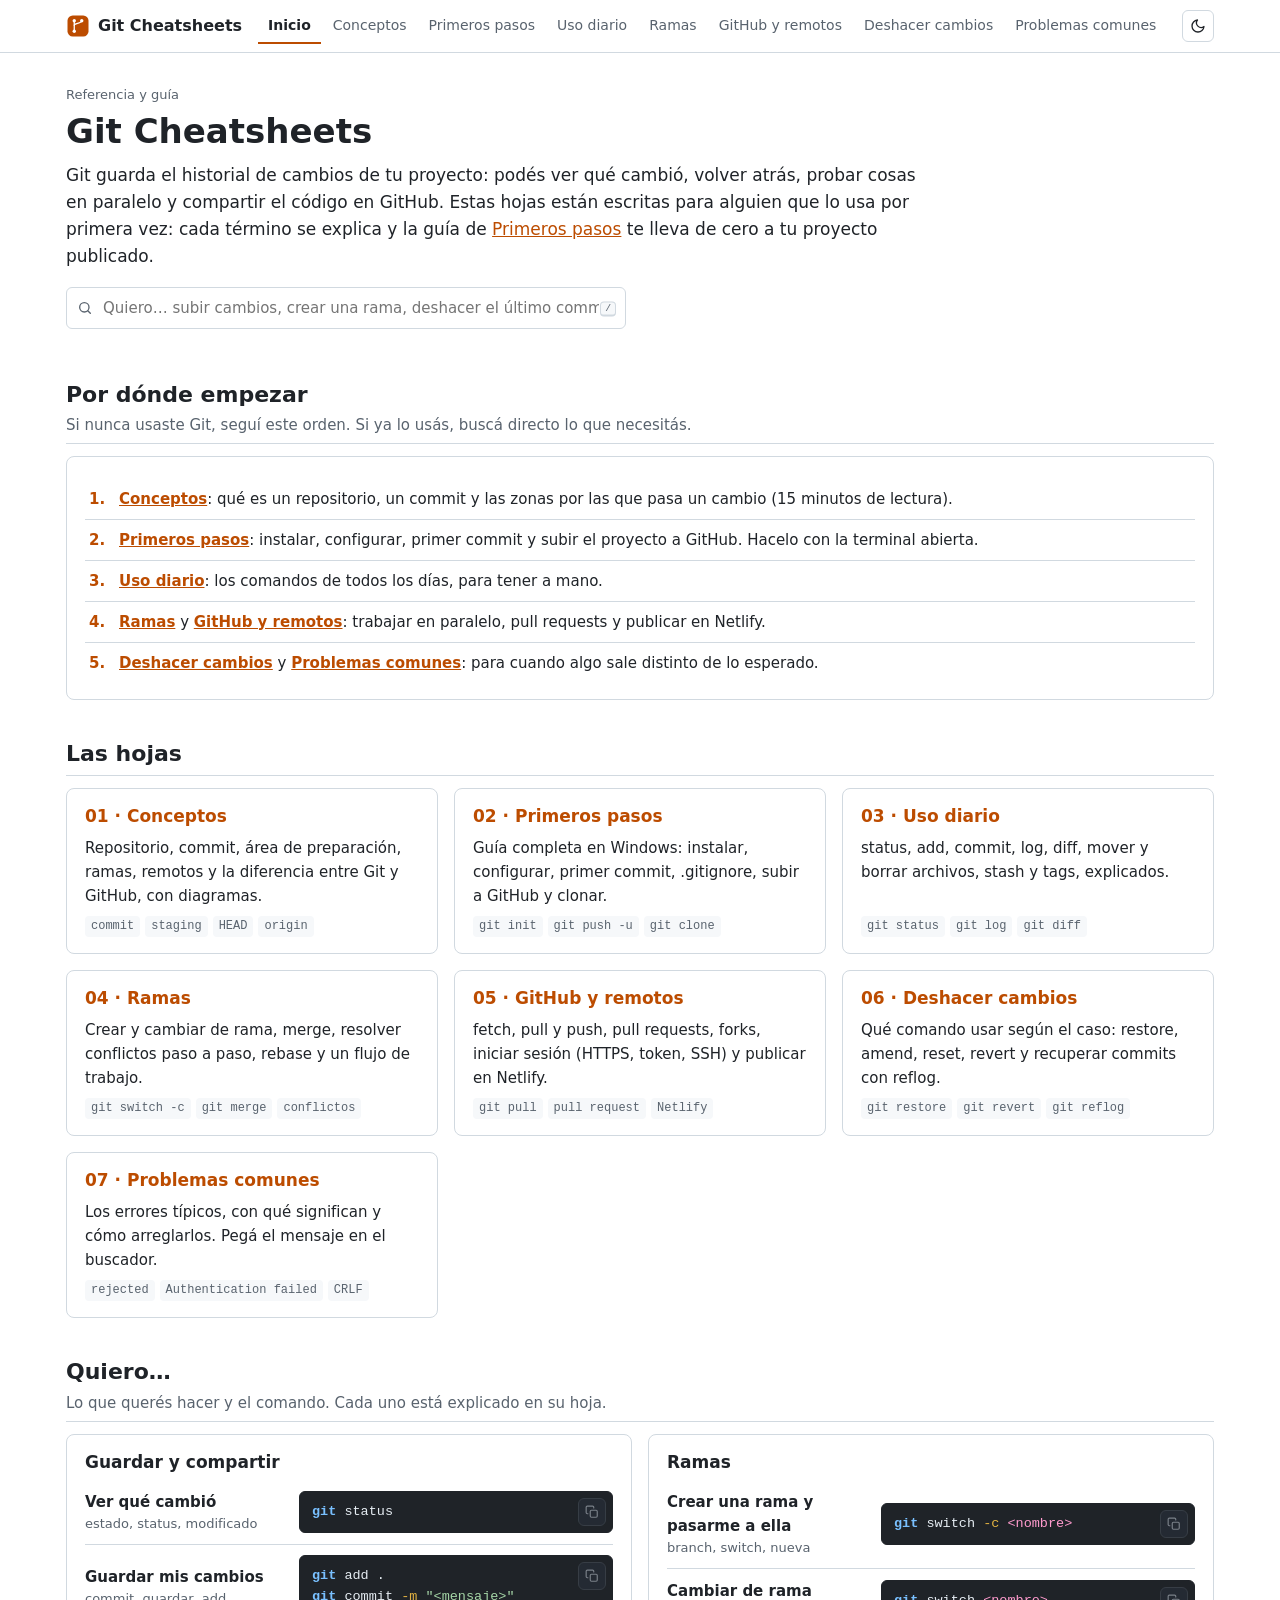
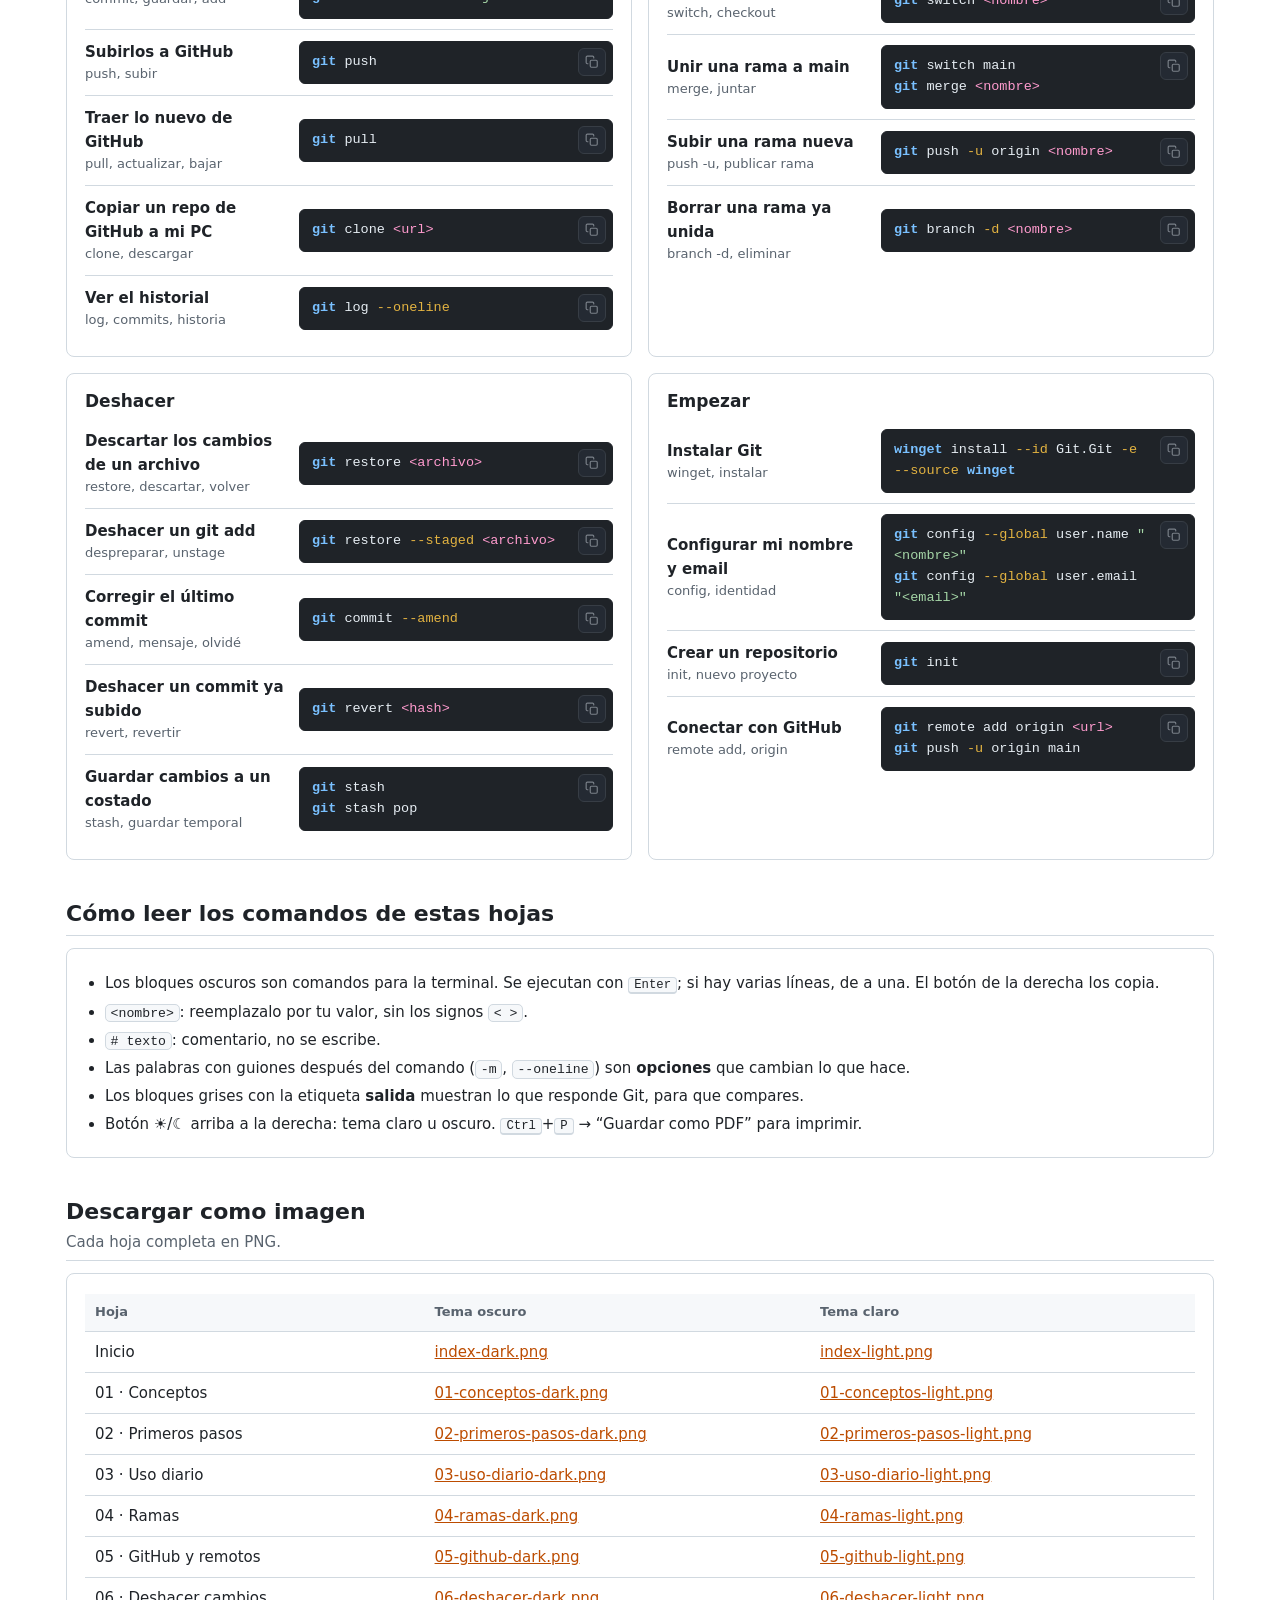
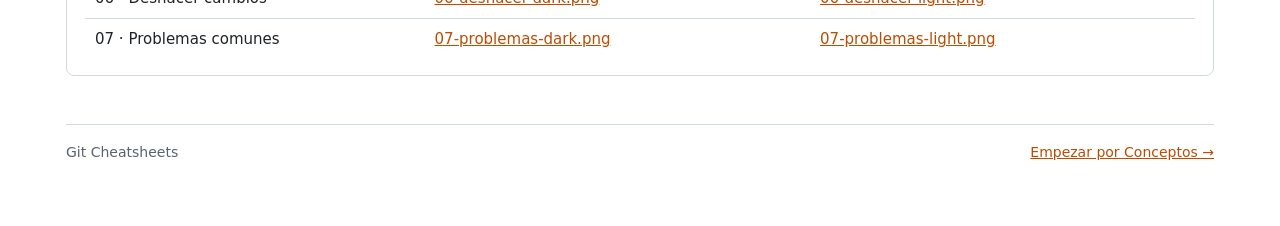
<file: index.html>
<!doctype html>
<html lang="es">
<head>
<meta charset="utf-8">
<meta name="viewport" content="width=device-width, initial-scale=1">
<meta name="description" content="Cheatsheets de Git en español, pensadas para empezar de cero: conceptos, primeros pasos con GitHub, uso diario, ramas, deshacer cambios y problemas comunes.">
<meta name="theme-color" content="#bc4c00">
<title>Git Cheatsheets</title>
<link rel="icon" href="data:image/svg+xml,%3Csvg xmlns='http://www.w3.org/2000/svg' viewBox='0 0 64 64'%3E%3Crect x='4' y='4' width='56' height='56' rx='14' fill='%23bc4c00'/%3E%3Cg fill='none' stroke='%23fff' stroke-width='3.4' stroke-linecap='round'%3E%3Cpath d='M22 18v28'/%3E%3Cpath d='M22 30c0-6 20-4 20-12'/%3E%3C/g%3E%3Cg fill='%23fff'%3E%3Ccircle cx='22' cy='18' r='4.5'/%3E%3Ccircle cx='22' cy='46' r='4.5'/%3E%3Ccircle cx='42' cy='18' r='4.5'/%3E%3C/g%3E%3C/svg%3E">
<link rel="stylesheet" href="assets/style.css">
<script src="assets/app.js"></script>
</head>
<body data-page="inicio">
<header class="topbar"></header>

<main class="wrap">

  <div class="hero">
    <span class="eyebrow">Referencia y guía</span>
    <h1>Git Cheatsheets</h1>
    <p class="lead">Git guarda el historial de cambios de tu proyecto: podés ver qué cambió, volver atrás, probar cosas en paralelo y compartir el código en GitHub. Estas hojas están escritas para alguien que lo usa por primera vez: cada término se explica y la guía de <a href="02-primeros-pasos.html">Primeros pasos</a> te lleva de cero a tu proyecto publicado.</p>
    <div class="toolbar">
      <label class="search">
        <svg viewBox="0 0 24 24" fill="none" stroke="currentColor" stroke-width="2" stroke-linecap="round" aria-hidden="true"><circle cx="11" cy="11" r="7"/><path d="m20 20-3.5-3.5"/></svg>
        <input id="q" type="search" placeholder="Quiero… subir cambios, crear una rama, deshacer el último commit…" autocomplete="off" aria-label="Buscar qué querés hacer">
        <span class="hint"><kbd>/</kbd></span>
      </label>
    </div>
  </div>

  <!-- ================= RUTA ================= -->
  <section class="block">
    <div class="section-head">
      <div class="titles"><h2>Por dónde empezar</h2><p>Si nunca usaste Git, seguí este orden. Si ya lo usás, buscá directo lo que necesitás.</p></div>
    </div>
    <div class="card">
      <ol class="steps">
        <li><a href="01-conceptos.html"><b>Conceptos</b></a>: qué es un repositorio, un commit y las zonas por las que pasa un cambio (15 minutos de lectura).</li>
        <li><a href="02-primeros-pasos.html"><b>Primeros pasos</b></a>: instalar, configurar, primer commit y subir el proyecto a GitHub. Hacelo con la terminal abierta.</li>
        <li><a href="03-uso-diario.html"><b>Uso diario</b></a>: los comandos de todos los días, para tener a mano.</li>
        <li><a href="04-ramas.html"><b>Ramas</b></a> y <a href="05-github.html"><b>GitHub y remotos</b></a>: trabajar en paralelo, pull requests y publicar en Netlify.</li>
        <li><a href="06-deshacer.html"><b>Deshacer cambios</b></a> y <a href="07-problemas.html"><b>Problemas comunes</b></a>: para cuando algo sale distinto de lo esperado.</li>
      </ol>
    </div>
  </section>

  <!-- ================= HOJAS ================= -->
  <section class="block">
    <div class="section-head">
      <div class="titles"><h2>Las hojas</h2></div>
    </div>
    <div class="grid cols-3">
      <a class="card sheet-card" href="01-conceptos.html">
        <h3>01 · Conceptos</h3>
        <p>Repositorio, commit, área de preparación, ramas, remotos y la diferencia entre Git y GitHub, con diagramas.</p>
        <div class="chips"><span>commit</span><span>staging</span><span>HEAD</span><span>origin</span></div>
      </a>
      <a class="card sheet-card" href="02-primeros-pasos.html">
        <h3>02 · Primeros pasos</h3>
        <p>Guía completa en Windows: instalar, configurar, primer commit, .gitignore, subir a GitHub y clonar.</p>
        <div class="chips"><span>git init</span><span>git push -u</span><span>git clone</span></div>
      </a>
      <a class="card sheet-card" href="03-uso-diario.html">
        <h3>03 · Uso diario</h3>
        <p>status, add, commit, log, diff, mover y borrar archivos, stash y tags, explicados.</p>
        <div class="chips"><span>git status</span><span>git log</span><span>git diff</span></div>
      </a>
      <a class="card sheet-card" href="04-ramas.html">
        <h3>04 · Ramas</h3>
        <p>Crear y cambiar de rama, merge, resolver conflictos paso a paso, rebase y un flujo de trabajo.</p>
        <div class="chips"><span>git switch -c</span><span>git merge</span><span>conflictos</span></div>
      </a>
      <a class="card sheet-card" href="05-github.html">
        <h3>05 · GitHub y remotos</h3>
        <p>fetch, pull y push, pull requests, forks, iniciar sesión (HTTPS, token, SSH) y publicar en Netlify.</p>
        <div class="chips"><span>git pull</span><span>pull request</span><span>Netlify</span></div>
      </a>
      <a class="card sheet-card" href="06-deshacer.html">
        <h3>06 · Deshacer cambios</h3>
        <p>Qué comando usar según el caso: restore, amend, reset, revert y recuperar commits con reflog.</p>
        <div class="chips"><span>git restore</span><span>git revert</span><span>git reflog</span></div>
      </a>
      <a class="card sheet-card" href="07-problemas.html">
        <h3>07 · Problemas comunes</h3>
        <p>Los errores típicos, con qué significan y cómo arreglarlos. Pegá el mensaje en el buscador.</p>
        <div class="chips"><span>rejected</span><span>Authentication failed</span><span>CRLF</span></div>
      </a>
    </div>
  </section>

  <!-- ================= QUIERO ================= -->
  <section class="block" id="quiero" data-search>
    <div class="section-head">
      <div class="titles"><h2>Quiero…</h2><p>Lo que querés hacer y el comando. Cada uno está explicado en su hoja.</p></div>
    </div>
    <div class="grid cols-2">
      <div class="card">
        <h3>Guardar y compartir</h3>
        <div class="want">
          <div class="want-row"><div class="q">Ver qué cambió<small>estado, status, modificado</small></div><pre><code>git status</code></pre></div>
          <div class="want-row"><div class="q">Guardar mis cambios<small>commit, guardar, add</small></div><pre><code>git add .
git commit -m "&lt;mensaje&gt;"</code></pre></div>
          <div class="want-row"><div class="q">Subirlos a GitHub<small>push, subir</small></div><pre><code>git push</code></pre></div>
          <div class="want-row"><div class="q">Traer lo nuevo de GitHub<small>pull, actualizar, bajar</small></div><pre><code>git pull</code></pre></div>
          <div class="want-row"><div class="q">Copiar un repo de GitHub a mi PC<small>clone, descargar</small></div><pre><code>git clone &lt;url&gt;</code></pre></div>
          <div class="want-row"><div class="q">Ver el historial<small>log, commits, historia</small></div><pre><code>git log --oneline</code></pre></div>
        </div>
      </div>
      <div class="card">
        <h3>Ramas</h3>
        <div class="want">
          <div class="want-row"><div class="q">Crear una rama y pasarme a ella<small>branch, switch, nueva</small></div><pre><code>git switch -c &lt;nombre&gt;</code></pre></div>
          <div class="want-row"><div class="q">Cambiar de rama<small>switch, checkout</small></div><pre><code>git switch &lt;nombre&gt;</code></pre></div>
          <div class="want-row"><div class="q">Unir una rama a main<small>merge, juntar</small></div><pre><code>git switch main
git merge &lt;nombre&gt;</code></pre></div>
          <div class="want-row"><div class="q">Subir una rama nueva<small>push -u, publicar rama</small></div><pre><code>git push -u origin &lt;nombre&gt;</code></pre></div>
          <div class="want-row"><div class="q">Borrar una rama ya unida<small>branch -d, eliminar</small></div><pre><code>git branch -d &lt;nombre&gt;</code></pre></div>
        </div>
      </div>
      <div class="card">
        <h3>Deshacer</h3>
        <div class="want">
          <div class="want-row"><div class="q">Descartar los cambios de un archivo<small>restore, descartar, volver</small></div><pre><code>git restore &lt;archivo&gt;</code></pre></div>
          <div class="want-row"><div class="q">Deshacer un git add<small>despreparar, unstage</small></div><pre><code>git restore --staged &lt;archivo&gt;</code></pre></div>
          <div class="want-row"><div class="q">Corregir el último commit<small>amend, mensaje, olvidé</small></div><pre><code>git commit --amend</code></pre></div>
          <div class="want-row"><div class="q">Deshacer un commit ya subido<small>revert, revertir</small></div><pre><code>git revert &lt;hash&gt;</code></pre></div>
          <div class="want-row"><div class="q">Guardar cambios a un costado<small>stash, guardar temporal</small></div><pre><code>git stash
git stash pop</code></pre></div>
        </div>
      </div>
      <div class="card">
        <h3>Empezar</h3>
        <div class="want">
          <div class="want-row"><div class="q">Instalar Git<small>winget, instalar</small></div><pre><code>winget install --id Git.Git -e --source winget</code></pre></div>
          <div class="want-row"><div class="q">Configurar mi nombre y email<small>config, identidad</small></div><pre><code>git config --global user.name "&lt;nombre&gt;"
git config --global user.email "&lt;email&gt;"</code></pre></div>
          <div class="want-row"><div class="q">Crear un repositorio<small>init, nuevo proyecto</small></div><pre><code>git init</code></pre></div>
          <div class="want-row"><div class="q">Conectar con GitHub<small>remote add, origin</small></div><pre><code>git remote add origin &lt;url&gt;
git push -u origin main</code></pre></div>
        </div>
      </div>
    </div>
  </section>

  <!-- ================= COMO LEER ================= -->
  <section class="block">
    <div class="section-head">
      <div class="titles"><h2>Cómo leer los comandos de estas hojas</h2></div>
    </div>
    <div class="card">
      <ul>
        <li>Los bloques oscuros son comandos para la terminal. Se ejecutan con <kbd>Enter</kbd>; si hay varias líneas, de a una. El botón de la derecha los copia.</li>
        <li><code>&lt;nombre&gt;</code>: reemplazalo por tu valor, sin los signos <code>&lt; &gt;</code>.</li>
        <li><code># texto</code>: comentario, no se escribe.</li>
        <li>Las palabras con guiones después del comando (<code>-m</code>, <code>--oneline</code>) son <b>opciones</b> que cambian lo que hace.</li>
        <li>Los bloques grises con la etiqueta <b>salida</b> muestran lo que responde Git, para que compares.</li>
        <li>Botón ☀/☾ arriba a la derecha: tema claro u oscuro. <kbd>Ctrl</kbd>+<kbd>P</kbd> → “Guardar como PDF” para imprimir.</li>
      </ul>
    </div>
  </section>

  <!-- ================= DESCARGAS ================= -->
  <section class="block" id="descargas">
    <div class="section-head">
      <div class="titles"><h2>Descargar como imagen</h2><p>Cada hoja completa en PNG.</p></div>
    </div>
    <div class="card">
      <div class="table-wrap">
        <table>
          <thead><tr><th>Hoja</th><th>Tema oscuro</th><th>Tema claro</th></tr></thead>
          <tbody>
            <tr><td>Inicio</td><td><a href="img/index-dark.png" download>index-dark.png</a></td><td><a href="img/index-light.png" download>index-light.png</a></td></tr>
            <tr><td>01 · Conceptos</td><td><a href="img/01-conceptos-dark.png" download>01-conceptos-dark.png</a></td><td><a href="img/01-conceptos-light.png" download>01-conceptos-light.png</a></td></tr>
            <tr><td>02 · Primeros pasos</td><td><a href="img/02-primeros-pasos-dark.png" download>02-primeros-pasos-dark.png</a></td><td><a href="img/02-primeros-pasos-light.png" download>02-primeros-pasos-light.png</a></td></tr>
            <tr><td>03 · Uso diario</td><td><a href="img/03-uso-diario-dark.png" download>03-uso-diario-dark.png</a></td><td><a href="img/03-uso-diario-light.png" download>03-uso-diario-light.png</a></td></tr>
            <tr><td>04 · Ramas</td><td><a href="img/04-ramas-dark.png" download>04-ramas-dark.png</a></td><td><a href="img/04-ramas-light.png" download>04-ramas-light.png</a></td></tr>
            <tr><td>05 · GitHub y remotos</td><td><a href="img/05-github-dark.png" download>05-github-dark.png</a></td><td><a href="img/05-github-light.png" download>05-github-light.png</a></td></tr>
            <tr><td>06 · Deshacer cambios</td><td><a href="img/06-deshacer-dark.png" download>06-deshacer-dark.png</a></td><td><a href="img/06-deshacer-light.png" download>06-deshacer-light.png</a></td></tr>
            <tr><td>07 · Problemas comunes</td><td><a href="img/07-problemas-dark.png" download>07-problemas-dark.png</a></td><td><a href="img/07-problemas-light.png" download>07-problemas-light.png</a></td></tr>
          </tbody>
        </table>
      </div>
    </div>
  </section>

  <p class="empty">Nada por acá. Probá en <a href="03-uso-diario.html">Uso diario</a> o en <a href="07-problemas.html">Problemas comunes</a>.</p>

  <footer class="foot">
    <span>Git Cheatsheets</span>
    <a href="01-conceptos.html">Empezar por Conceptos →</a>
  </footer>
</main>
</body>
</html>
</file>
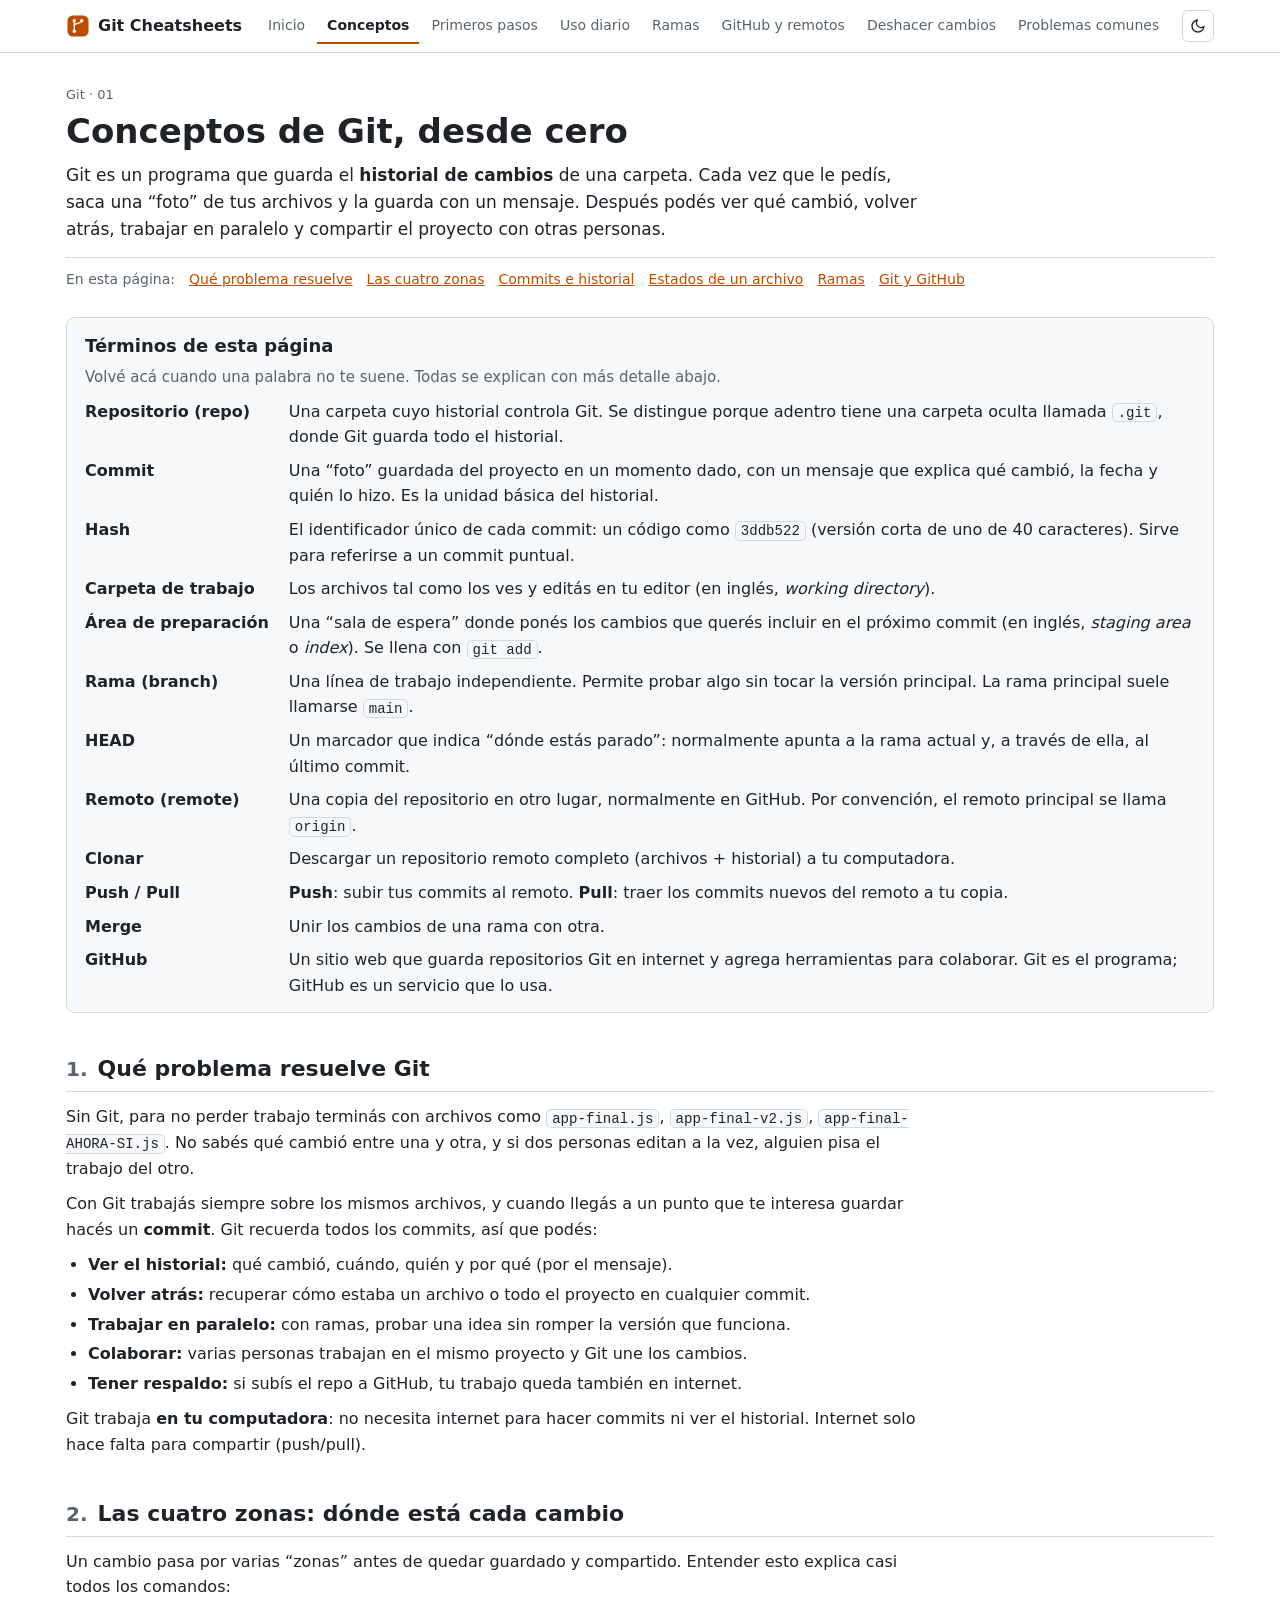
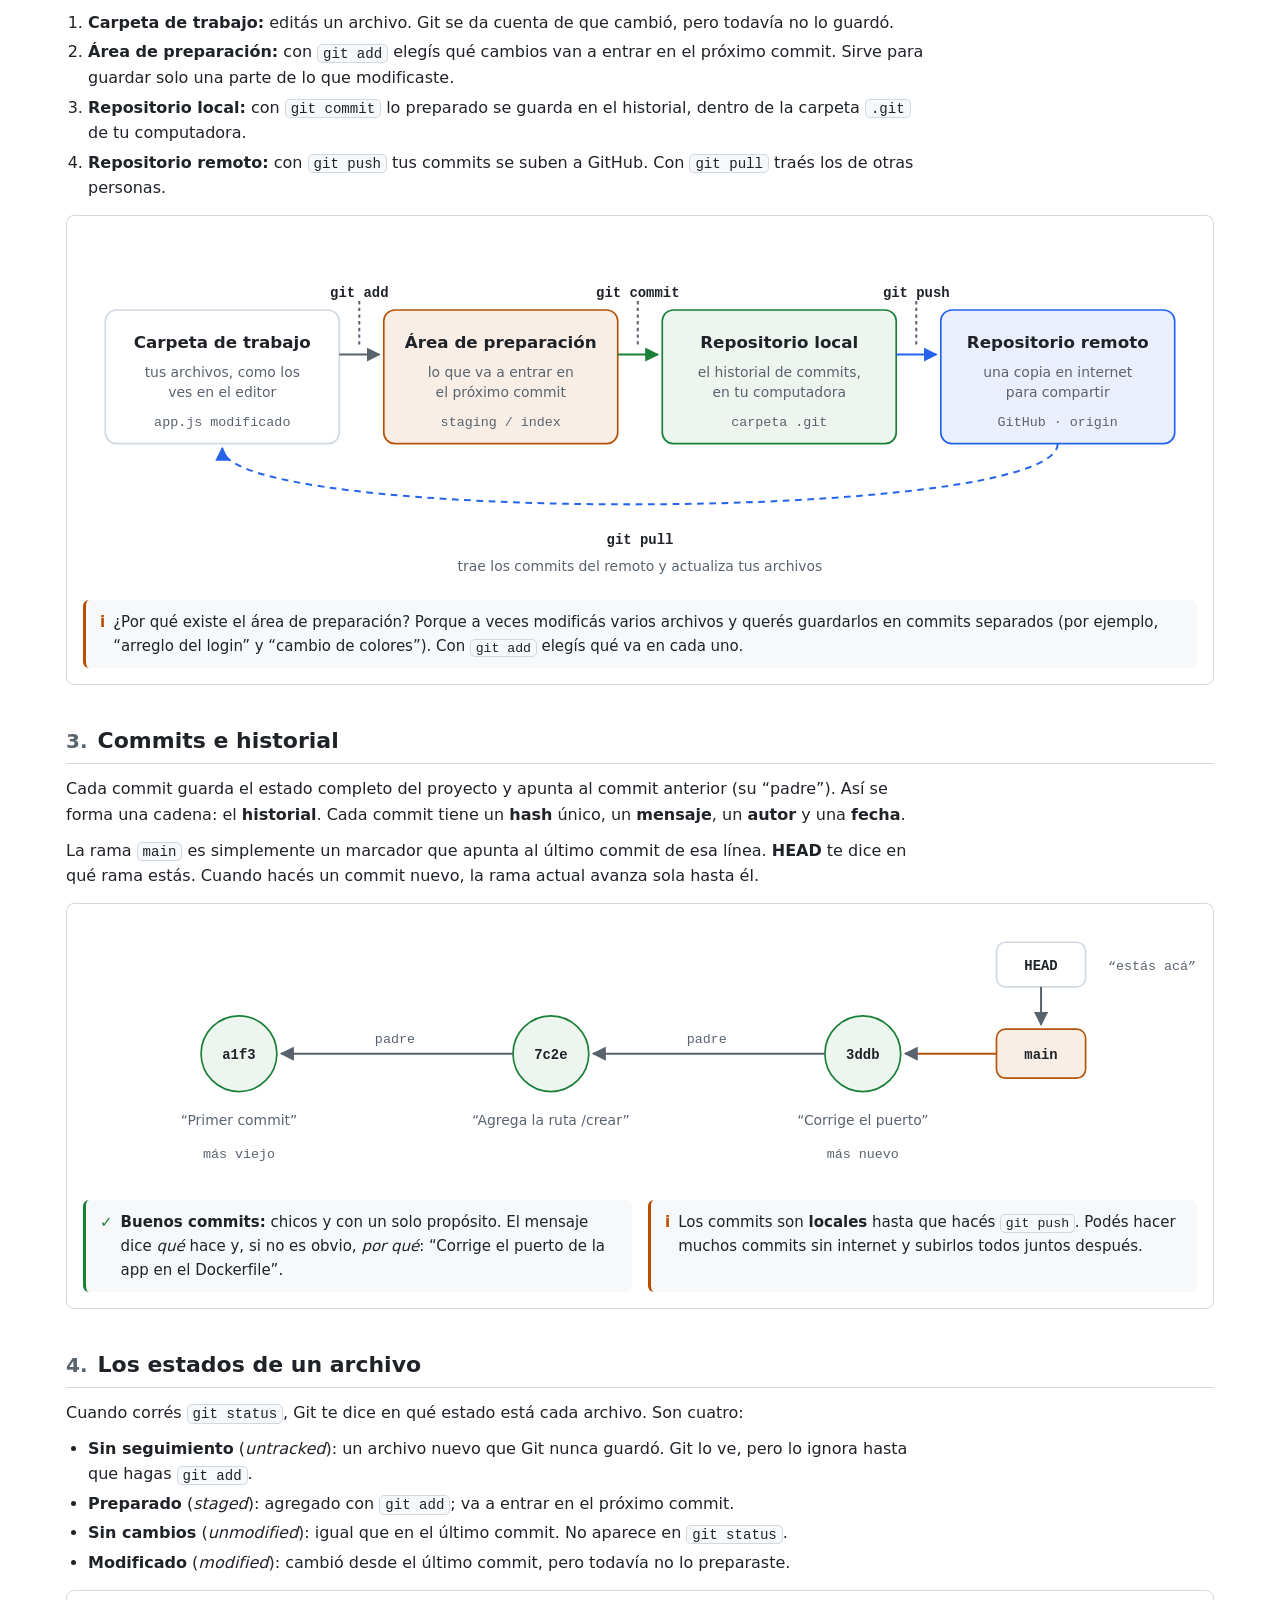
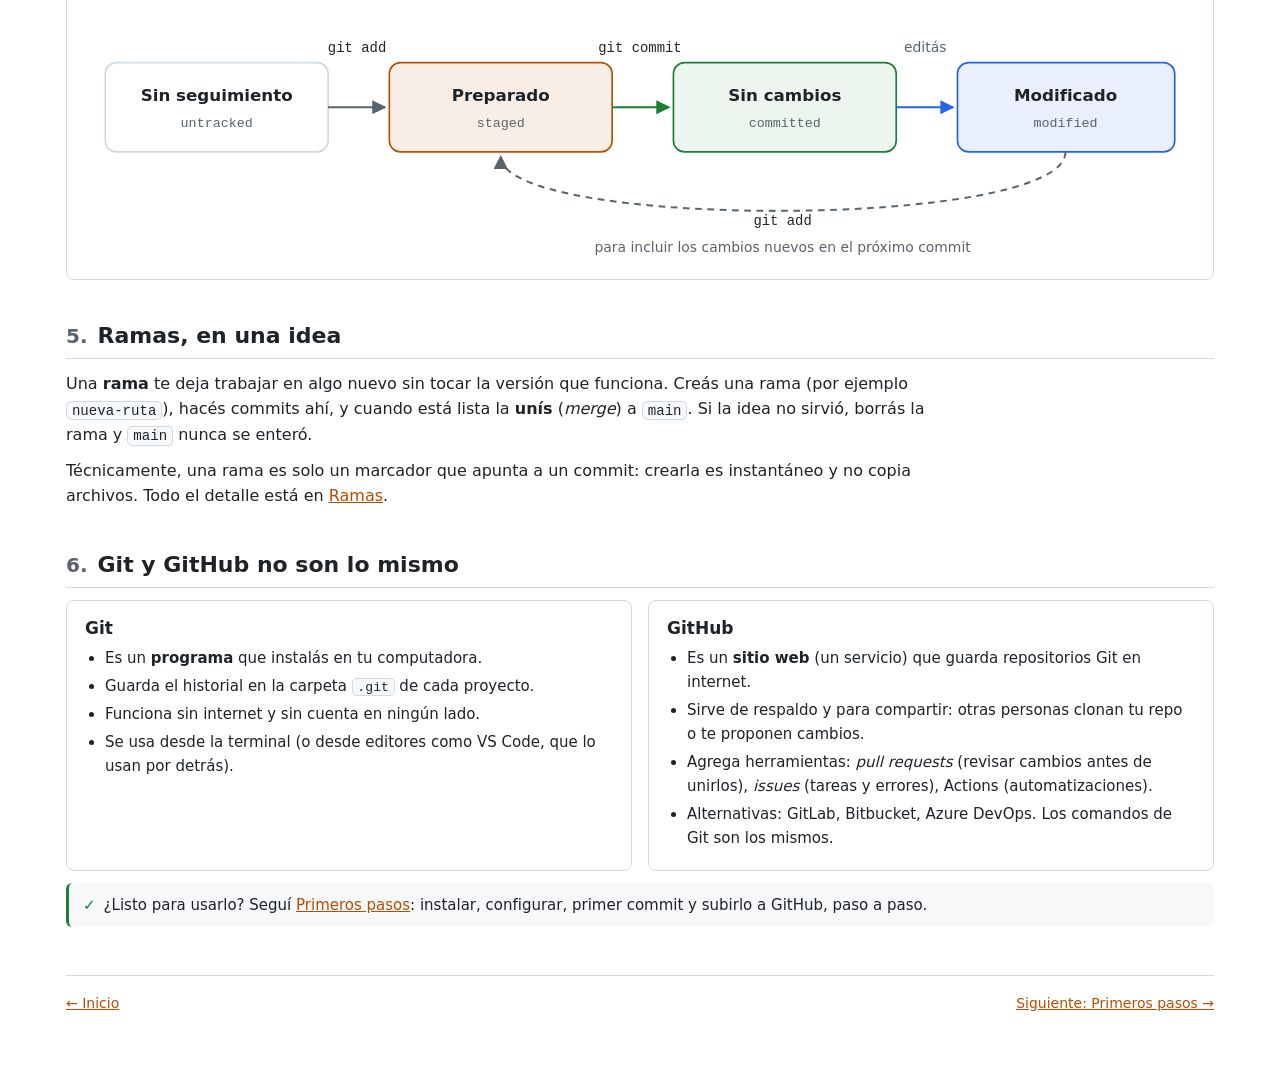
<file: 01-conceptos.html>
<!doctype html>
<html lang="es">
<head>
<meta charset="utf-8">
<meta name="viewport" content="width=device-width, initial-scale=1">
<meta name="description" content="Qué es Git explicado desde cero: repositorio, commit, área de preparación, ramas, remotos y la diferencia entre Git y GitHub.">
<meta name="theme-color" content="#bc4c00">
<title>Git · Conceptos</title>
<link rel="icon" href="data:image/svg+xml,%3Csvg xmlns='http://www.w3.org/2000/svg' viewBox='0 0 64 64'%3E%3Crect x='4' y='4' width='56' height='56' rx='14' fill='%23bc4c00'/%3E%3Cg fill='none' stroke='%23fff' stroke-width='3.4' stroke-linecap='round'%3E%3Cpath d='M22 18v28'/%3E%3Cpath d='M22 30c0-6 20-4 20-12'/%3E%3C/g%3E%3Cg fill='%23fff'%3E%3Ccircle cx='22' cy='18' r='4.5'/%3E%3Ccircle cx='22' cy='46' r='4.5'/%3E%3Ccircle cx='42' cy='18' r='4.5'/%3E%3C/g%3E%3C/svg%3E">
<link rel="stylesheet" href="assets/style.css">
<script src="assets/app.js"></script>
</head>
<body data-page="conceptos">
<header class="topbar"></header>

<svg width="0" height="0" style="position:absolute" aria-hidden="true" focusable="false">
  <defs>
    <marker id="ah" viewBox="0 0 10 10" refX="9" refY="5" markerWidth="7" markerHeight="7" orient="auto-start-reverse"><path d="M0,0 L10,5 L0,10 z" class="d-head"/></marker>
    <marker id="ah-ok" viewBox="0 0 10 10" refX="9" refY="5" markerWidth="7" markerHeight="7" orient="auto-start-reverse"><path d="M0,0 L10,5 L0,10 z" class="f-ok"/></marker>
    <marker id="ah-img" viewBox="0 0 10 10" refX="9" refY="5" markerWidth="7" markerHeight="7" orient="auto-start-reverse"><path d="M0,0 L10,5 L0,10 z" class="f-img"/></marker>
  </defs>
</svg>

<main class="wrap">

  <div class="hero">
    <span class="eyebrow">Git · 01</span>
    <h1>Conceptos de Git, desde cero</h1>
    <p class="lead">Git es un programa que guarda el <b>historial de cambios</b> de una carpeta. Cada vez que le pedís, saca una “foto” de tus archivos y la guarda con un mensaje. Después podés ver qué cambió, volver atrás, trabajar en paralelo y compartir el proyecto con otras personas.</p>
    <nav class="toc">
      <a href="#problema">Qué problema resuelve</a>
      <a href="#zonas">Las cuatro zonas</a>
      <a href="#commits">Commits e historial</a>
      <a href="#archivo">Estados de un archivo</a>
      <a href="#ramas">Ramas</a>
      <a href="#github">Git y GitHub</a>
    </nav>
  </div>

  <section class="terms-box">
    <h2>Términos de esta página</h2>
    <p>Volvé acá cuando una palabra no te suene. Todas se explican con más detalle abajo.</p>
    <dl class="terms">
      <dt>Repositorio (repo)</dt><dd>Una carpeta cuyo historial controla Git. Se distingue porque adentro tiene una carpeta oculta llamada <code>.git</code>, donde Git guarda todo el historial.</dd>
      <dt>Commit</dt><dd>Una “foto” guardada del proyecto en un momento dado, con un mensaje que explica qué cambió, la fecha y quién lo hizo. Es la unidad básica del historial.</dd>
      <dt>Hash</dt><dd>El identificador único de cada commit: un código como <code>3ddb522</code> (versión corta de uno de 40 caracteres). Sirve para referirse a un commit puntual.</dd>
      <dt>Carpeta de trabajo</dt><dd>Los archivos tal como los ves y editás en tu editor (en inglés, <i>working directory</i>).</dd>
      <dt>Área de preparación</dt><dd>Una “sala de espera” donde ponés los cambios que querés incluir en el próximo commit (en inglés, <i>staging area</i> o <i>index</i>). Se llena con <code>git add</code>.</dd>
      <dt>Rama (branch)</dt><dd>Una línea de trabajo independiente. Permite probar algo sin tocar la versión principal. La rama principal suele llamarse <code>main</code>.</dd>
      <dt>HEAD</dt><dd>Un marcador que indica “dónde estás parado”: normalmente apunta a la rama actual y, a través de ella, al último commit.</dd>
      <dt>Remoto (remote)</dt><dd>Una copia del repositorio en otro lugar, normalmente en GitHub. Por convención, el remoto principal se llama <code>origin</code>.</dd>
      <dt>Clonar</dt><dd>Descargar un repositorio remoto completo (archivos + historial) a tu computadora.</dd>
      <dt>Push / Pull</dt><dd><b>Push</b>: subir tus commits al remoto. <b>Pull</b>: traer los commits nuevos del remoto a tu copia.</dd>
      <dt>Merge</dt><dd>Unir los cambios de una rama con otra.</dd>
      <dt>GitHub</dt><dd>Un sitio web que guarda repositorios Git en internet y agrega herramientas para colaborar. Git es el programa; GitHub es un servicio que lo usa.</dd>
    </dl>
  </section>

  <!-- ================= PROBLEMA ================= -->
  <section class="block" id="problema">
    <div class="section-head">
      <div class="num">1</div>
      <div class="titles"><h2>Qué problema resuelve Git</h2></div>
    </div>
    <div class="explain">
      <p>Sin Git, para no perder trabajo terminás con archivos como <code>app-final.js</code>, <code>app-final-v2.js</code>, <code>app-final-AHORA-SI.js</code>. No sabés qué cambió entre una y otra, y si dos personas editan a la vez, alguien pisa el trabajo del otro.</p>
      <p>Con Git trabajás siempre sobre los mismos archivos, y cuando llegás a un punto que te interesa guardar hacés un <b>commit</b>. Git recuerda todos los commits, así que podés:</p>
      <ul>
        <li><b>Ver el historial:</b> qué cambió, cuándo, quién y por qué (por el mensaje).</li>
        <li><b>Volver atrás:</b> recuperar cómo estaba un archivo o todo el proyecto en cualquier commit.</li>
        <li><b>Trabajar en paralelo:</b> con ramas, probar una idea sin romper la versión que funciona.</li>
        <li><b>Colaborar:</b> varias personas trabajan en el mismo proyecto y Git une los cambios.</li>
        <li><b>Tener respaldo:</b> si subís el repo a GitHub, tu trabajo queda también en internet.</li>
      </ul>
      <p>Git trabaja <b>en tu computadora</b>: no necesita internet para hacer commits ni ver el historial. Internet solo hace falta para compartir (push/pull).</p>
    </div>
  </section>

  <!-- ================= ZONAS ================= -->
  <section class="block" id="zonas">
    <div class="section-head">
      <div class="num">2</div>
      <div class="titles"><h2>Las cuatro zonas: dónde está cada cambio</h2></div>
    </div>
    <div class="explain">
      <p>Un cambio pasa por varias “zonas” antes de quedar guardado y compartido. Entender esto explica casi todos los comandos:</p>
      <ol>
        <li><b>Carpeta de trabajo:</b> editás un archivo. Git se da cuenta de que cambió, pero todavía no lo guardó.</li>
        <li><b>Área de preparación:</b> con <code>git add</code> elegís qué cambios van a entrar en el próximo commit. Sirve para guardar solo una parte de lo que modificaste.</li>
        <li><b>Repositorio local:</b> con <code>git commit</code> lo preparado se guarda en el historial, dentro de la carpeta <code>.git</code> de tu computadora.</li>
        <li><b>Repositorio remoto:</b> con <code>git push</code> tus commits se suben a GitHub. Con <code>git pull</code> traés los de otras personas.</li>
      </ol>
    </div>
    <div class="diagram">
      <div class="svg-scroll">
      <svg viewBox="0 0 1000 320" role="img" aria-label="Carpeta de trabajo, git add al área de preparación, git commit al repositorio local, git push al remoto; git pull trae del remoto a la carpeta de trabajo">
        <rect x="20" y="70" width="210" height="120" rx="10" class="d-plain"/>
        <text x="125" y="104" text-anchor="middle" class="d-title">Carpeta de trabajo</text>
        <text x="125" y="130" text-anchor="middle" class="d-sub">tus archivos, como los</text>
        <text x="125" y="148" text-anchor="middle" class="d-sub">ves en el editor</text>
        <text x="125" y="174" text-anchor="middle" class="d-lbl">app.js modificado</text>

        <rect x="270" y="70" width="210" height="120" rx="10" class="d-vol"/>
        <text x="375" y="104" text-anchor="middle" class="d-title">Área de preparación</text>
        <text x="375" y="130" text-anchor="middle" class="d-sub">lo que va a entrar en</text>
        <text x="375" y="148" text-anchor="middle" class="d-sub">el próximo commit</text>
        <text x="375" y="174" text-anchor="middle" class="d-lbl">staging / index</text>

        <rect x="520" y="70" width="210" height="120" rx="10" class="d-ok"/>
        <text x="625" y="104" text-anchor="middle" class="d-title">Repositorio local</text>
        <text x="625" y="130" text-anchor="middle" class="d-sub">el historial de commits,</text>
        <text x="625" y="148" text-anchor="middle" class="d-sub">en tu computadora</text>
        <text x="625" y="174" text-anchor="middle" class="d-lbl">carpeta .git</text>

        <rect x="770" y="70" width="210" height="120" rx="10" class="d-img"/>
        <text x="875" y="104" text-anchor="middle" class="d-title">Repositorio remoto</text>
        <text x="875" y="130" text-anchor="middle" class="d-sub">una copia en internet</text>
        <text x="875" y="148" text-anchor="middle" class="d-sub">para compartir</text>
        <text x="875" y="174" text-anchor="middle" class="d-lbl">GitHub · origin</text>

        <path d="M230,110 L266,110" class="d-line" marker-end="url(#ah)"/>
        <text x="248" y="58" text-anchor="middle" class="d-code" style="font-weight:700">git add</text>
        <path d="M248,62 L248,104" class="d-line" style="stroke-dasharray:3 3"/>
        <path d="M480,110 L516,110" class="d-line s-ok" marker-end="url(#ah-ok)"/>
        <text x="498" y="58" text-anchor="middle" class="d-code" style="font-weight:700">git commit</text>
        <path d="M498,62 L498,104" class="d-line" style="stroke-dasharray:3 3"/>
        <path d="M730,110 L766,110" class="d-line s-img" marker-end="url(#ah-img)"/>
        <text x="748" y="58" text-anchor="middle" class="d-code" style="font-weight:700">git push</text>
        <path d="M748,62 L748,104" class="d-line" style="stroke-dasharray:3 3"/>

        <path d="M875,190 C875,262 125,262 125,194" class="d-line s-img" style="stroke-dasharray:6 5" marker-end="url(#ah-img)"/>
        <text x="500" y="280" text-anchor="middle" class="d-code" style="font-weight:700">git pull</text>
        <text x="500" y="304" text-anchor="middle" class="d-sub">trae los commits del remoto y actualiza tus archivos</text>
      </svg>
      </div>
      <div class="callout info"><span class="ico">i</span><p>¿Por qué existe el área de preparación? Porque a veces modificás varios archivos y querés guardarlos en commits separados (por ejemplo, “arreglo del login” y “cambio de colores”). Con <code>git add</code> elegís qué va en cada uno.</p></div>
    </div>
  </section>

  <!-- ================= COMMITS ================= -->
  <section class="block" id="commits">
    <div class="section-head">
      <div class="num">3</div>
      <div class="titles"><h2>Commits e historial</h2></div>
    </div>
    <div class="explain">
      <p>Cada commit guarda el estado completo del proyecto y apunta al commit anterior (su “padre”). Así se forma una cadena: el <b>historial</b>. Cada commit tiene un <b>hash</b> único, un <b>mensaje</b>, un <b>autor</b> y una <b>fecha</b>.</p>
      <p>La rama <code>main</code> es simplemente un marcador que apunta al último commit de esa línea. <b>HEAD</b> te dice en qué rama estás. Cuando hacés un commit nuevo, la rama actual avanza sola hasta él.</p>
    </div>
    <div class="diagram">
      <div class="svg-scroll">
      <svg viewBox="0 0 1000 230" role="img" aria-label="Tres commits encadenados; la rama main apunta al último y HEAD apunta a main">
        <circle cx="140" cy="120" r="34" class="d-ok"/>
        <text x="140" y="125" text-anchor="middle" class="d-code" style="font-weight:700">a1f3</text>
        <text x="140" y="184" text-anchor="middle" class="d-sub">“Primer commit”</text>

        <circle cx="420" cy="120" r="34" class="d-ok"/>
        <text x="420" y="125" text-anchor="middle" class="d-code" style="font-weight:700">7c2e</text>
        <text x="420" y="184" text-anchor="middle" class="d-sub">“Agrega la ruta /crear”</text>

        <circle cx="700" cy="120" r="34" class="d-ok"/>
        <text x="700" y="125" text-anchor="middle" class="d-code" style="font-weight:700">3ddb</text>
        <text x="700" y="184" text-anchor="middle" class="d-sub">“Corrige el puerto”</text>

        <path d="M386,120 L178,120" class="d-line" marker-end="url(#ah)"/>
        <path d="M666,120 L458,120" class="d-line" marker-end="url(#ah)"/>
        <text x="280" y="110" text-anchor="middle" class="d-lbl">padre</text>
        <text x="560" y="110" text-anchor="middle" class="d-lbl">padre</text>

        <rect x="820" y="98" width="80" height="44" rx="8" class="d-vol"/>
        <text x="860" y="125" text-anchor="middle" class="d-code" style="font-weight:700">main</text>
        <path d="M820,120 L738,120" class="d-line s-vol" marker-end="url(#ah)"/>

        <rect x="820" y="20" width="80" height="40" rx="8" class="d-plain"/>
        <text x="860" y="45" text-anchor="middle" class="d-code" style="font-weight:700">HEAD</text>
        <path d="M860,60 L860,94" class="d-line" marker-end="url(#ah)"/>
        <text x="920" y="45" class="d-lbl">“estás acá”</text>

        <text x="140" y="214" text-anchor="middle" class="d-lbl">más viejo</text>
        <text x="700" y="214" text-anchor="middle" class="d-lbl">más nuevo</text>
      </svg>
      </div>
      <div class="grid cols-2" style="margin-top:12px">
        <div class="callout tip"><span class="ico">✓</span><p><b>Buenos commits:</b> chicos y con un solo propósito. El mensaje dice <i>qué</i> hace y, si no es obvio, <i>por qué</i>: “Corrige el puerto de la app en el Dockerfile”.</p></div>
        <div class="callout info"><span class="ico">i</span><p>Los commits son <b>locales</b> hasta que hacés <code>git push</code>. Podés hacer muchos commits sin internet y subirlos todos juntos después.</p></div>
      </div>
    </div>
  </section>

  <!-- ================= ESTADOS ================= -->
  <section class="block" id="archivo">
    <div class="section-head">
      <div class="num">4</div>
      <div class="titles"><h2>Los estados de un archivo</h2></div>
    </div>
    <div class="explain">
      <p>Cuando corrés <code>git status</code>, Git te dice en qué estado está cada archivo. Son cuatro:</p>
      <ul>
        <li><b>Sin seguimiento</b> (<i>untracked</i>): un archivo nuevo que Git nunca guardó. Git lo ve, pero lo ignora hasta que hagas <code>git add</code>.</li>
        <li><b>Preparado</b> (<i>staged</i>): agregado con <code>git add</code>; va a entrar en el próximo commit.</li>
        <li><b>Sin cambios</b> (<i>unmodified</i>): igual que en el último commit. No aparece en <code>git status</code>.</li>
        <li><b>Modificado</b> (<i>modified</i>): cambió desde el último commit, pero todavía no lo preparaste.</li>
      </ul>
    </div>
    <div class="diagram">
      <div class="svg-scroll">
      <svg viewBox="0 0 1000 230" role="img" aria-label="Sin seguimiento pasa a preparado con git add; preparado a sin cambios con git commit; sin cambios a modificado al editar; modificado vuelve a preparado con git add">
        <rect x="20" y="50" width="200" height="80" rx="10" class="d-plain"/>
        <text x="120" y="84" text-anchor="middle" class="d-title">Sin seguimiento</text>
        <text x="120" y="108" text-anchor="middle" class="d-lbl">untracked</text>

        <rect x="275" y="50" width="200" height="80" rx="10" class="d-vol"/>
        <text x="375" y="84" text-anchor="middle" class="d-title">Preparado</text>
        <text x="375" y="108" text-anchor="middle" class="d-lbl">staged</text>

        <rect x="530" y="50" width="200" height="80" rx="10" class="d-ok"/>
        <text x="630" y="84" text-anchor="middle" class="d-title">Sin cambios</text>
        <text x="630" y="108" text-anchor="middle" class="d-lbl">committed</text>

        <rect x="785" y="50" width="195" height="80" rx="10" class="d-img"/>
        <text x="882" y="84" text-anchor="middle" class="d-title">Modificado</text>
        <text x="882" y="108" text-anchor="middle" class="d-lbl">modified</text>

        <path d="M220,90 L271,90" class="d-line" marker-end="url(#ah)"/>
        <text x="246" y="40" text-anchor="middle" class="d-code">git add</text>
        <path d="M475,90 L526,90" class="d-line s-ok" marker-end="url(#ah-ok)"/>
        <text x="500" y="40" text-anchor="middle" class="d-code">git commit</text>
        <path d="M730,90 L781,90" class="d-line s-img" marker-end="url(#ah-img)"/>
        <text x="756" y="40" text-anchor="middle" class="d-sub">editás</text>

        <path d="M882,130 C882,200 375,200 375,134" class="d-line" style="stroke-dasharray:6 5" marker-end="url(#ah)"/>
        <text x="628" y="196" text-anchor="middle" class="d-code">git add</text>
        <text x="628" y="220" text-anchor="middle" class="d-sub">para incluir los cambios nuevos en el próximo commit</text>
      </svg>
      </div>
    </div>
  </section>

  <!-- ================= RAMAS ================= -->
  <section class="block" id="ramas">
    <div class="section-head">
      <div class="num">5</div>
      <div class="titles"><h2>Ramas, en una idea</h2></div>
    </div>
    <div class="explain">
      <p>Una <b>rama</b> te deja trabajar en algo nuevo sin tocar la versión que funciona. Creás una rama (por ejemplo <code>nueva-ruta</code>), hacés commits ahí, y cuando está lista la <b>unís</b> (<i>merge</i>) a <code>main</code>. Si la idea no sirvió, borrás la rama y <code>main</code> nunca se enteró.</p>
      <p>Técnicamente, una rama es solo un marcador que apunta a un commit: crearla es instantáneo y no copia archivos. Todo el detalle está en <a href="04-ramas.html">Ramas</a>.</p>
    </div>
  </section>

  <!-- ================= GITHUB ================= -->
  <section class="block" id="github">
    <div class="section-head">
      <div class="num">6</div>
      <div class="titles"><h2>Git y GitHub no son lo mismo</h2></div>
    </div>
    <div class="grid cols-2">
      <div class="card">
        <h3>Git</h3>
        <ul>
          <li>Es un <b>programa</b> que instalás en tu computadora.</li>
          <li>Guarda el historial en la carpeta <code>.git</code> de cada proyecto.</li>
          <li>Funciona sin internet y sin cuenta en ningún lado.</li>
          <li>Se usa desde la terminal (o desde editores como VS Code, que lo usan por detrás).</li>
        </ul>
      </div>
      <div class="card">
        <h3>GitHub</h3>
        <ul>
          <li>Es un <b>sitio web</b> (un servicio) que guarda repositorios Git en internet.</li>
          <li>Sirve de respaldo y para compartir: otras personas clonan tu repo o te proponen cambios.</li>
          <li>Agrega herramientas: <i>pull requests</i> (revisar cambios antes de unirlos), <i>issues</i> (tareas y errores), Actions (automatizaciones).</li>
          <li>Alternativas: GitLab, Bitbucket, Azure DevOps. Los comandos de Git son los mismos.</li>
        </ul>
      </div>
    </div>
    <div class="callout tip"><span class="ico">✓</span><p>¿Listo para usarlo? Seguí <a href="02-primeros-pasos.html">Primeros pasos</a>: instalar, configurar, primer commit y subirlo a GitHub, paso a paso.</p></div>
  </section>

  <footer class="foot">
    <a href="index.html">← Inicio</a>
    <a href="02-primeros-pasos.html">Siguiente: Primeros pasos →</a>
  </footer>
</main>
</body>
</html>
</file>
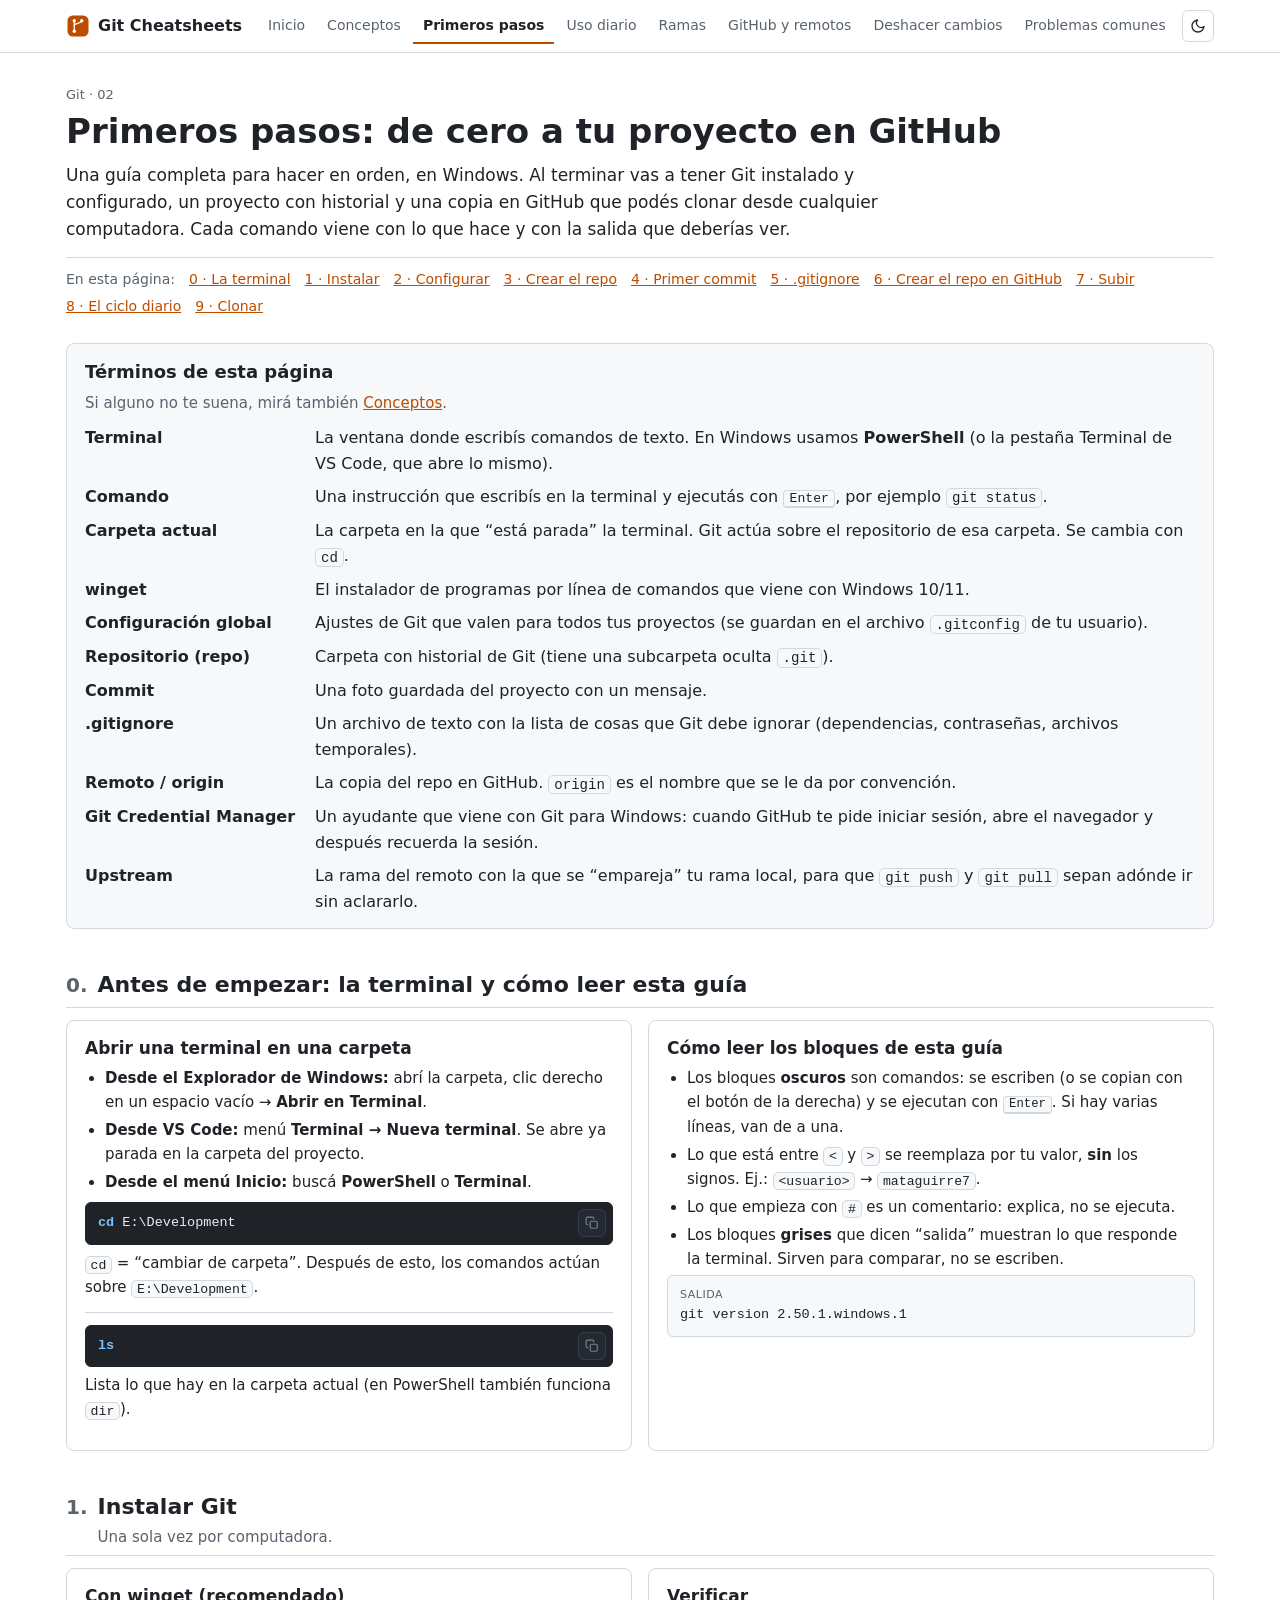
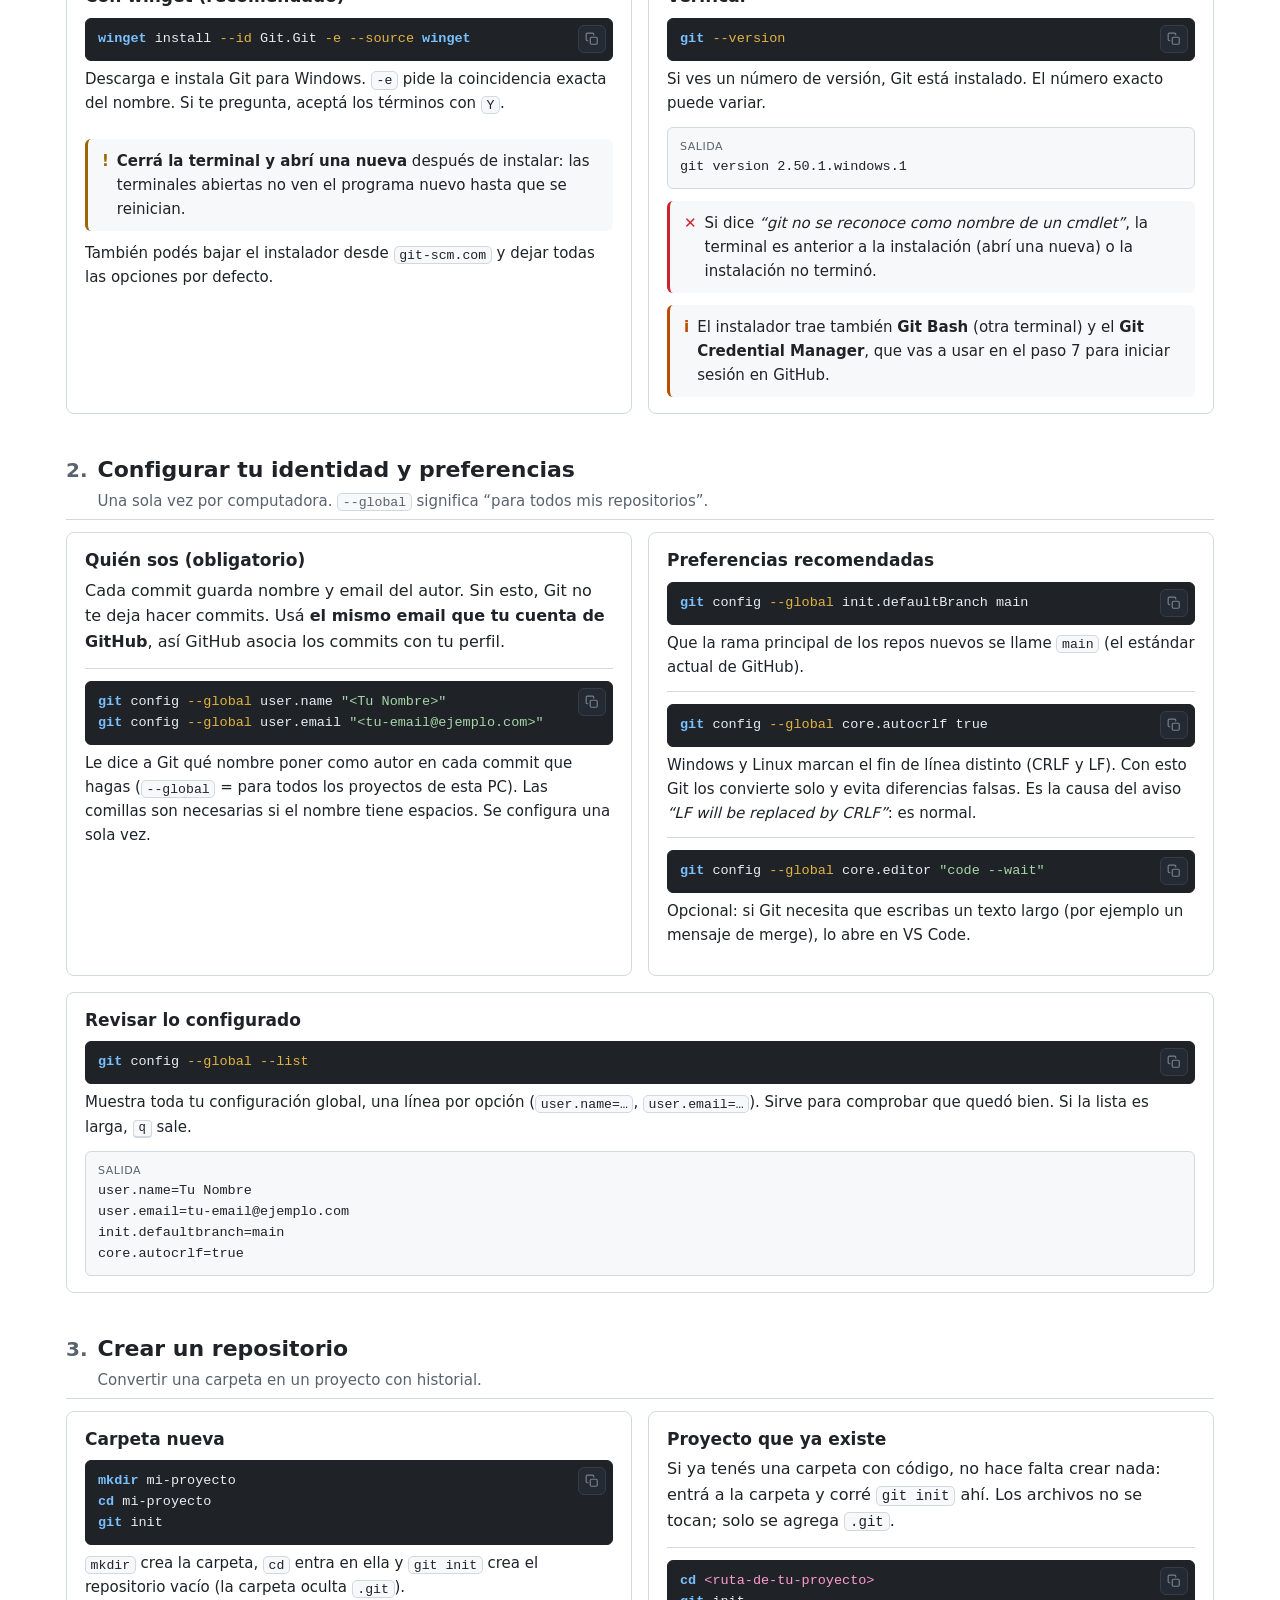
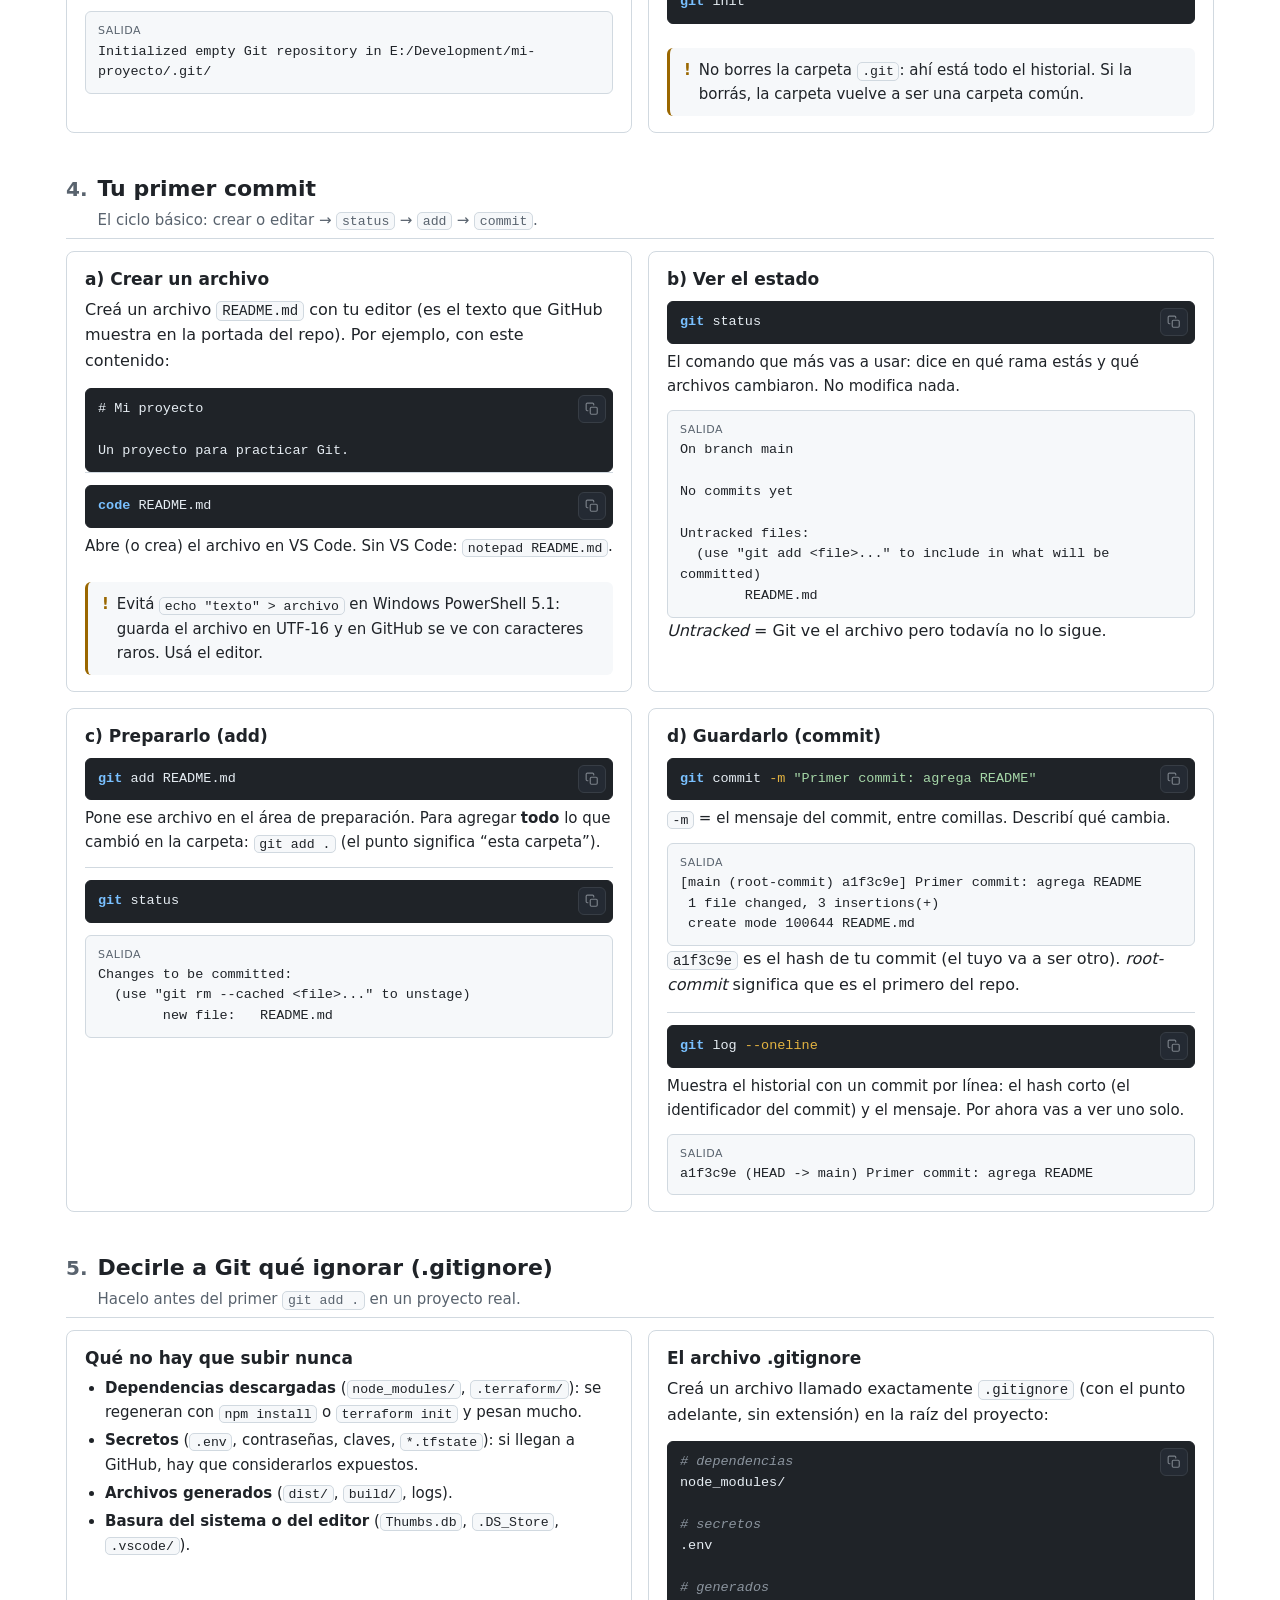
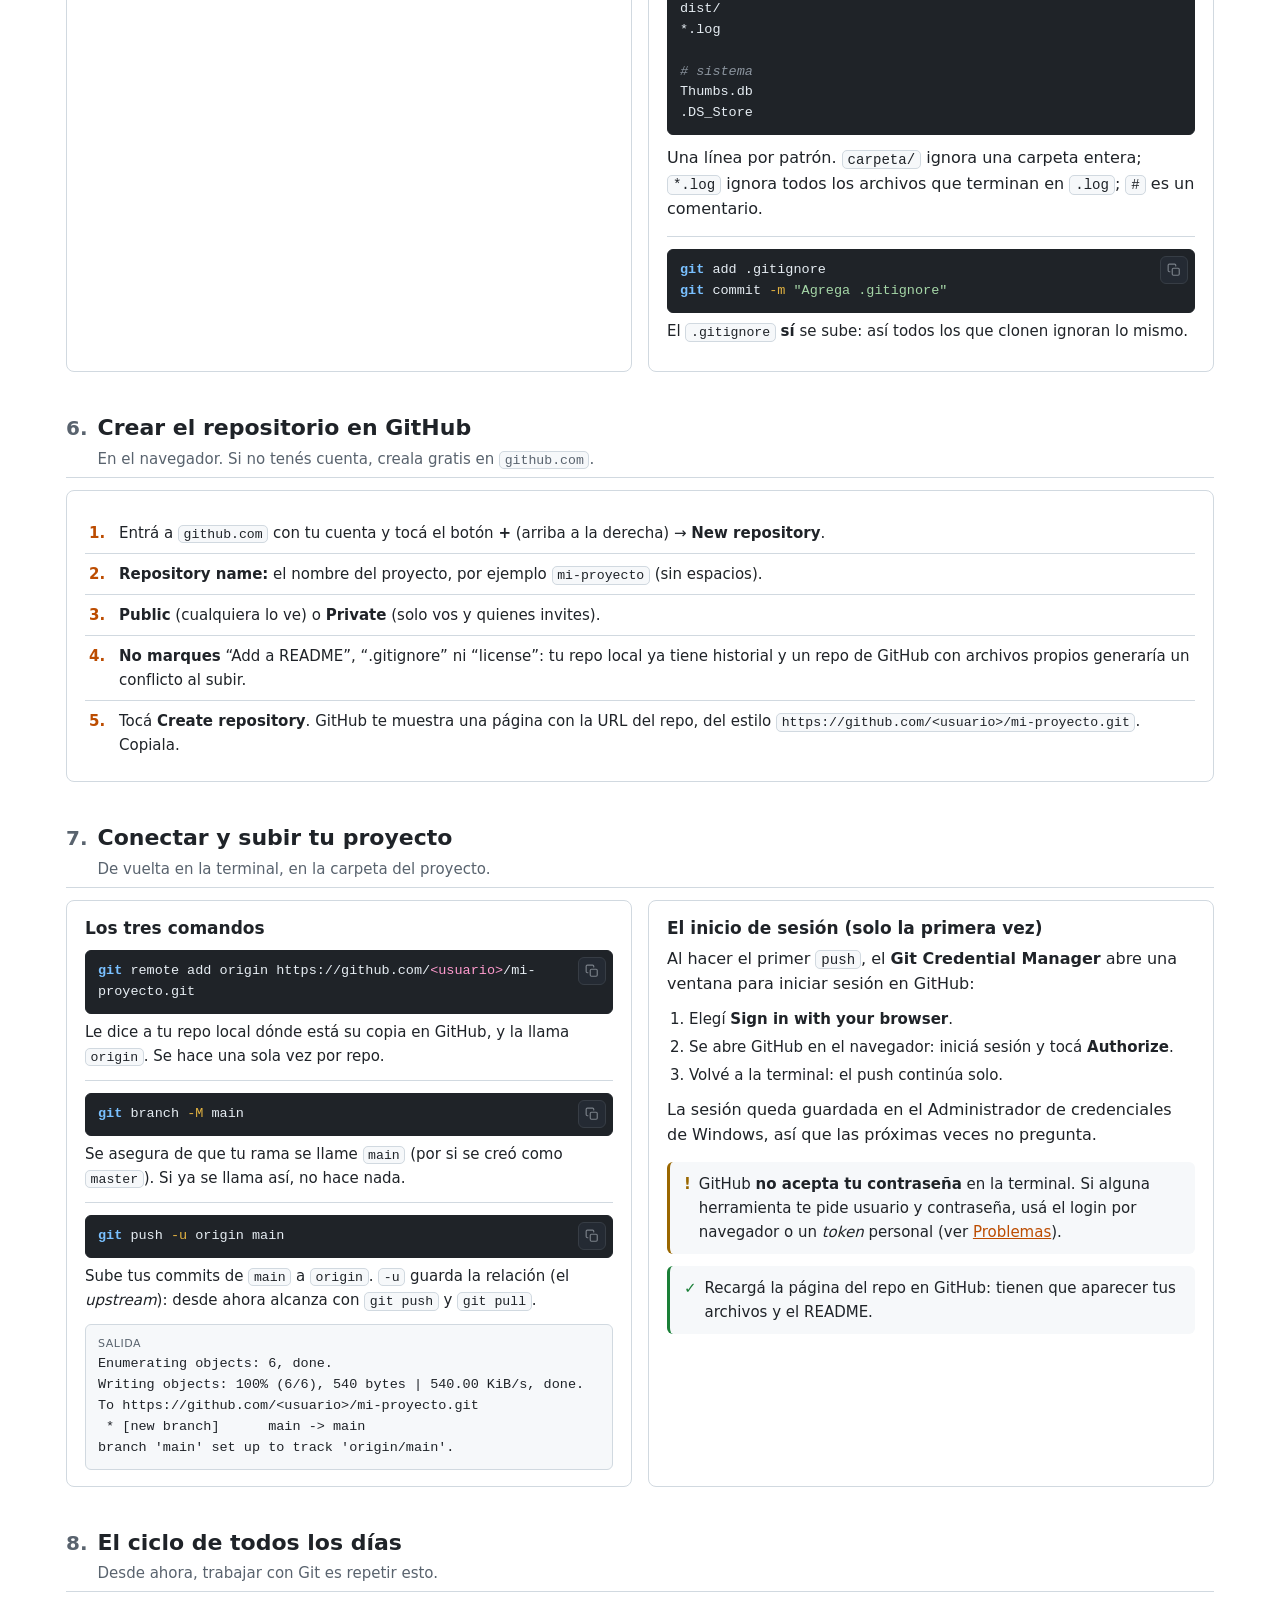
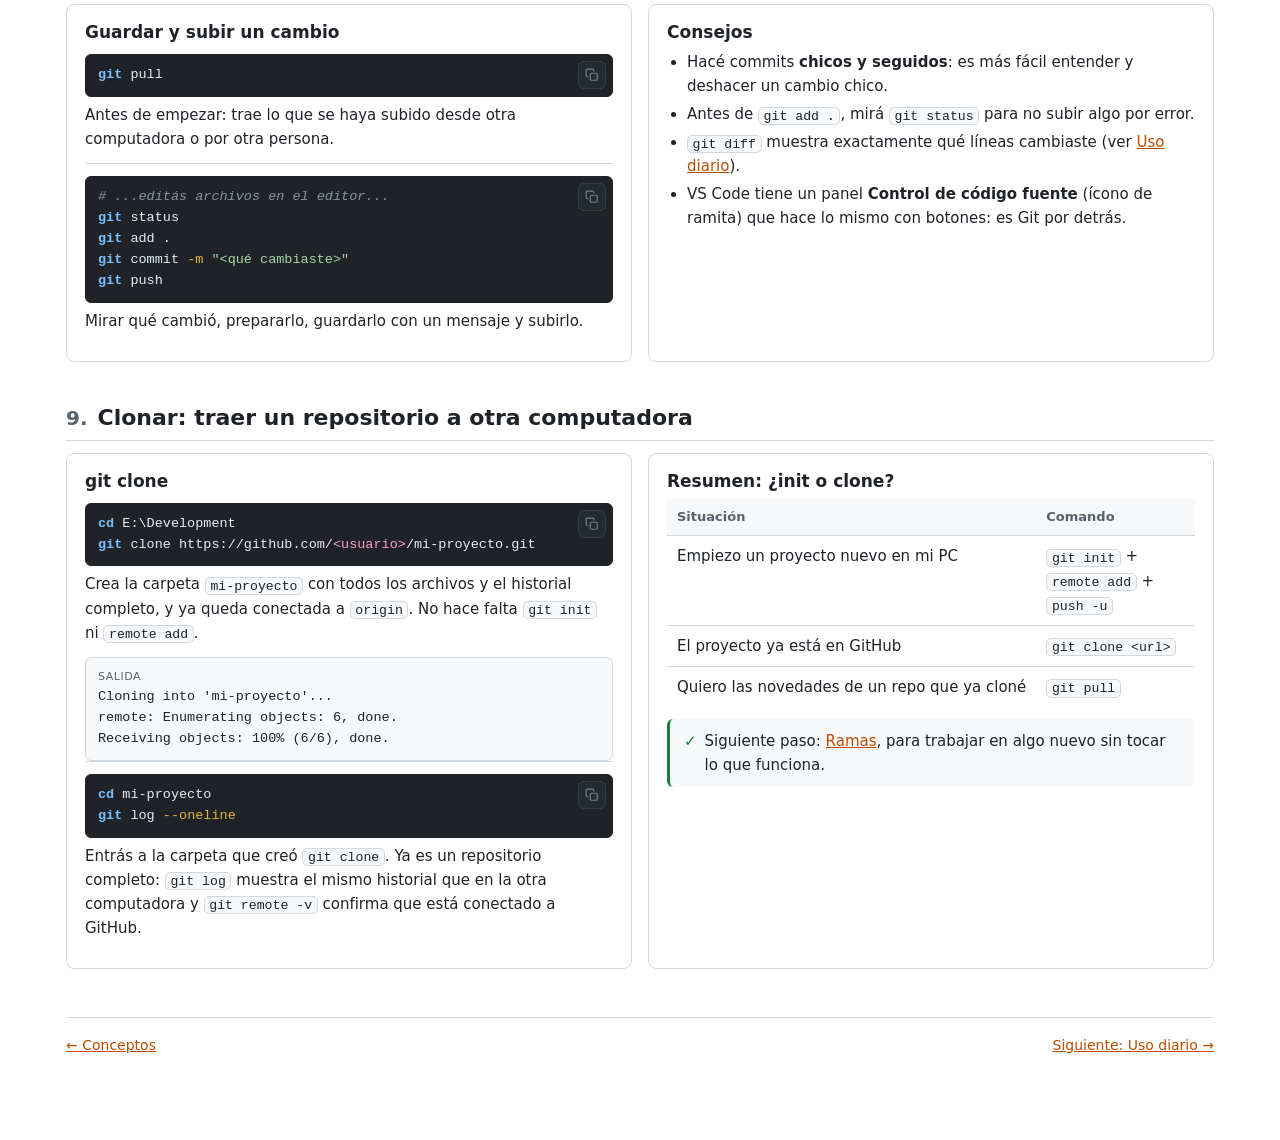
<file: 02-primeros-pasos.html>
<!doctype html>
<html lang="es">
<head>
<meta charset="utf-8">
<meta name="viewport" content="width=device-width, initial-scale=1">
<meta name="description" content="Guía paso a paso de Git en Windows: instalar, configurar, crear un repositorio, primer commit, .gitignore, subir a GitHub y clonar.">
<meta name="theme-color" content="#bc4c00">
<title>Git · Primeros pasos</title>
<link rel="icon" href="data:image/svg+xml,%3Csvg xmlns='http://www.w3.org/2000/svg' viewBox='0 0 64 64'%3E%3Crect x='4' y='4' width='56' height='56' rx='14' fill='%23bc4c00'/%3E%3Cg fill='none' stroke='%23fff' stroke-width='3.4' stroke-linecap='round'%3E%3Cpath d='M22 18v28'/%3E%3Cpath d='M22 30c0-6 20-4 20-12'/%3E%3C/g%3E%3Cg fill='%23fff'%3E%3Ccircle cx='22' cy='18' r='4.5'/%3E%3Ccircle cx='22' cy='46' r='4.5'/%3E%3Ccircle cx='42' cy='18' r='4.5'/%3E%3C/g%3E%3C/svg%3E">
<link rel="stylesheet" href="assets/style.css">
<script src="assets/app.js"></script>
</head>
<body data-page="empezar">
<header class="topbar"></header>

<main class="wrap">

  <div class="hero">
    <span class="eyebrow">Git · 02</span>
    <h1>Primeros pasos: de cero a tu proyecto en GitHub</h1>
    <p class="lead">Una guía completa para hacer en orden, en Windows. Al terminar vas a tener Git instalado y configurado, un proyecto con historial y una copia en GitHub que podés clonar desde cualquier computadora. Cada comando viene con lo que hace y con la salida que deberías ver.</p>
    <nav class="toc">
      <a href="#terminal">0 · La terminal</a>
      <a href="#instalar">1 · Instalar</a>
      <a href="#configurar">2 · Configurar</a>
      <a href="#init">3 · Crear el repo</a>
      <a href="#commit">4 · Primer commit</a>
      <a href="#gitignore">5 · .gitignore</a>
      <a href="#github">6 · Crear el repo en GitHub</a>
      <a href="#push">7 · Subir</a>
      <a href="#ciclo">8 · El ciclo diario</a>
      <a href="#clonar">9 · Clonar</a>
    </nav>
  </div>

  <section class="terms-box">
    <h2>Términos de esta página</h2>
    <p>Si alguno no te suena, mirá también <a href="01-conceptos.html">Conceptos</a>.</p>
    <dl class="terms">
      <dt>Terminal</dt><dd>La ventana donde escribís comandos de texto. En Windows usamos <b>PowerShell</b> (o la pestaña Terminal de VS Code, que abre lo mismo).</dd>
      <dt>Comando</dt><dd>Una instrucción que escribís en la terminal y ejecutás con <kbd>Enter</kbd>, por ejemplo <code>git status</code>.</dd>
      <dt>Carpeta actual</dt><dd>La carpeta en la que “está parada” la terminal. Git actúa sobre el repositorio de esa carpeta. Se cambia con <code>cd</code>.</dd>
      <dt>winget</dt><dd>El instalador de programas por línea de comandos que viene con Windows 10/11.</dd>
      <dt>Configuración global</dt><dd>Ajustes de Git que valen para todos tus proyectos (se guardan en el archivo <code>.gitconfig</code> de tu usuario).</dd>
      <dt>Repositorio (repo)</dt><dd>Carpeta con historial de Git (tiene una subcarpeta oculta <code>.git</code>).</dd>
      <dt>Commit</dt><dd>Una foto guardada del proyecto con un mensaje.</dd>
      <dt>.gitignore</dt><dd>Un archivo de texto con la lista de cosas que Git debe ignorar (dependencias, contraseñas, archivos temporales).</dd>
      <dt>Remoto / origin</dt><dd>La copia del repo en GitHub. <code>origin</code> es el nombre que se le da por convención.</dd>
      <dt>Git Credential Manager</dt><dd>Un ayudante que viene con Git para Windows: cuando GitHub te pide iniciar sesión, abre el navegador y después recuerda la sesión.</dd>
      <dt>Upstream</dt><dd>La rama del remoto con la que se “empareja” tu rama local, para que <code>git push</code> y <code>git pull</code> sepan adónde ir sin aclararlo.</dd>
    </dl>
  </section>

  <!-- ================= TERMINAL ================= -->
  <section class="block" id="terminal">
    <div class="section-head">
      <div class="num">0</div>
      <div class="titles"><h2>Antes de empezar: la terminal y cómo leer esta guía</h2></div>
    </div>
    <div class="grid cols-2">
      <div class="card">
        <h3>Abrir una terminal en una carpeta</h3>
        <ul>
          <li><b>Desde el Explorador de Windows:</b> abrí la carpeta, clic derecho en un espacio vacío → <b>Abrir en Terminal</b>.</li>
          <li><b>Desde VS Code:</b> menú <b>Terminal → Nueva terminal</b>. Se abre ya parada en la carpeta del proyecto.</li>
          <li><b>Desde el menú Inicio:</b> buscá <b>PowerShell</b> o <b>Terminal</b>.</li>
        </ul>
        <div class="cmd"><pre><code>cd E:\Development</code></pre><div class="what"><code>cd</code> = “cambiar de carpeta”. Después de esto, los comandos actúan sobre <code>E:\Development</code>.</div></div>
        <div class="cmd"><pre><code>ls</code></pre><div class="what">Lista lo que hay en la carpeta actual (en PowerShell también funciona <code>dir</code>).</div></div>
      </div>
      <div class="card">
        <h3>Cómo leer los bloques de esta guía</h3>
        <ul>
          <li>Los bloques <b>oscuros</b> son comandos: se escriben (o se copian con el botón de la derecha) y se ejecutan con <kbd>Enter</kbd>. Si hay varias líneas, van de a una.</li>
          <li>Lo que está entre <code>&lt;</code> y <code>&gt;</code> se reemplaza por tu valor, <b>sin</b> los signos. Ej.: <code>&lt;usuario&gt;</code> → <code>mataguirre7</code>.</li>
          <li>Lo que empieza con <code>#</code> es un comentario: explica, no se ejecuta.</li>
          <li>Los bloques <b>grises</b> que dicen “salida” muestran lo que responde la terminal. Sirven para comparar, no se escriben.</li>
        </ul>
        <pre class="out"><code data-lang="plain">git version 2.50.1.windows.1</code></pre>
      </div>
    </div>
  </section>

  <!-- ================= INSTALAR ================= -->
  <section class="block" id="instalar">
    <div class="section-head">
      <div class="num">1</div>
      <div class="titles"><h2>Instalar Git</h2><p>Una sola vez por computadora.</p></div>
    </div>
    <div class="grid cols-2">
      <div class="card">
        <h3>Con winget (recomendado)</h3>
        <div class="cmd"><pre><code>winget install --id Git.Git -e --source winget</code></pre><div class="what">Descarga e instala Git para Windows. <code>-e</code> pide la coincidencia exacta del nombre. Si te pregunta, aceptá los términos con <code>Y</code>.</div></div>
        <div class="callout warn"><span class="ico">!</span><p><b>Cerrá la terminal y abrí una nueva</b> después de instalar: las terminales abiertas no ven el programa nuevo hasta que se reinician.</p></div>
        <p style="margin-top:10px">También podés bajar el instalador desde <code>git-scm.com</code> y dejar todas las opciones por defecto.</p>
      </div>
      <div class="card">
        <h3>Verificar</h3>
        <div class="cmd"><pre><code>git --version</code></pre><div class="what">Si ves un número de versión, Git está instalado. El número exacto puede variar.</div></div>
        <pre class="out"><code data-lang="plain">git version 2.50.1.windows.1</code></pre>
        <div class="callout bad"><span class="ico">✕</span><p>Si dice <i>“git no se reconoce como nombre de un cmdlet”</i>, la terminal es anterior a la instalación (abrí una nueva) o la instalación no terminó.</p></div>
        <div class="callout info"><span class="ico">i</span><p>El instalador trae también <b>Git Bash</b> (otra terminal) y el <b>Git Credential Manager</b>, que vas a usar en el paso 7 para iniciar sesión en GitHub.</p></div>
      </div>
    </div>
  </section>

  <!-- ================= CONFIGURAR ================= -->
  <section class="block" id="configurar">
    <div class="section-head">
      <div class="num">2</div>
      <div class="titles"><h2>Configurar tu identidad y preferencias</h2><p>Una sola vez por computadora. <code>--global</code> significa “para todos mis repositorios”.</p></div>
    </div>
    <div class="grid cols-2">
      <div class="card">
        <h3>Quién sos (obligatorio)</h3>
        <div class="explain"><p>Cada commit guarda nombre y email del autor. Sin esto, Git no te deja hacer commits. Usá <b>el mismo email que tu cuenta de GitHub</b>, así GitHub asocia los commits con tu perfil.</p></div>
        <div class="cmd"><pre><code>git config --global user.name "&lt;Tu Nombre&gt;"
git config --global user.email "&lt;tu-email@ejemplo.com&gt;"</code></pre><div class="what">Le dice a Git qué nombre poner como autor en cada commit que hagas (<code>--global</code> = para todos los proyectos de esta PC). Las comillas son necesarias si el nombre tiene espacios. Se configura una sola vez.</div></div>
      </div>
      <div class="card">
        <h3>Preferencias recomendadas</h3>
        <div class="cmd"><pre><code>git config --global init.defaultBranch main</code></pre><div class="what">Que la rama principal de los repos nuevos se llame <code>main</code> (el estándar actual de GitHub).</div></div>
        <div class="cmd"><pre><code>git config --global core.autocrlf true</code></pre><div class="what">Windows y Linux marcan el fin de línea distinto (CRLF y LF). Con esto Git los convierte solo y evita diferencias falsas. Es la causa del aviso <i>“LF will be replaced by CRLF”</i>: es normal.</div></div>
        <div class="cmd"><pre><code>git config --global core.editor "code --wait"</code></pre><div class="what">Opcional: si Git necesita que escribas un texto largo (por ejemplo un mensaje de merge), lo abre en VS Code.</div></div>
      </div>
      <div class="card wide">
        <h3>Revisar lo configurado</h3>
        <div class="cmd"><pre><code>git config --global --list</code></pre><div class="what">Muestra toda tu configuración global, una línea por opción (<code>user.name=…</code>, <code>user.email=…</code>). Sirve para comprobar que quedó bien. Si la lista es larga, <kbd>q</kbd> sale.</div></div>
        <pre class="out"><code data-lang="plain">user.name=Tu Nombre
user.email=tu-email@ejemplo.com
init.defaultbranch=main
core.autocrlf=true</code></pre>
      </div>
    </div>
  </section>

  <!-- ================= INIT ================= -->
  <section class="block" id="init">
    <div class="section-head">
      <div class="num">3</div>
      <div class="titles"><h2>Crear un repositorio</h2><p>Convertir una carpeta en un proyecto con historial.</p></div>
    </div>
    <div class="grid cols-2">
      <div class="card">
        <h3>Carpeta nueva</h3>
        <div class="cmd"><pre><code>mkdir mi-proyecto
cd mi-proyecto
git init</code></pre><div class="what"><code>mkdir</code> crea la carpeta, <code>cd</code> entra en ella y <code>git init</code> crea el repositorio vacío (la carpeta oculta <code>.git</code>).</div></div>
        <pre class="out"><code data-lang="plain">Initialized empty Git repository in E:/Development/mi-proyecto/.git/</code></pre>
      </div>
      <div class="card">
        <h3>Proyecto que ya existe</h3>
        <div class="explain"><p>Si ya tenés una carpeta con código, no hace falta crear nada: entrá a la carpeta y corré <code>git init</code> ahí. Los archivos no se tocan; solo se agrega <code>.git</code>.</p></div>
        <div class="cmd"><pre><code>cd &lt;ruta-de-tu-proyecto&gt;
git init</code></pre></div>
        <div class="callout warn"><span class="ico">!</span><p>No borres la carpeta <code>.git</code>: ahí está todo el historial. Si la borrás, la carpeta vuelve a ser una carpeta común.</p></div>
      </div>
    </div>
  </section>

  <!-- ================= COMMIT ================= -->
  <section class="block" id="commit">
    <div class="section-head">
      <div class="num">4</div>
      <div class="titles"><h2>Tu primer commit</h2><p>El ciclo básico: crear o editar → <code>status</code> → <code>add</code> → <code>commit</code>.</p></div>
    </div>
    <div class="grid cols-2">
      <div class="card">
        <h3>a) Crear un archivo</h3>
        <div class="explain"><p>Creá un archivo <code>README.md</code> con tu editor (es el texto que GitHub muestra en la portada del repo). Por ejemplo, con este contenido:</p></div>
        <pre><code data-lang="none"># Mi proyecto

Un proyecto para practicar Git.</code></pre>
        <div class="cmd"><pre><code>code README.md</code></pre><div class="what">Abre (o crea) el archivo en VS Code. Sin VS Code: <code>notepad README.md</code>.</div></div>
        <div class="callout warn"><span class="ico">!</span><p>Evitá <code>echo "texto" &gt; archivo</code> en Windows PowerShell 5.1: guarda el archivo en UTF-16 y en GitHub se ve con caracteres raros. Usá el editor.</p></div>
      </div>
      <div class="card">
        <h3>b) Ver el estado</h3>
        <div class="cmd"><pre><code>git status</code></pre><div class="what">El comando que más vas a usar: dice en qué rama estás y qué archivos cambiaron. No modifica nada.</div></div>
        <pre class="out"><code data-lang="plain">On branch main

No commits yet

Untracked files:
  (use "git add &lt;file&gt;..." to include in what will be committed)
        README.md</code></pre>
        <div class="explain"><p><i>Untracked</i> = Git ve el archivo pero todavía no lo sigue.</p></div>
      </div>
      <div class="card">
        <h3>c) Prepararlo (add)</h3>
        <div class="cmd"><pre><code>git add README.md</code></pre><div class="what">Pone ese archivo en el área de preparación. Para agregar <b>todo</b> lo que cambió en la carpeta: <code>git add .</code> (el punto significa “esta carpeta”).</div></div>
        <div class="cmd"><pre><code>git status</code></pre></div>
        <pre class="out"><code data-lang="plain">Changes to be committed:
  (use "git rm --cached &lt;file&gt;..." to unstage)
        new file:   README.md</code></pre>
      </div>
      <div class="card">
        <h3>d) Guardarlo (commit)</h3>
        <div class="cmd"><pre><code>git commit -m "Primer commit: agrega README"</code></pre><div class="what"><code>-m</code> = el mensaje del commit, entre comillas. Describí qué cambia.</div></div>
        <pre class="out"><code data-lang="plain">[main (root-commit) a1f3c9e] Primer commit: agrega README
 1 file changed, 3 insertions(+)
 create mode 100644 README.md</code></pre>
        <div class="explain"><p><code>a1f3c9e</code> es el hash de tu commit (el tuyo va a ser otro). <i>root-commit</i> significa que es el primero del repo.</p></div>
        <div class="cmd"><pre><code>git log --oneline</code></pre><div class="what">Muestra el historial con un commit por línea: el hash corto (el identificador del commit) y el mensaje. Por ahora vas a ver uno solo.</div></div>
        <pre class="out"><code data-lang="plain">a1f3c9e (HEAD -&gt; main) Primer commit: agrega README</code></pre>
      </div>
    </div>
  </section>

  <!-- ================= GITIGNORE ================= -->
  <section class="block" id="gitignore">
    <div class="section-head">
      <div class="num">5</div>
      <div class="titles"><h2>Decirle a Git qué ignorar (.gitignore)</h2><p>Hacelo antes del primer <code>git add .</code> en un proyecto real.</p></div>
    </div>
    <div class="grid cols-2">
      <div class="card">
        <h3>Qué no hay que subir nunca</h3>
        <ul>
          <li><b>Dependencias descargadas</b> (<code>node_modules/</code>, <code>.terraform/</code>): se regeneran con <code>npm install</code> o <code>terraform init</code> y pesan mucho.</li>
          <li><b>Secretos</b> (<code>.env</code>, contraseñas, claves, <code>*.tfstate</code>): si llegan a GitHub, hay que considerarlos expuestos.</li>
          <li><b>Archivos generados</b> (<code>dist/</code>, <code>build/</code>, logs).</li>
          <li><b>Basura del sistema o del editor</b> (<code>Thumbs.db</code>, <code>.DS_Store</code>, <code>.vscode/</code>).</li>
        </ul>
      </div>
      <div class="card">
        <h3>El archivo .gitignore</h3>
        <div class="explain"><p>Creá un archivo llamado exactamente <code>.gitignore</code> (con el punto adelante, sin extensión) en la raíz del proyecto:</p></div>
        <pre><code data-lang="plain"># dependencias
node_modules/

# secretos
.env

# generados
dist/
*.log

# sistema
Thumbs.db
.DS_Store</code></pre>
        <div class="explain" style="margin-top:10px"><p>Una línea por patrón. <code>carpeta/</code> ignora una carpeta entera; <code>*.log</code> ignora todos los archivos que terminan en <code>.log</code>; <code>#</code> es un comentario.</p></div>
        <div class="cmd"><pre><code>git add .gitignore
git commit -m "Agrega .gitignore"</code></pre><div class="what">El <code>.gitignore</code> <b>sí</b> se sube: así todos los que clonen ignoran lo mismo.</div></div>
      </div>
    </div>
  </section>

  <!-- ================= GITHUB ================= -->
  <section class="block" id="github">
    <div class="section-head">
      <div class="num">6</div>
      <div class="titles"><h2>Crear el repositorio en GitHub</h2><p>En el navegador. Si no tenés cuenta, creala gratis en <code>github.com</code>.</p></div>
    </div>
    <div class="card">
      <ol class="steps">
        <li>Entrá a <code>github.com</code> con tu cuenta y tocá el botón <b>+</b> (arriba a la derecha) → <b>New repository</b>.</li>
        <li><b>Repository name:</b> el nombre del proyecto, por ejemplo <code>mi-proyecto</code> (sin espacios).</li>
        <li><b>Public</b> (cualquiera lo ve) o <b>Private</b> (solo vos y quienes invites).</li>
        <li><b>No marques</b> “Add a README”, “.gitignore” ni “license”: tu repo local ya tiene historial y un repo de GitHub con archivos propios generaría un conflicto al subir.</li>
        <li>Tocá <b>Create repository</b>. GitHub te muestra una página con la URL del repo, del estilo <code>https://github.com/&lt;usuario&gt;/mi-proyecto.git</code>. Copiala.</li>
      </ol>
    </div>
  </section>

  <!-- ================= PUSH ================= -->
  <section class="block" id="push">
    <div class="section-head">
      <div class="num">7</div>
      <div class="titles"><h2>Conectar y subir tu proyecto</h2><p>De vuelta en la terminal, en la carpeta del proyecto.</p></div>
    </div>
    <div class="grid cols-2">
      <div class="card">
        <h3>Los tres comandos</h3>
        <div class="cmd"><pre><code>git remote add origin https://github.com/&lt;usuario&gt;/mi-proyecto.git</code></pre><div class="what">Le dice a tu repo local dónde está su copia en GitHub, y la llama <code>origin</code>. Se hace una sola vez por repo.</div></div>
        <div class="cmd"><pre><code>git branch -M main</code></pre><div class="what">Se asegura de que tu rama se llame <code>main</code> (por si se creó como <code>master</code>). Si ya se llama así, no hace nada.</div></div>
        <div class="cmd"><pre><code>git push -u origin main</code></pre><div class="what">Sube tus commits de <code>main</code> a <code>origin</code>. <code>-u</code> guarda la relación (el <i>upstream</i>): desde ahora alcanza con <code>git push</code> y <code>git pull</code>.</div></div>
        <pre class="out"><code data-lang="plain">Enumerating objects: 6, done.
Writing objects: 100% (6/6), 540 bytes | 540.00 KiB/s, done.
To https://github.com/&lt;usuario&gt;/mi-proyecto.git
 * [new branch]      main -&gt; main
branch 'main' set up to track 'origin/main'.</code></pre>
      </div>
      <div class="card">
        <h3>El inicio de sesión (solo la primera vez)</h3>
        <div class="explain">
          <p>Al hacer el primer <code>push</code>, el <b>Git Credential Manager</b> abre una ventana para iniciar sesión en GitHub:</p>
          <ol>
            <li>Elegí <b>Sign in with your browser</b>.</li>
            <li>Se abre GitHub en el navegador: iniciá sesión y tocá <b>Authorize</b>.</li>
            <li>Volvé a la terminal: el push continúa solo.</li>
          </ol>
          <p>La sesión queda guardada en el Administrador de credenciales de Windows, así que las próximas veces no pregunta.</p>
        </div>
        <div class="callout warn"><span class="ico">!</span><p>GitHub <b>no acepta tu contraseña</b> en la terminal. Si alguna herramienta te pide usuario y contraseña, usá el login por navegador o un <i>token</i> personal (ver <a href="07-problemas.html#acceso">Problemas</a>).</p></div>
        <div class="callout tip"><span class="ico">✓</span><p>Recargá la página del repo en GitHub: tienen que aparecer tus archivos y el README.</p></div>
      </div>
    </div>
  </section>

  <!-- ================= CICLO ================= -->
  <section class="block" id="ciclo">
    <div class="section-head">
      <div class="num">8</div>
      <div class="titles"><h2>El ciclo de todos los días</h2><p>Desde ahora, trabajar con Git es repetir esto.</p></div>
    </div>
    <div class="grid cols-2">
      <div class="card">
        <h3>Guardar y subir un cambio</h3>
        <div class="cmd"><pre><code>git pull</code></pre><div class="what">Antes de empezar: trae lo que se haya subido desde otra computadora o por otra persona.</div></div>
        <div class="cmd"><pre><code># ...editás archivos en el editor...
git status
git add .
git commit -m "&lt;qué cambiaste&gt;"
git push</code></pre><div class="what">Mirar qué cambió, prepararlo, guardarlo con un mensaje y subirlo.</div></div>
      </div>
      <div class="card">
        <h3>Consejos</h3>
        <ul>
          <li>Hacé commits <b>chicos y seguidos</b>: es más fácil entender y deshacer un cambio chico.</li>
          <li>Antes de <code>git add .</code>, mirá <code>git status</code> para no subir algo por error.</li>
          <li><code>git diff</code> muestra exactamente qué líneas cambiaste (ver <a href="03-uso-diario.html">Uso diario</a>).</li>
          <li>VS Code tiene un panel <b>Control de código fuente</b> (ícono de ramita) que hace lo mismo con botones: es Git por detrás.</li>
        </ul>
      </div>
    </div>
  </section>

  <!-- ================= CLONAR ================= -->
  <section class="block" id="clonar">
    <div class="section-head">
      <div class="num">9</div>
      <div class="titles"><h2>Clonar: traer un repositorio a otra computadora</h2></div>
    </div>
    <div class="grid cols-2">
      <div class="card">
        <h3>git clone</h3>
        <div class="cmd"><pre><code>cd E:\Development
git clone https://github.com/&lt;usuario&gt;/mi-proyecto.git</code></pre><div class="what">Crea la carpeta <code>mi-proyecto</code> con todos los archivos y el historial completo, y ya queda conectada a <code>origin</code>. No hace falta <code>git init</code> ni <code>remote add</code>.</div></div>
        <pre class="out"><code data-lang="plain">Cloning into 'mi-proyecto'...
remote: Enumerating objects: 6, done.
Receiving objects: 100% (6/6), done.</code></pre>
        <div class="cmd"><pre><code>cd mi-proyecto
git log --oneline</code></pre><div class="what">Entrás a la carpeta que creó <code>git clone</code>. Ya es un repositorio completo: <code>git log</code> muestra el mismo historial que en la otra computadora y <code>git remote -v</code> confirma que está conectado a GitHub.</div></div>
      </div>
      <div class="card">
        <h3>Resumen: ¿init o clone?</h3>
        <div class="table-wrap">
          <table>
            <thead><tr><th>Situación</th><th>Comando</th></tr></thead>
            <tbody>
              <tr><td>Empiezo un proyecto nuevo en mi PC</td><td><code>git init</code> + <code>remote add</code> + <code>push -u</code></td></tr>
              <tr><td>El proyecto ya está en GitHub</td><td><code>git clone &lt;url&gt;</code></td></tr>
              <tr><td>Quiero las novedades de un repo que ya cloné</td><td><code>git pull</code></td></tr>
            </tbody>
          </table>
        </div>
        <div class="callout tip"><span class="ico">✓</span><p>Siguiente paso: <a href="04-ramas.html">Ramas</a>, para trabajar en algo nuevo sin tocar lo que funciona.</p></div>
      </div>
    </div>
  </section>

  <footer class="foot">
    <a href="01-conceptos.html">← Conceptos</a>
    <a href="03-uso-diario.html">Siguiente: Uso diario →</a>
  </footer>
</main>
</body>
</html>
</file>
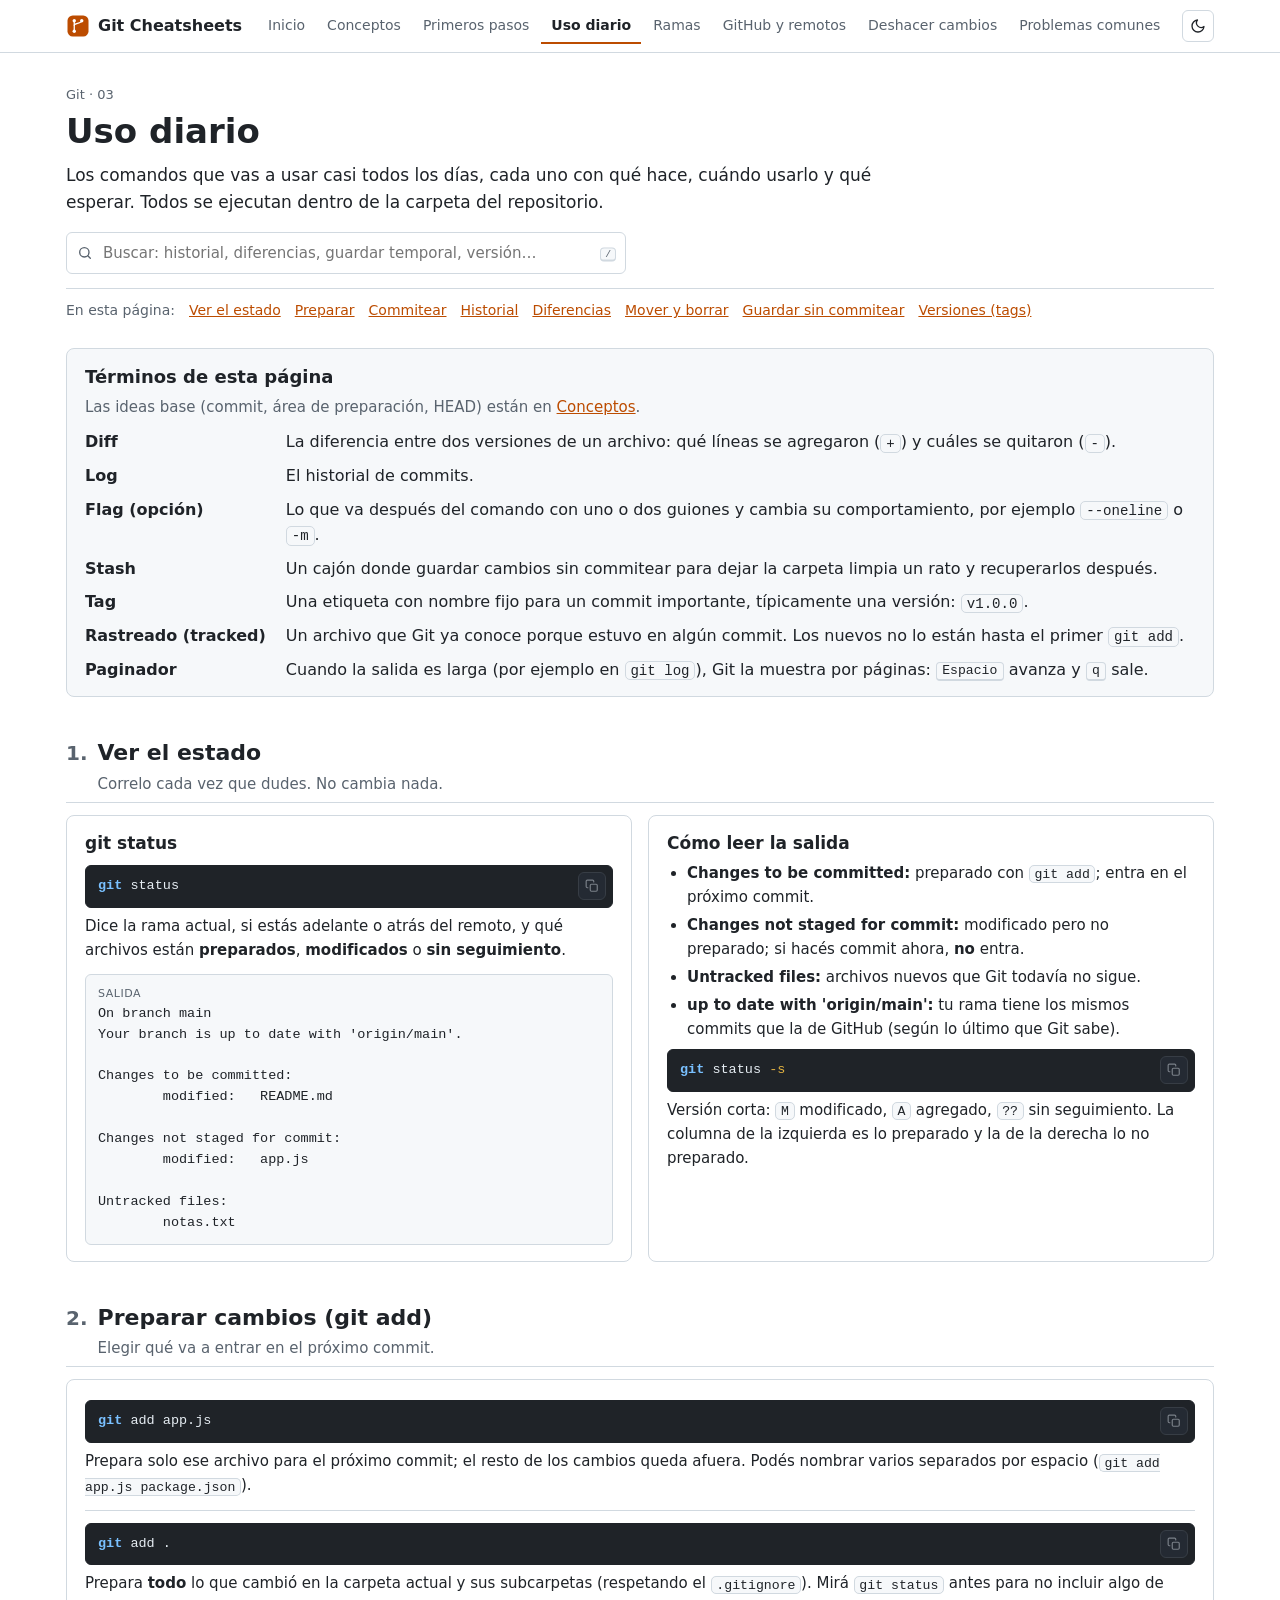
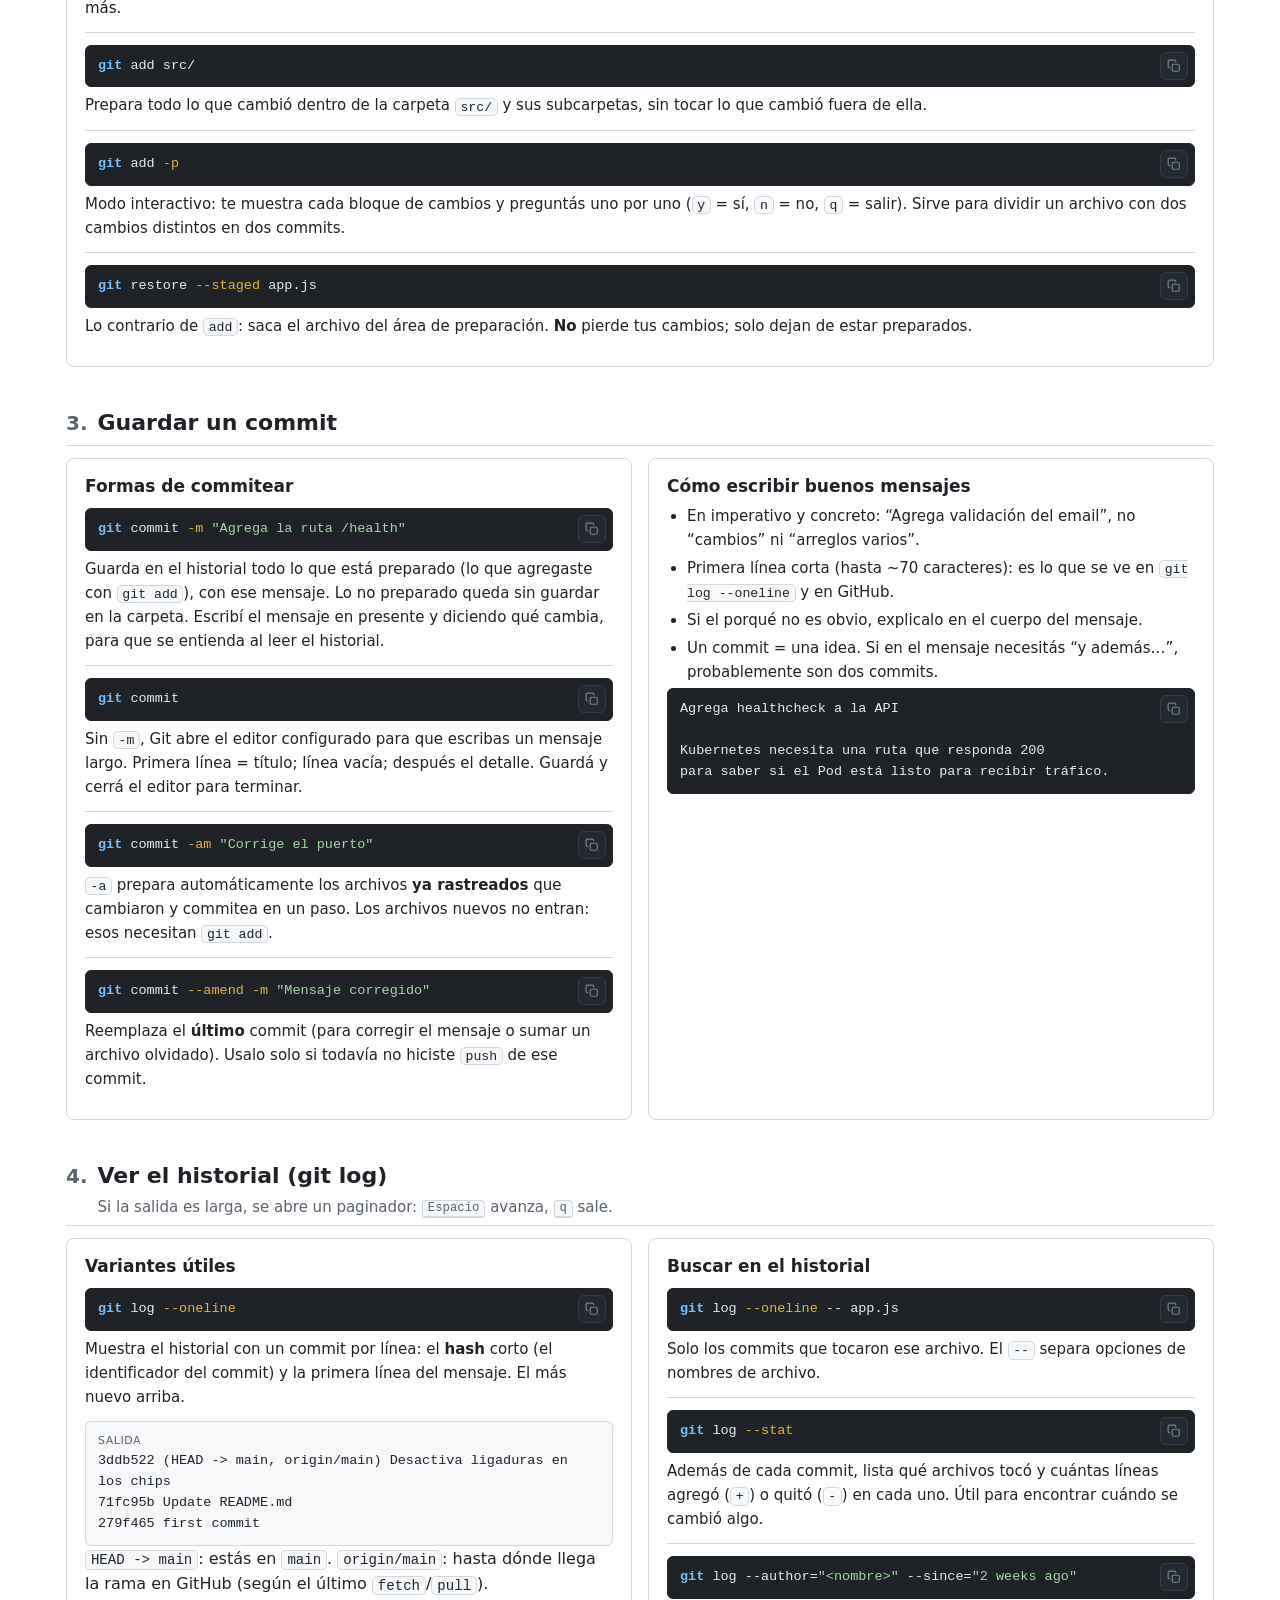
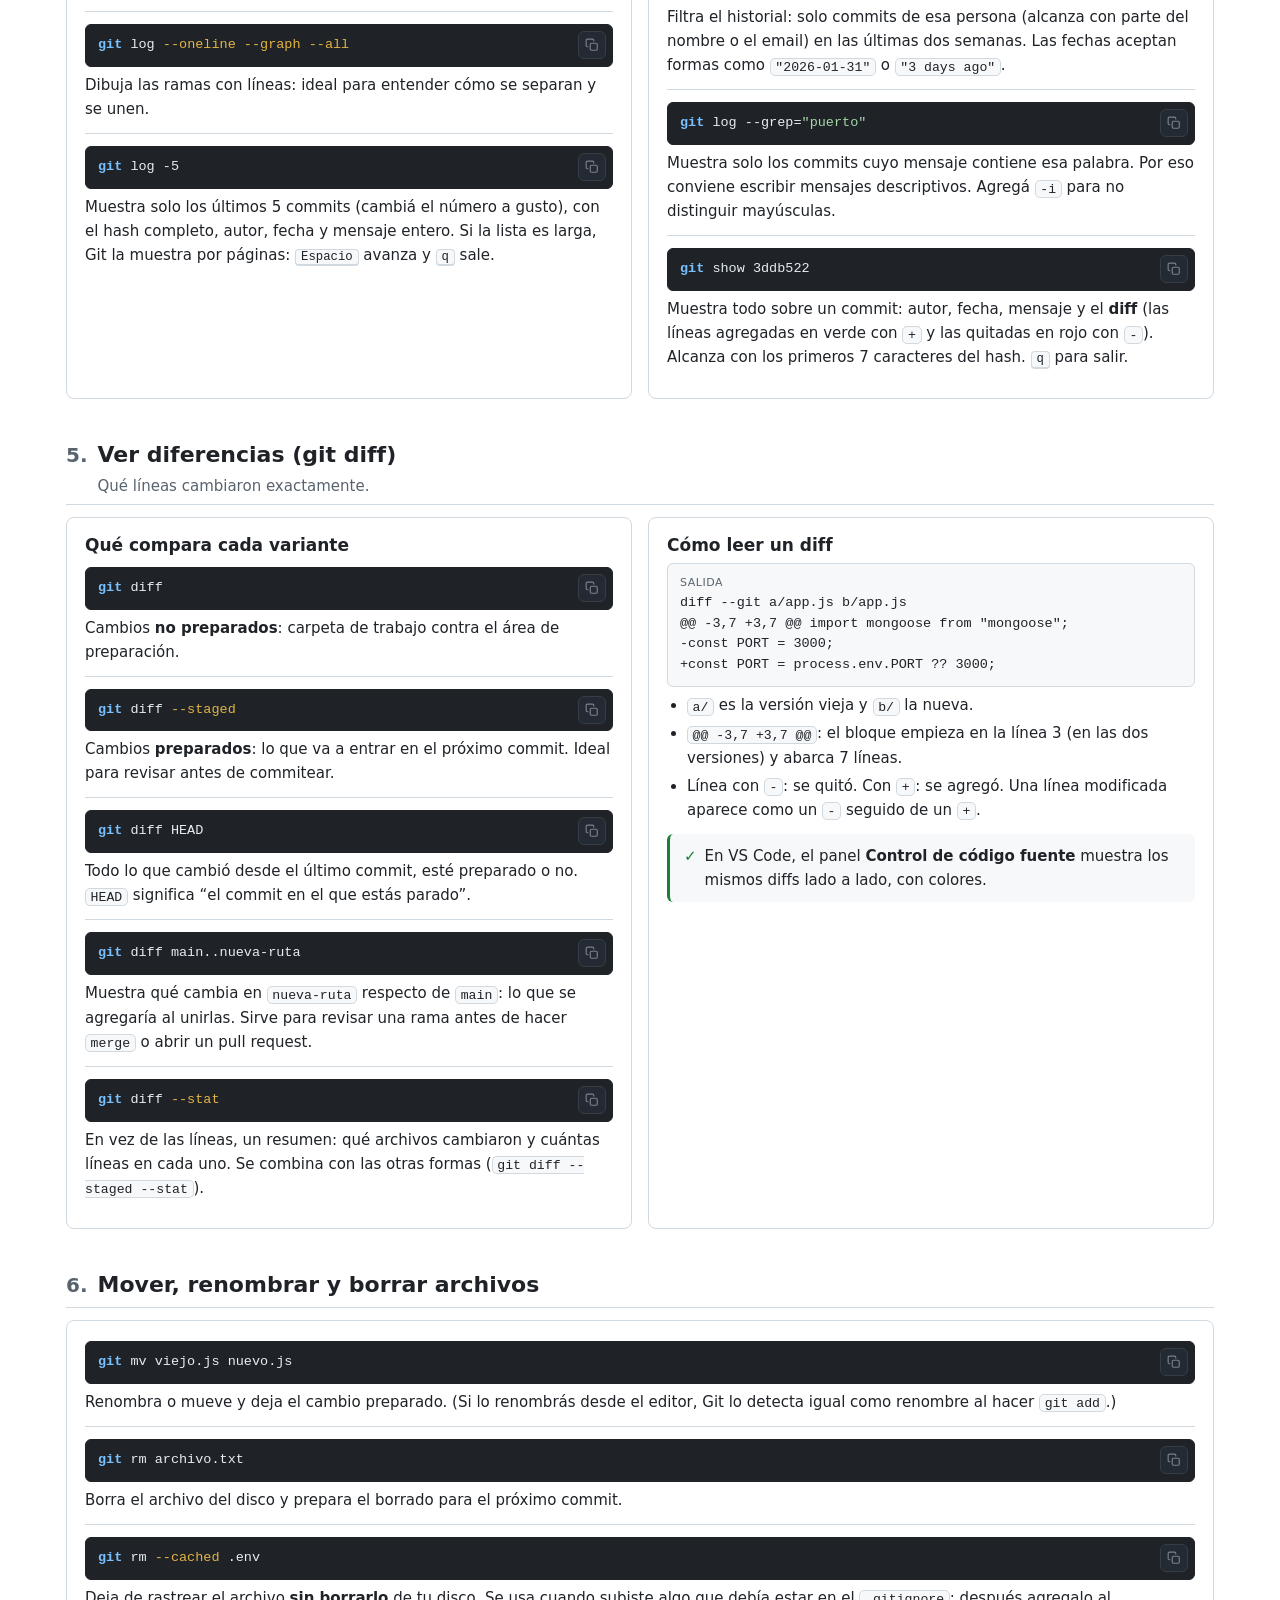
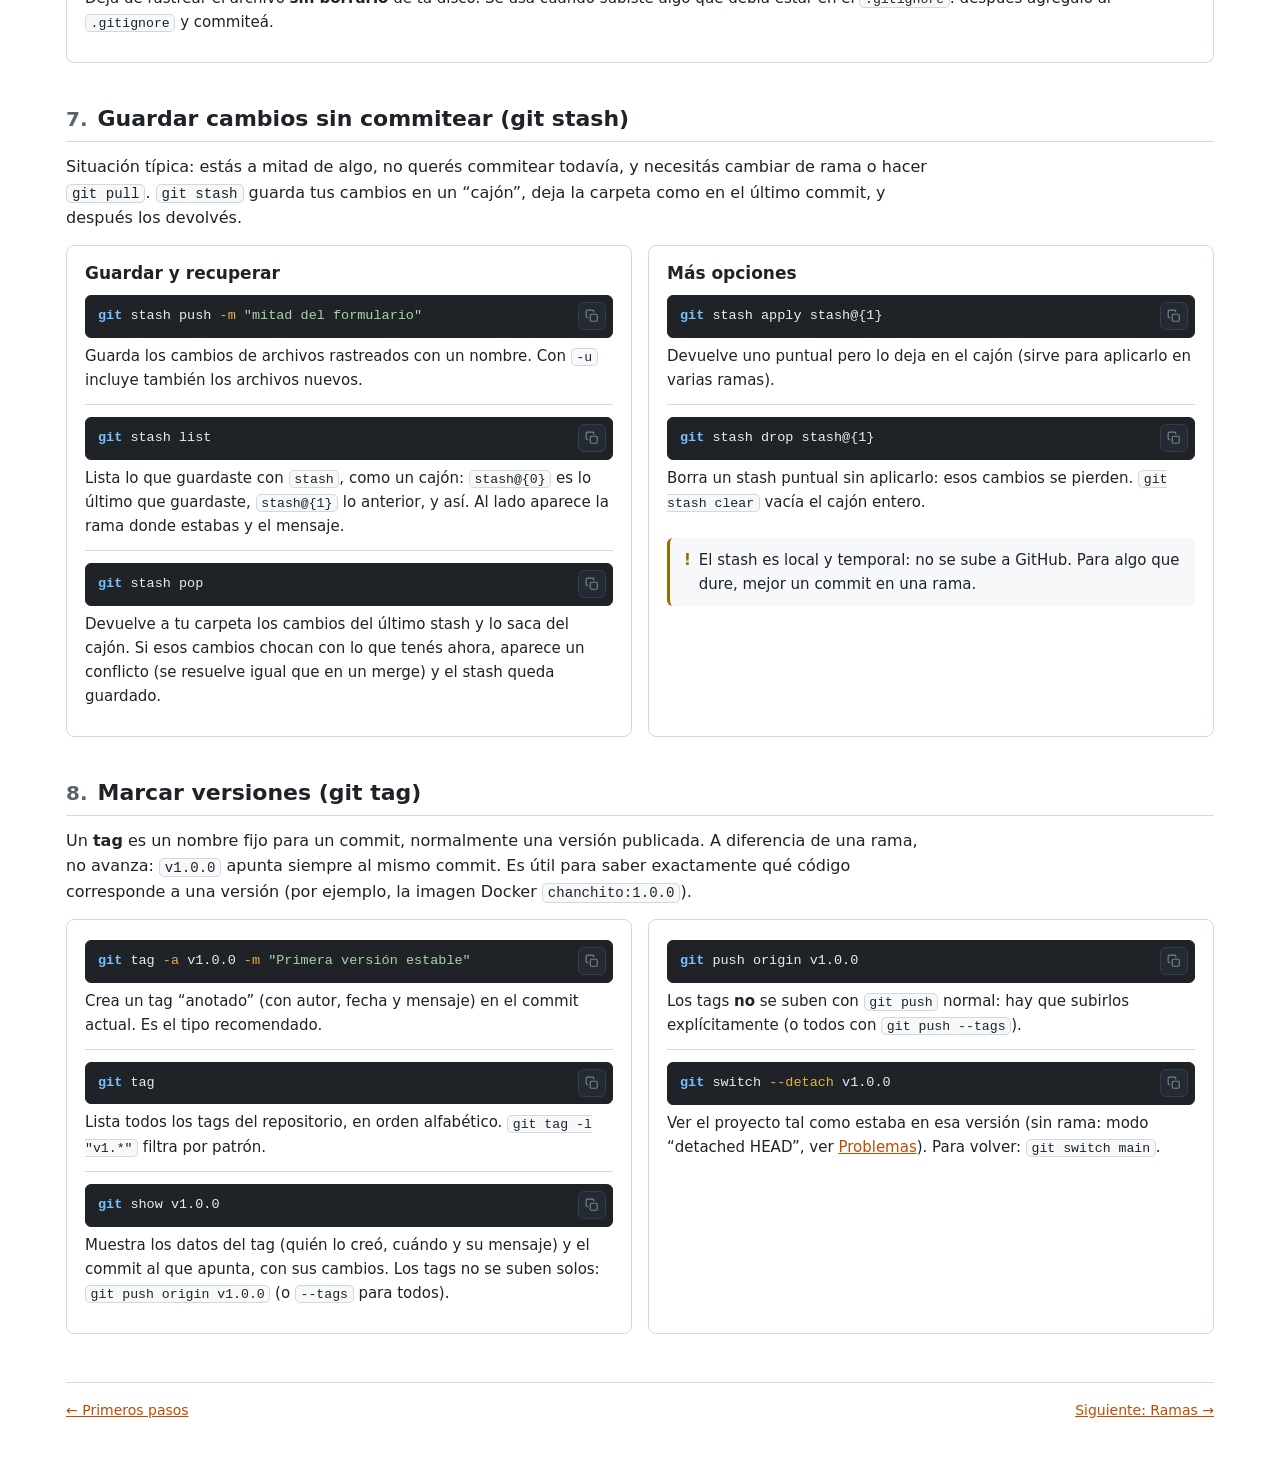
<file: 03-uso-diario.html>
<!doctype html>
<html lang="es">
<head>
<meta charset="utf-8">
<meta name="viewport" content="width=device-width, initial-scale=1">
<meta name="description" content="Comandos de Git para el día a día explicados: status, add, commit, log, diff, show, mover y borrar archivos, stash y tags.">
<meta name="theme-color" content="#bc4c00">
<title>Git · Uso diario</title>
<link rel="icon" href="data:image/svg+xml,%3Csvg xmlns='http://www.w3.org/2000/svg' viewBox='0 0 64 64'%3E%3Crect x='4' y='4' width='56' height='56' rx='14' fill='%23bc4c00'/%3E%3Cg fill='none' stroke='%23fff' stroke-width='3.4' stroke-linecap='round'%3E%3Cpath d='M22 18v28'/%3E%3Cpath d='M22 30c0-6 20-4 20-12'/%3E%3C/g%3E%3Cg fill='%23fff'%3E%3Ccircle cx='22' cy='18' r='4.5'/%3E%3Ccircle cx='22' cy='46' r='4.5'/%3E%3Ccircle cx='42' cy='18' r='4.5'/%3E%3C/g%3E%3C/svg%3E">
<link rel="stylesheet" href="assets/style.css">
<script src="assets/app.js"></script>
</head>
<body data-page="diario">
<header class="topbar"></header>

<main class="wrap">

  <div class="hero">
    <span class="eyebrow">Git · 03</span>
    <h1>Uso diario</h1>
    <p class="lead">Los comandos que vas a usar casi todos los días, cada uno con qué hace, cuándo usarlo y qué esperar. Todos se ejecutan dentro de la carpeta del repositorio.</p>
    <div class="toolbar">
      <label class="search">
        <svg viewBox="0 0 24 24" fill="none" stroke="currentColor" stroke-width="2" stroke-linecap="round" aria-hidden="true"><circle cx="11" cy="11" r="7"/><path d="m20 20-3.5-3.5"/></svg>
        <input id="q" type="search" placeholder="Buscar: historial, diferencias, guardar temporal, versión…" autocomplete="off" aria-label="Buscar comando">
        <span class="hint"><kbd>/</kbd></span>
      </label>
    </div>
    <nav class="toc">
      <a href="#status">Ver el estado</a>
      <a href="#add">Preparar</a>
      <a href="#commit">Commitear</a>
      <a href="#log">Historial</a>
      <a href="#diff">Diferencias</a>
      <a href="#archivos">Mover y borrar</a>
      <a href="#stash">Guardar sin commitear</a>
      <a href="#tags">Versiones (tags)</a>
    </nav>
  </div>

  <section class="terms-box">
    <h2>Términos de esta página</h2>
    <p>Las ideas base (commit, área de preparación, HEAD) están en <a href="01-conceptos.html">Conceptos</a>.</p>
    <dl class="terms">
      <dt>Diff</dt><dd>La diferencia entre dos versiones de un archivo: qué líneas se agregaron (<code>+</code>) y cuáles se quitaron (<code>-</code>).</dd>
      <dt>Log</dt><dd>El historial de commits.</dd>
      <dt>Flag (opción)</dt><dd>Lo que va después del comando con uno o dos guiones y cambia su comportamiento, por ejemplo <code>--oneline</code> o <code>-m</code>.</dd>
      <dt>Stash</dt><dd>Un cajón donde guardar cambios sin commitear para dejar la carpeta limpia un rato y recuperarlos después.</dd>
      <dt>Tag</dt><dd>Una etiqueta con nombre fijo para un commit importante, típicamente una versión: <code>v1.0.0</code>.</dd>
      <dt>Rastreado (tracked)</dt><dd>Un archivo que Git ya conoce porque estuvo en algún commit. Los nuevos no lo están hasta el primer <code>git add</code>.</dd>
      <dt>Paginador</dt><dd>Cuando la salida es larga (por ejemplo en <code>git log</code>), Git la muestra por páginas: <kbd>Espacio</kbd> avanza y <kbd>q</kbd> sale.</dd>
    </dl>
  </section>

  <!-- ================= STATUS ================= -->
  <section class="block" id="status" data-search>
    <div class="section-head">
      <div class="num">1</div>
      <div class="titles"><h2>Ver el estado</h2><p>Correlo cada vez que dudes. No cambia nada.</p></div>
    </div>
    <div class="grid cols-2">
      <div class="card">
        <h3>git status</h3>
        <div class="cmd"><pre><code>git status</code></pre><div class="what">Dice la rama actual, si estás adelante o atrás del remoto, y qué archivos están <b>preparados</b>, <b>modificados</b> o <b>sin seguimiento</b>.</div></div>
        <pre class="out"><code data-lang="plain">On branch main
Your branch is up to date with 'origin/main'.

Changes to be committed:
        modified:   README.md

Changes not staged for commit:
        modified:   app.js

Untracked files:
        notas.txt</code></pre>
      </div>
      <div class="card">
        <h3>Cómo leer la salida</h3>
        <ul>
          <li><b>Changes to be committed:</b> preparado con <code>git add</code>; entra en el próximo commit.</li>
          <li><b>Changes not staged for commit:</b> modificado pero no preparado; si hacés commit ahora, <b>no</b> entra.</li>
          <li><b>Untracked files:</b> archivos nuevos que Git todavía no sigue.</li>
          <li><b>up to date with 'origin/main':</b> tu rama tiene los mismos commits que la de GitHub (según lo último que Git sabe).</li>
        </ul>
        <div class="cmd"><pre><code>git status -s</code></pre><div class="what">Versión corta: <code>M</code> modificado, <code>A</code> agregado, <code>??</code> sin seguimiento. La columna de la izquierda es lo preparado y la de la derecha lo no preparado.</div></div>
      </div>
    </div>
  </section>

  <!-- ================= ADD ================= -->
  <section class="block" id="add" data-search>
    <div class="section-head">
      <div class="num">2</div>
      <div class="titles"><h2>Preparar cambios (git add)</h2><p>Elegir qué va a entrar en el próximo commit.</p></div>
    </div>
    <div class="card">
      <div class="cmd"><pre><code>git add app.js</code></pre><div class="what">Prepara solo ese archivo para el próximo commit; el resto de los cambios queda afuera. Podés nombrar varios separados por espacio (<code>git add app.js package.json</code>).</div></div>
      <div class="cmd"><pre><code>git add .</code></pre><div class="what">Prepara <b>todo</b> lo que cambió en la carpeta actual y sus subcarpetas (respetando el <code>.gitignore</code>). Mirá <code>git status</code> antes para no incluir algo de más.</div></div>
      <div class="cmd"><pre><code>git add src/</code></pre><div class="what">Prepara todo lo que cambió dentro de la carpeta <code>src/</code> y sus subcarpetas, sin tocar lo que cambió fuera de ella.</div></div>
      <div class="cmd"><pre><code>git add -p</code></pre><div class="what">Modo interactivo: te muestra cada bloque de cambios y preguntás uno por uno (<code>y</code> = sí, <code>n</code> = no, <code>q</code> = salir). Sirve para dividir un archivo con dos cambios distintos en dos commits.</div></div>
      <div class="cmd"><pre><code>git restore --staged app.js</code></pre><div class="what">Lo contrario de <code>add</code>: saca el archivo del área de preparación. <b>No</b> pierde tus cambios; solo dejan de estar preparados.</div></div>
    </div>
  </section>

  <!-- ================= COMMIT ================= -->
  <section class="block" id="commit" data-search>
    <div class="section-head">
      <div class="num">3</div>
      <div class="titles"><h2>Guardar un commit</h2></div>
    </div>
    <div class="grid cols-2">
      <div class="card">
        <h3>Formas de commitear</h3>
        <div class="cmd"><pre><code>git commit -m "Agrega la ruta /health"</code></pre><div class="what">Guarda en el historial todo lo que está preparado (lo que agregaste con <code>git add</code>), con ese mensaje. Lo no preparado queda sin guardar en la carpeta. Escribí el mensaje en presente y diciendo qué cambia, para que se entienda al leer el historial.</div></div>
        <div class="cmd"><pre><code>git commit</code></pre><div class="what">Sin <code>-m</code>, Git abre el editor configurado para que escribas un mensaje largo. Primera línea = título; línea vacía; después el detalle. Guardá y cerrá el editor para terminar.</div></div>
        <div class="cmd"><pre><code>git commit -am "Corrige el puerto"</code></pre><div class="what"><code>-a</code> prepara automáticamente los archivos <b>ya rastreados</b> que cambiaron y commitea en un paso. Los archivos nuevos no entran: esos necesitan <code>git add</code>.</div></div>
        <div class="cmd"><pre><code>git commit --amend -m "Mensaje corregido"</code></pre><div class="what">Reemplaza el <b>último</b> commit (para corregir el mensaje o sumar un archivo olvidado). Usalo solo si todavía no hiciste <code>push</code> de ese commit.</div></div>
      </div>
      <div class="card">
        <h3>Cómo escribir buenos mensajes</h3>
        <ul>
          <li>En imperativo y concreto: “Agrega validación del email”, no “cambios” ni “arreglos varios”.</li>
          <li>Primera línea corta (hasta ~70 caracteres): es lo que se ve en <code>git log --oneline</code> y en GitHub.</li>
          <li>Si el porqué no es obvio, explicalo en el cuerpo del mensaje.</li>
          <li>Un commit = una idea. Si en el mensaje necesitás “y además…”, probablemente son dos commits.</li>
        </ul>
        <pre><code data-lang="plain">Agrega healthcheck a la API

Kubernetes necesita una ruta que responda 200
para saber si el Pod está listo para recibir tráfico.</code></pre>
      </div>
    </div>
  </section>

  <!-- ================= LOG ================= -->
  <section class="block" id="log" data-search>
    <div class="section-head">
      <div class="num">4</div>
      <div class="titles"><h2>Ver el historial (git log)</h2><p>Si la salida es larga, se abre un paginador: <kbd>Espacio</kbd> avanza, <kbd>q</kbd> sale.</p></div>
    </div>
    <div class="grid cols-2">
      <div class="card">
        <h3>Variantes útiles</h3>
        <div class="cmd"><pre><code>git log --oneline</code></pre><div class="what">Muestra el historial con un commit por línea: el <b>hash</b> corto (el identificador del commit) y la primera línea del mensaje. El más nuevo arriba.</div></div>
        <pre class="out"><code data-lang="plain">3ddb522 (HEAD -&gt; main, origin/main) Desactiva ligaduras en los chips
71fc95b Update README.md
279f465 first commit</code></pre>
        <div class="explain"><p><code>HEAD -&gt; main</code>: estás en <code>main</code>. <code>origin/main</code>: hasta dónde llega la rama en GitHub (según el último <code>fetch</code>/<code>pull</code>).</p></div>
        <div class="cmd"><pre><code>git log --oneline --graph --all</code></pre><div class="what">Dibuja las ramas con líneas: ideal para entender cómo se separan y se unen.</div></div>
        <div class="cmd"><pre><code>git log -5</code></pre><div class="what">Muestra solo los últimos 5 commits (cambiá el número a gusto), con el hash completo, autor, fecha y mensaje entero. Si la lista es larga, Git la muestra por páginas: <kbd>Espacio</kbd> avanza y <kbd>q</kbd> sale.</div></div>
      </div>
      <div class="card">
        <h3>Buscar en el historial</h3>
        <div class="cmd"><pre><code>git log --oneline -- app.js</code></pre><div class="what">Solo los commits que tocaron ese archivo. El <code>--</code> separa opciones de nombres de archivo.</div></div>
        <div class="cmd"><pre><code>git log --stat</code></pre><div class="what">Además de cada commit, lista qué archivos tocó y cuántas líneas agregó (<code>+</code>) o quitó (<code>-</code>) en cada uno. Útil para encontrar cuándo se cambió algo.</div></div>
        <div class="cmd"><pre><code>git log --author="&lt;nombre&gt;" --since="2 weeks ago"</code></pre><div class="what">Filtra el historial: solo commits de esa persona (alcanza con parte del nombre o el email) en las últimas dos semanas. Las fechas aceptan formas como <code>"2026-01-31"</code> o <code>"3 days ago"</code>.</div></div>
        <div class="cmd"><pre><code>git log --grep="puerto"</code></pre><div class="what">Muestra solo los commits cuyo mensaje contiene esa palabra. Por eso conviene escribir mensajes descriptivos. Agregá <code>-i</code> para no distinguir mayúsculas.</div></div>
        <div class="cmd"><pre><code>git show 3ddb522</code></pre><div class="what">Muestra todo sobre un commit: autor, fecha, mensaje y el <b>diff</b> (las líneas agregadas en verde con <code>+</code> y las quitadas en rojo con <code>-</code>). Alcanza con los primeros 7 caracteres del hash. <kbd>q</kbd> para salir.</div></div>
      </div>
    </div>
  </section>

  <!-- ================= DIFF ================= -->
  <section class="block" id="diff" data-search>
    <div class="section-head">
      <div class="num">5</div>
      <div class="titles"><h2>Ver diferencias (git diff)</h2><p>Qué líneas cambiaron exactamente.</p></div>
    </div>
    <div class="grid cols-2">
      <div class="card">
        <h3>Qué compara cada variante</h3>
        <div class="cmd"><pre><code>git diff</code></pre><div class="what">Cambios <b>no preparados</b>: carpeta de trabajo contra el área de preparación.</div></div>
        <div class="cmd"><pre><code>git diff --staged</code></pre><div class="what">Cambios <b>preparados</b>: lo que va a entrar en el próximo commit. Ideal para revisar antes de commitear.</div></div>
        <div class="cmd"><pre><code>git diff HEAD</code></pre><div class="what">Todo lo que cambió desde el último commit, esté preparado o no. <code>HEAD</code> significa “el commit en el que estás parado”.</div></div>
        <div class="cmd"><pre><code>git diff main..nueva-ruta</code></pre><div class="what">Muestra qué cambia en <code>nueva-ruta</code> respecto de <code>main</code>: lo que se agregaría al unirlas. Sirve para revisar una rama antes de hacer <code>merge</code> o abrir un pull request.</div></div>
        <div class="cmd"><pre><code>git diff --stat</code></pre><div class="what">En vez de las líneas, un resumen: qué archivos cambiaron y cuántas líneas en cada uno. Se combina con las otras formas (<code>git diff --staged --stat</code>).</div></div>
      </div>
      <div class="card">
        <h3>Cómo leer un diff</h3>
        <pre class="out"><code data-lang="plain">diff --git a/app.js b/app.js
@@ -3,7 +3,7 @@ import mongoose from "mongoose";
-const PORT = 3000;
+const PORT = process.env.PORT ?? 3000;</code></pre>
        <ul>
          <li><code>a/</code> es la versión vieja y <code>b/</code> la nueva.</li>
          <li><code>@@ -3,7 +3,7 @@</code>: el bloque empieza en la línea 3 (en las dos versiones) y abarca 7 líneas.</li>
          <li>Línea con <code>-</code>: se quitó. Con <code>+</code>: se agregó. Una línea modificada aparece como un <code>-</code> seguido de un <code>+</code>.</li>
        </ul>
        <div class="callout tip"><span class="ico">✓</span><p>En VS Code, el panel <b>Control de código fuente</b> muestra los mismos diffs lado a lado, con colores.</p></div>
      </div>
    </div>
  </section>

  <!-- ================= ARCHIVOS ================= -->
  <section class="block" id="archivos" data-search>
    <div class="section-head">
      <div class="num">6</div>
      <div class="titles"><h2>Mover, renombrar y borrar archivos</h2></div>
    </div>
    <div class="card">
      <div class="cmd"><pre><code>git mv viejo.js nuevo.js</code></pre><div class="what">Renombra o mueve y deja el cambio preparado. (Si lo renombrás desde el editor, Git lo detecta igual como renombre al hacer <code>git add</code>.)</div></div>
      <div class="cmd"><pre><code>git rm archivo.txt</code></pre><div class="what">Borra el archivo del disco y prepara el borrado para el próximo commit.</div></div>
      <div class="cmd"><pre><code>git rm --cached .env</code></pre><div class="what">Deja de rastrear el archivo <b>sin borrarlo</b> de tu disco. Se usa cuando subiste algo que debía estar en el <code>.gitignore</code>: después agregalo al <code>.gitignore</code> y commiteá.</div></div>
    </div>
  </section>

  <!-- ================= STASH ================= -->
  <section class="block" id="stash" data-search>
    <div class="section-head">
      <div class="num">7</div>
      <div class="titles"><h2>Guardar cambios sin commitear (git stash)</h2></div>
    </div>
    <div class="explain">
      <p>Situación típica: estás a mitad de algo, no querés commitear todavía, y necesitás cambiar de rama o hacer <code>git pull</code>. <code>git stash</code> guarda tus cambios en un “cajón”, deja la carpeta como en el último commit, y después los devolvés.</p>
    </div>
    <div class="grid cols-2">
      <div class="card">
        <h3>Guardar y recuperar</h3>
        <div class="cmd"><pre><code>git stash push -m "mitad del formulario"</code></pre><div class="what">Guarda los cambios de archivos rastreados con un nombre. Con <code>-u</code> incluye también los archivos nuevos.</div></div>
        <div class="cmd"><pre><code>git stash list</code></pre><div class="what">Lista lo que guardaste con <code>stash</code>, como un cajón: <code>stash@{0}</code> es lo último que guardaste, <code>stash@{1}</code> lo anterior, y así. Al lado aparece la rama donde estabas y el mensaje.</div></div>
        <div class="cmd"><pre><code>git stash pop</code></pre><div class="what">Devuelve a tu carpeta los cambios del último stash y lo saca del cajón. Si esos cambios chocan con lo que tenés ahora, aparece un conflicto (se resuelve igual que en un merge) y el stash queda guardado.</div></div>
      </div>
      <div class="card">
        <h3>Más opciones</h3>
        <div class="cmd"><pre><code>git stash apply stash@{1}</code></pre><div class="what">Devuelve uno puntual pero lo deja en el cajón (sirve para aplicarlo en varias ramas).</div></div>
        <div class="cmd"><pre><code>git stash drop stash@{1}</code></pre><div class="what">Borra un stash puntual sin aplicarlo: esos cambios se pierden. <code>git stash clear</code> vacía el cajón entero.</div></div>
        <div class="callout warn"><span class="ico">!</span><p>El stash es local y temporal: no se sube a GitHub. Para algo que dure, mejor un commit en una rama.</p></div>
      </div>
    </div>
  </section>

  <!-- ================= TAGS ================= -->
  <section class="block" id="tags" data-search>
    <div class="section-head">
      <div class="num">8</div>
      <div class="titles"><h2>Marcar versiones (git tag)</h2></div>
    </div>
    <div class="explain"><p>Un <b>tag</b> es un nombre fijo para un commit, normalmente una versión publicada. A diferencia de una rama, no avanza: <code>v1.0.0</code> apunta siempre al mismo commit. Es útil para saber exactamente qué código corresponde a una versión (por ejemplo, la imagen Docker <code>chanchito:1.0.0</code>).</p></div>
    <div class="grid cols-2">
      <div class="card">
        <div class="cmd"><pre><code>git tag -a v1.0.0 -m "Primera versión estable"</code></pre><div class="what">Crea un tag “anotado” (con autor, fecha y mensaje) en el commit actual. Es el tipo recomendado.</div></div>
        <div class="cmd"><pre><code>git tag</code></pre><div class="what">Lista todos los tags del repositorio, en orden alfabético. <code>git tag -l "v1.*"</code> filtra por patrón.</div></div>
        <div class="cmd"><pre><code>git show v1.0.0</code></pre><div class="what">Muestra los datos del tag (quién lo creó, cuándo y su mensaje) y el commit al que apunta, con sus cambios. Los tags no se suben solos: <code>git push origin v1.0.0</code> (o <code>--tags</code> para todos).</div></div>
      </div>
      <div class="card">
        <div class="cmd"><pre><code>git push origin v1.0.0</code></pre><div class="what">Los tags <b>no</b> se suben con <code>git push</code> normal: hay que subirlos explícitamente (o todos con <code>git push --tags</code>).</div></div>
        <div class="cmd"><pre><code>git switch --detach v1.0.0</code></pre><div class="what">Ver el proyecto tal como estaba en esa versión (sin rama: modo “detached HEAD”, ver <a href="07-problemas.html">Problemas</a>). Para volver: <code>git switch main</code>.</div></div>
      </div>
    </div>
  </section>

  <p class="empty">No hay comandos que coincidan con la búsqueda.</p>

  <footer class="foot">
    <a href="02-primeros-pasos.html">← Primeros pasos</a>
    <a href="04-ramas.html">Siguiente: Ramas →</a>
  </footer>
</main>
</body>
</html>
</file>
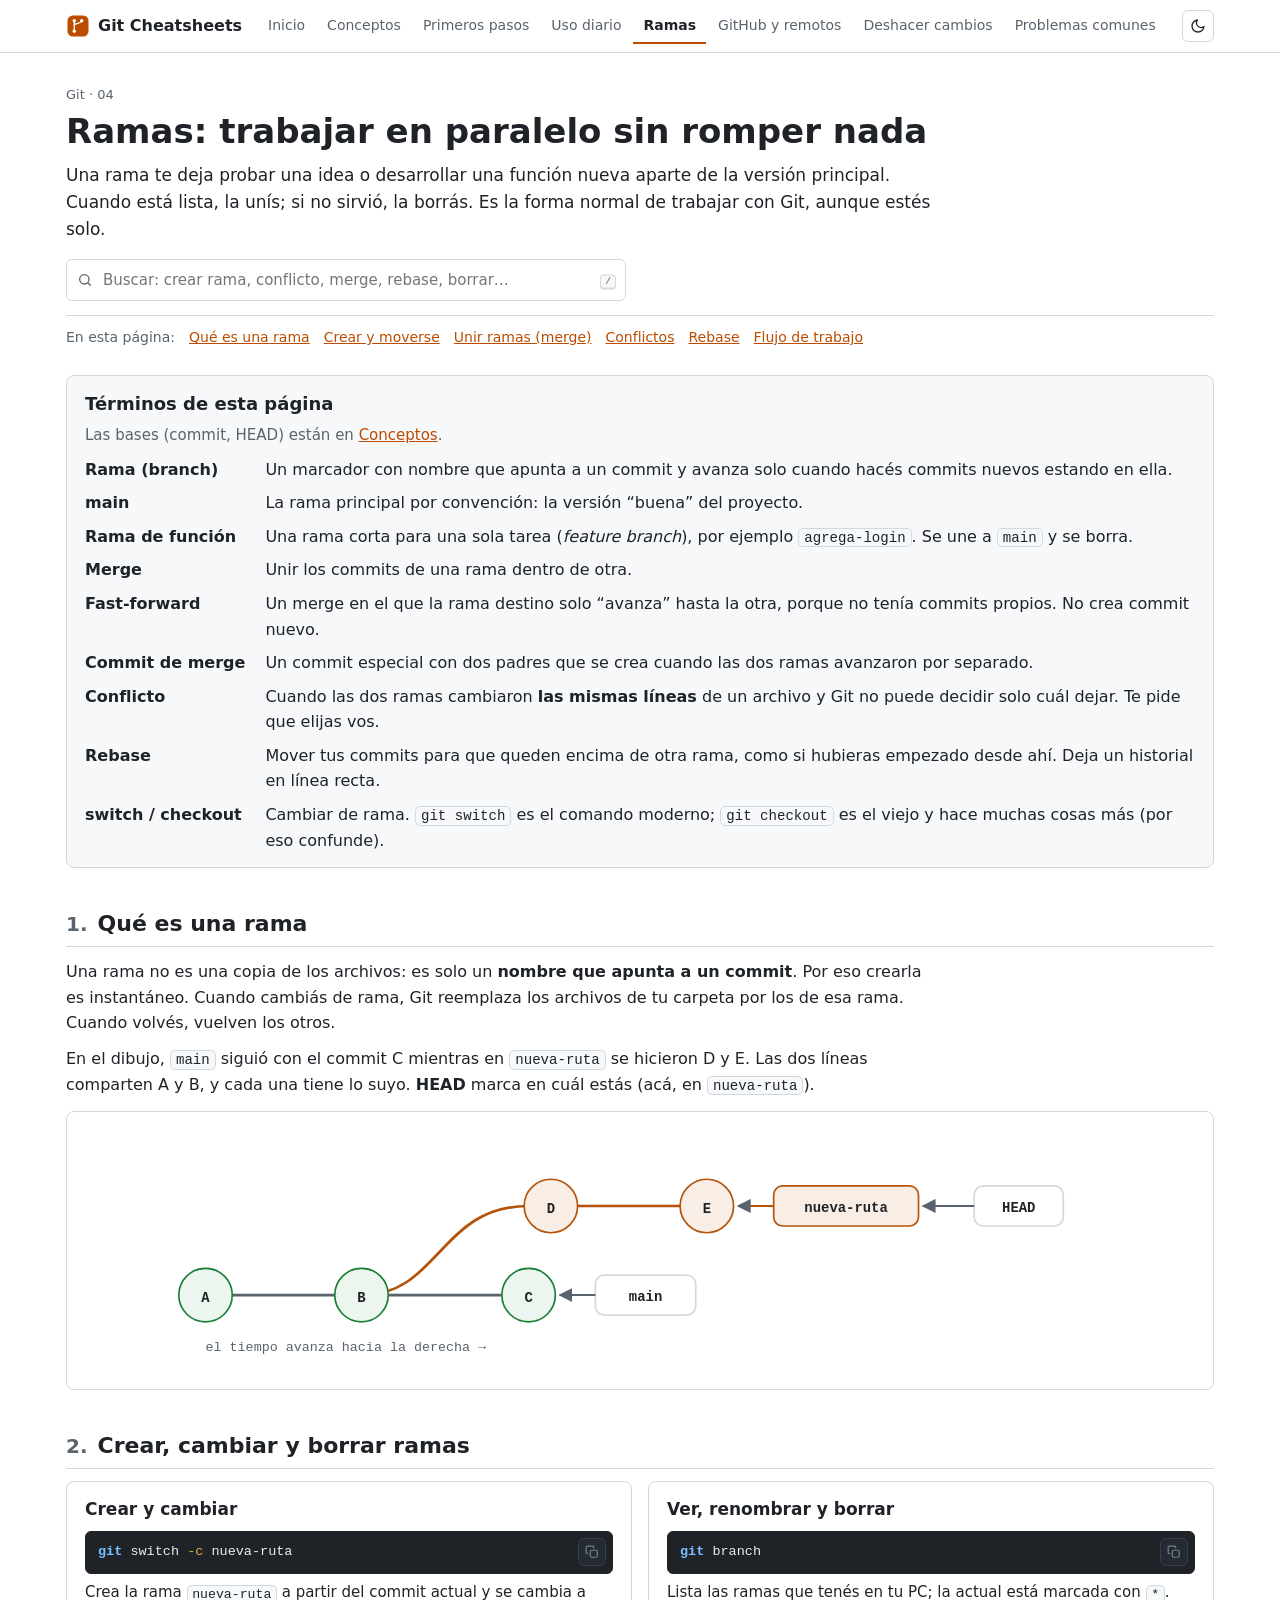
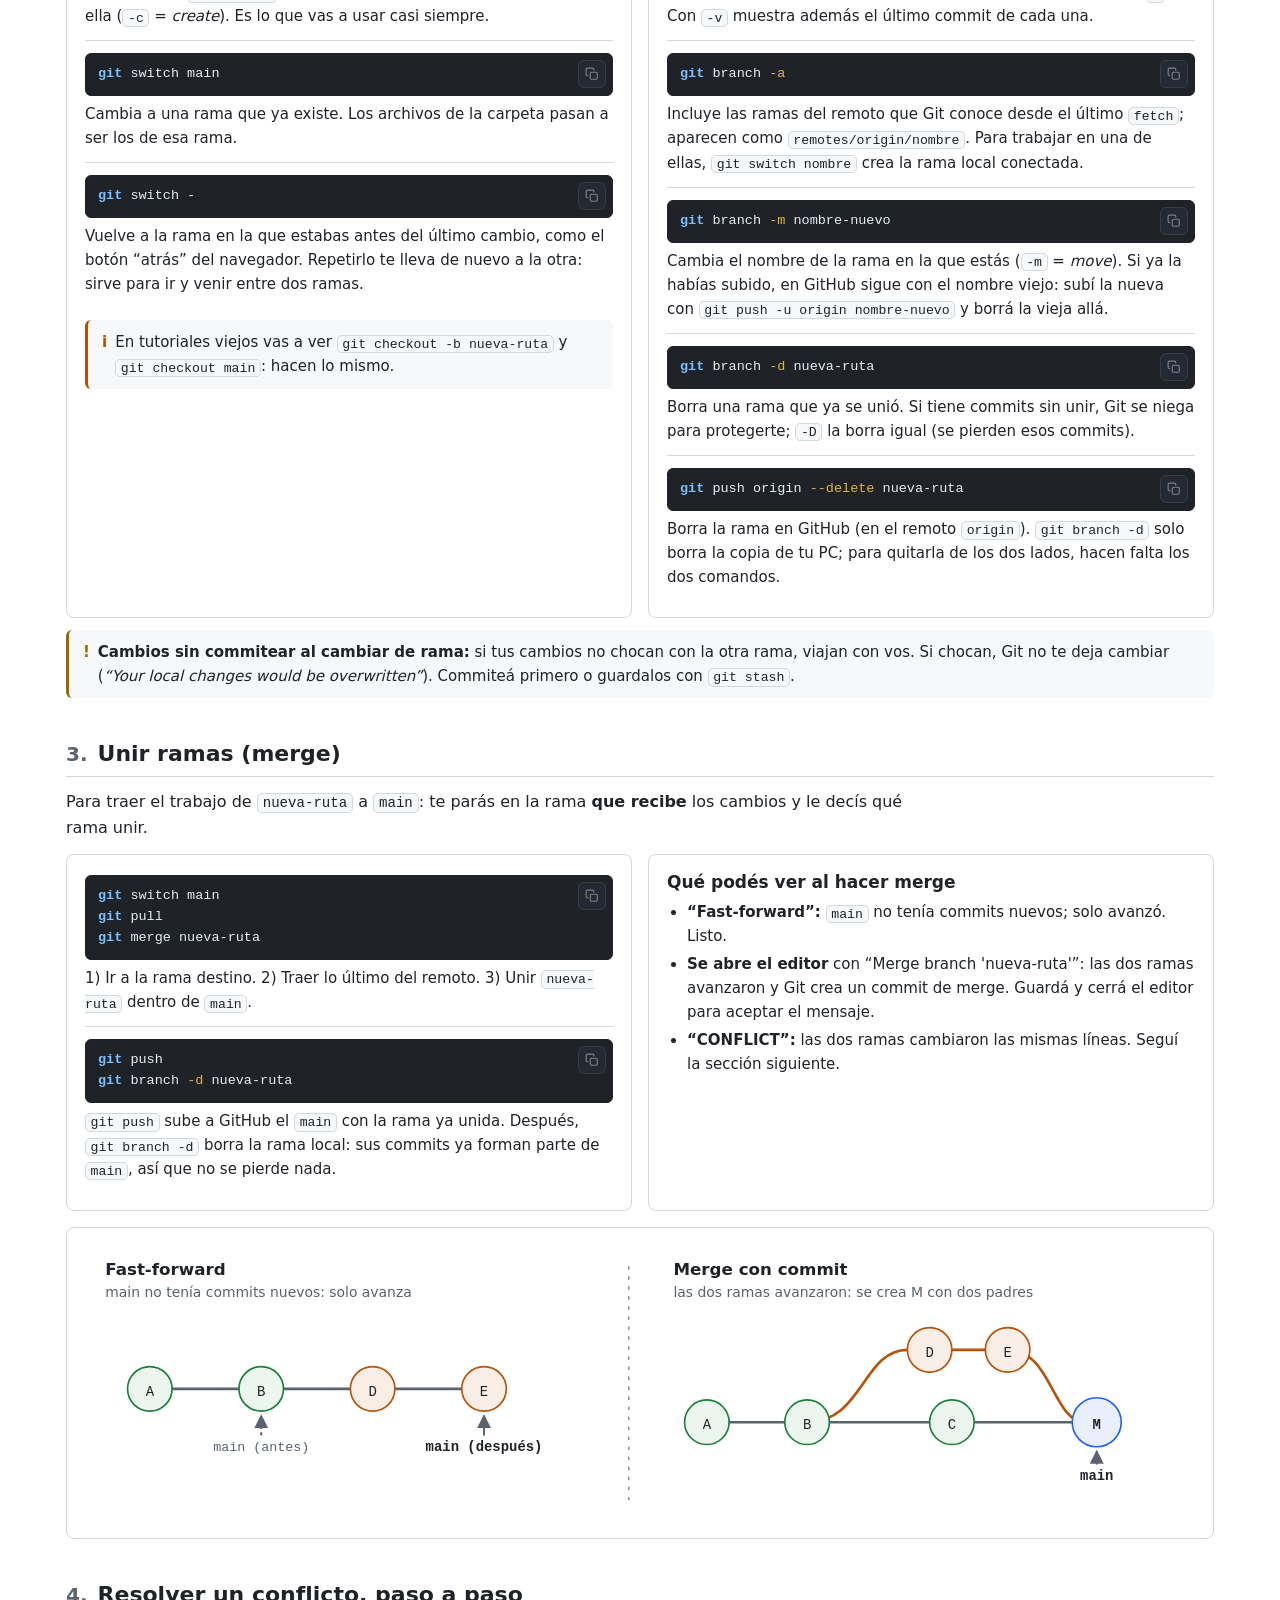
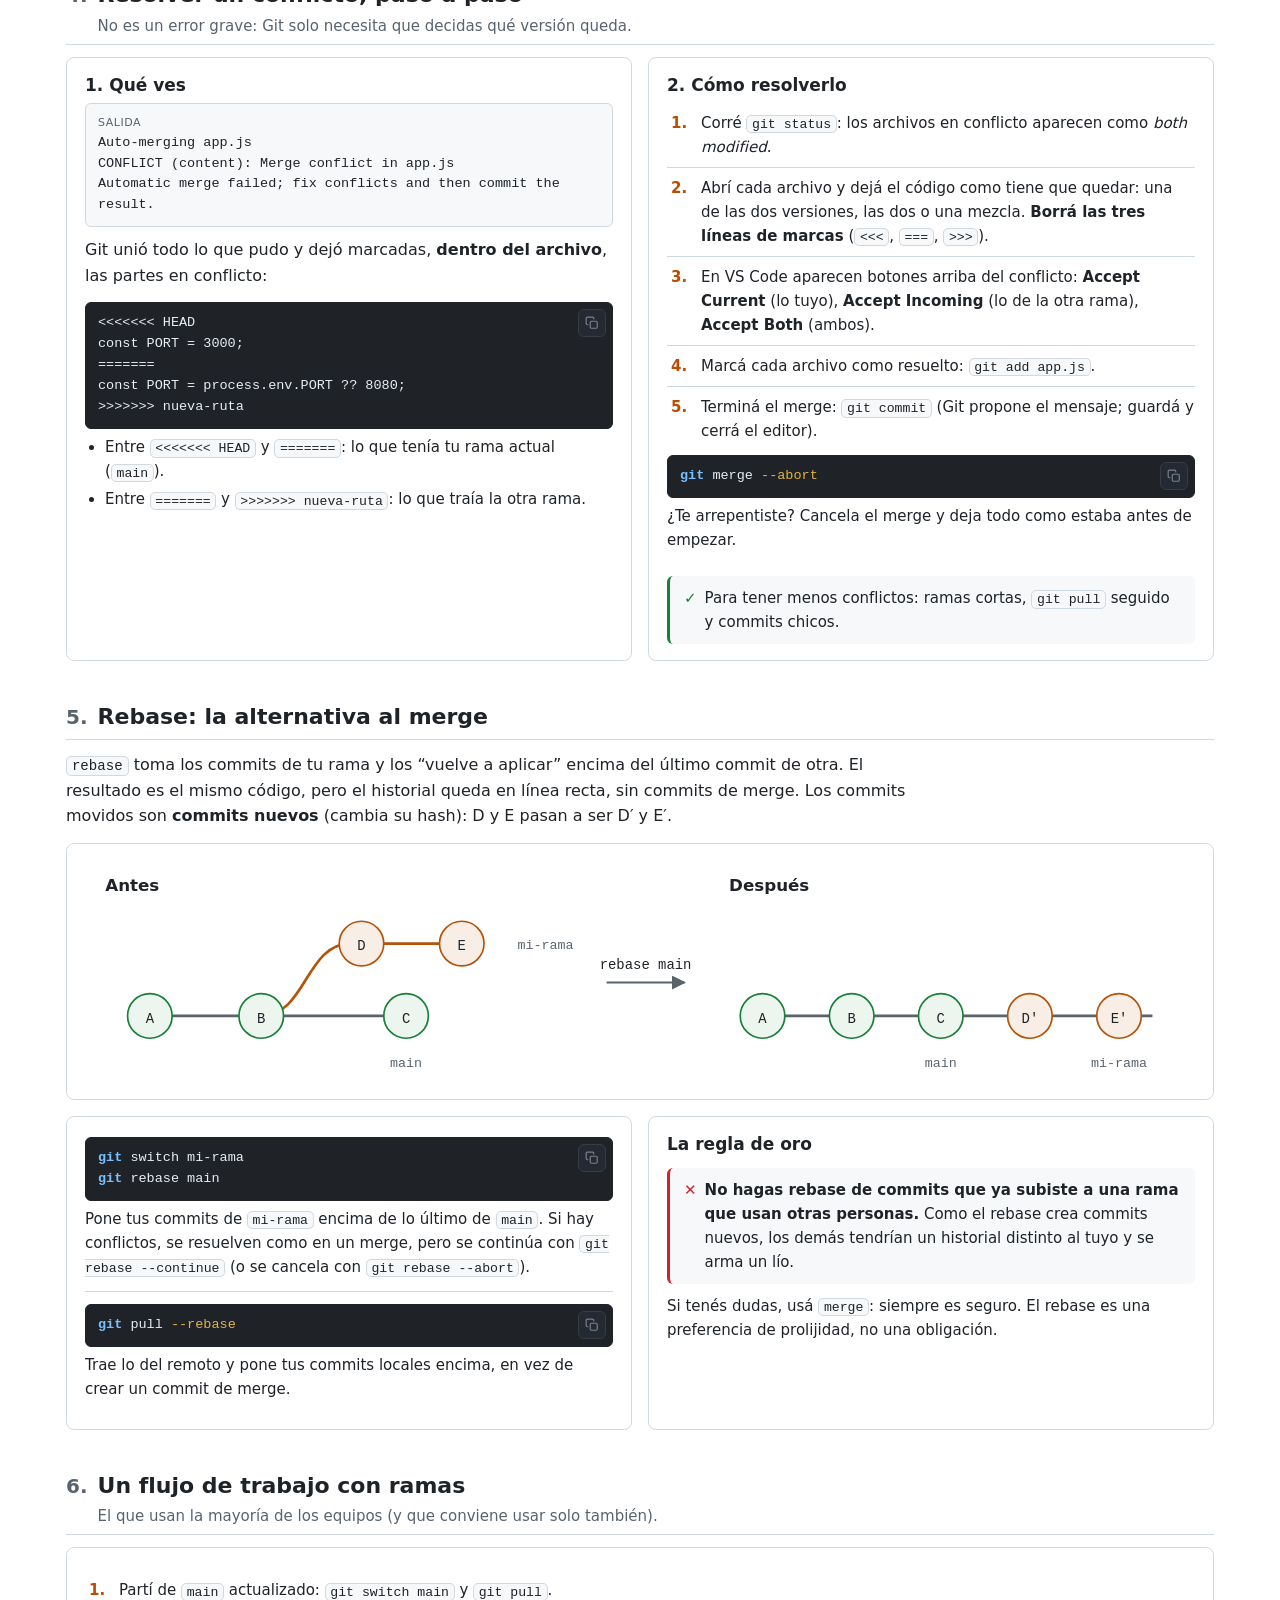
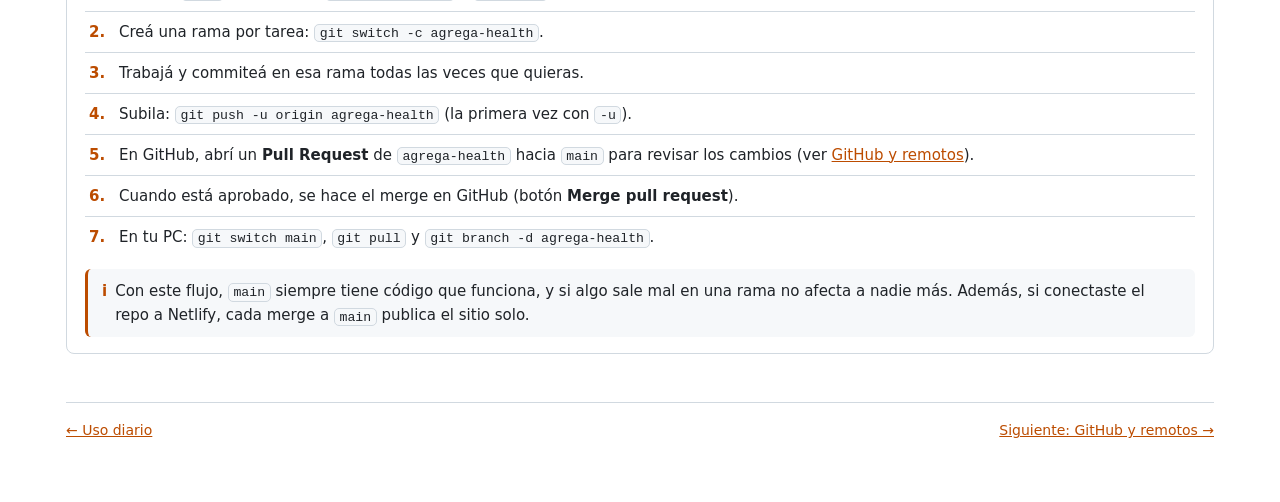
<file: 04-ramas.html>
<!doctype html>
<html lang="es">
<head>
<meta charset="utf-8">
<meta name="viewport" content="width=device-width, initial-scale=1">
<meta name="description" content="Ramas en Git explicadas desde cero: crear, cambiar, merge, resolver conflictos, rebase y un flujo de trabajo con ramas.">
<meta name="theme-color" content="#bc4c00">
<title>Git · Ramas</title>
<link rel="icon" href="data:image/svg+xml,%3Csvg xmlns='http://www.w3.org/2000/svg' viewBox='0 0 64 64'%3E%3Crect x='4' y='4' width='56' height='56' rx='14' fill='%23bc4c00'/%3E%3Cg fill='none' stroke='%23fff' stroke-width='3.4' stroke-linecap='round'%3E%3Cpath d='M22 18v28'/%3E%3Cpath d='M22 30c0-6 20-4 20-12'/%3E%3C/g%3E%3Cg fill='%23fff'%3E%3Ccircle cx='22' cy='18' r='4.5'/%3E%3Ccircle cx='22' cy='46' r='4.5'/%3E%3Ccircle cx='42' cy='18' r='4.5'/%3E%3C/g%3E%3C/svg%3E">
<link rel="stylesheet" href="assets/style.css">
<script src="assets/app.js"></script>
</head>
<body data-page="ramas">
<header class="topbar"></header>

<svg width="0" height="0" style="position:absolute" aria-hidden="true" focusable="false">
  <defs>
    <marker id="ah" viewBox="0 0 10 10" refX="9" refY="5" markerWidth="7" markerHeight="7" orient="auto-start-reverse"><path d="M0,0 L10,5 L0,10 z" class="d-head"/></marker>
  </defs>
</svg>

<main class="wrap">

  <div class="hero">
    <span class="eyebrow">Git · 04</span>
    <h1>Ramas: trabajar en paralelo sin romper nada</h1>
    <p class="lead">Una rama te deja probar una idea o desarrollar una función nueva aparte de la versión principal. Cuando está lista, la unís; si no sirvió, la borrás. Es la forma normal de trabajar con Git, aunque estés solo.</p>
    <div class="toolbar">
      <label class="search">
        <svg viewBox="0 0 24 24" fill="none" stroke="currentColor" stroke-width="2" stroke-linecap="round" aria-hidden="true"><circle cx="11" cy="11" r="7"/><path d="m20 20-3.5-3.5"/></svg>
        <input id="q" type="search" placeholder="Buscar: crear rama, conflicto, merge, rebase, borrar…" autocomplete="off" aria-label="Buscar">
        <span class="hint"><kbd>/</kbd></span>
      </label>
    </div>
    <nav class="toc">
      <a href="#que-es">Qué es una rama</a>
      <a href="#comandos">Crear y moverse</a>
      <a href="#merge">Unir ramas (merge)</a>
      <a href="#conflictos">Conflictos</a>
      <a href="#rebase">Rebase</a>
      <a href="#flujo">Flujo de trabajo</a>
    </nav>
  </div>

  <section class="terms-box">
    <h2>Términos de esta página</h2>
    <p>Las bases (commit, HEAD) están en <a href="01-conceptos.html">Conceptos</a>.</p>
    <dl class="terms">
      <dt>Rama (branch)</dt><dd>Un marcador con nombre que apunta a un commit y avanza solo cuando hacés commits nuevos estando en ella.</dd>
      <dt>main</dt><dd>La rama principal por convención: la versión “buena” del proyecto.</dd>
      <dt>Rama de función</dt><dd>Una rama corta para una sola tarea (<i>feature branch</i>), por ejemplo <code>agrega-login</code>. Se une a <code>main</code> y se borra.</dd>
      <dt>Merge</dt><dd>Unir los commits de una rama dentro de otra.</dd>
      <dt>Fast-forward</dt><dd>Un merge en el que la rama destino solo “avanza” hasta la otra, porque no tenía commits propios. No crea commit nuevo.</dd>
      <dt>Commit de merge</dt><dd>Un commit especial con dos padres que se crea cuando las dos ramas avanzaron por separado.</dd>
      <dt>Conflicto</dt><dd>Cuando las dos ramas cambiaron <b>las mismas líneas</b> de un archivo y Git no puede decidir solo cuál dejar. Te pide que elijas vos.</dd>
      <dt>Rebase</dt><dd>Mover tus commits para que queden encima de otra rama, como si hubieras empezado desde ahí. Deja un historial en línea recta.</dd>
      <dt>switch / checkout</dt><dd>Cambiar de rama. <code>git switch</code> es el comando moderno; <code>git checkout</code> es el viejo y hace muchas cosas más (por eso confunde).</dd>
    </dl>
  </section>

  <!-- ================= QUE ES ================= -->
  <section class="block" id="que-es">
    <div class="section-head">
      <div class="num">1</div>
      <div class="titles"><h2>Qué es una rama</h2></div>
    </div>
    <div class="explain">
      <p>Una rama no es una copia de los archivos: es solo un <b>nombre que apunta a un commit</b>. Por eso crearla es instantáneo. Cuando cambiás de rama, Git reemplaza los archivos de tu carpeta por los de esa rama. Cuando volvés, vuelven los otros.</p>
      <p>En el dibujo, <code>main</code> siguió con el commit C mientras en <code>nueva-ruta</code> se hicieron D y E. Las dos líneas comparten A y B, y cada una tiene lo suyo. <b>HEAD</b> marca en cuál estás (acá, en <code>nueva-ruta</code>).</p>
    </div>
    <div class="diagram">
      <div class="svg-scroll">
      <svg viewBox="0 0 1000 220" role="img" aria-label="main tiene los commits A, B y C; la rama nueva-ruta sale de B y tiene D y E; HEAD apunta a nueva-ruta">
        <path d="M110,150 L380,150" class="d-line" style="stroke-width:2.4"/>
        <path d="M250,150 C320,150 320,70 400,70 L560,70" class="d-line s-vol" style="stroke-width:2.4"/>
        <circle cx="110" cy="150" r="24" class="d-ok"/><text x="110" y="156" text-anchor="middle" class="d-code" style="font-weight:700">A</text>
        <circle cx="250" cy="150" r="24" class="d-ok"/><text x="250" y="156" text-anchor="middle" class="d-code" style="font-weight:700">B</text>
        <circle cx="400" cy="150" r="24" class="d-ok"/><text x="400" y="156" text-anchor="middle" class="d-code" style="font-weight:700">C</text>
        <circle cx="420" cy="70" r="24" class="d-vol"/><text x="420" y="76" text-anchor="middle" class="d-code" style="font-weight:700">D</text>
        <circle cx="560" cy="70" r="24" class="d-vol"/><text x="560" y="76" text-anchor="middle" class="d-code" style="font-weight:700">E</text>

        <rect x="460" y="132" width="90" height="36" rx="8" class="d-plain"/>
        <text x="505" y="155" text-anchor="middle" class="d-code" style="font-weight:700">main</text>
        <path d="M460,150 L428,150" class="d-line" marker-end="url(#ah)"/>

        <rect x="620" y="52" width="130" height="36" rx="8" class="d-vol"/>
        <text x="685" y="75" text-anchor="middle" class="d-code" style="font-weight:700">nueva-ruta</text>
        <path d="M620,70 L588,70" class="d-line s-vol" marker-end="url(#ah)"/>

        <rect x="800" y="52" width="80" height="36" rx="8" class="d-plain"/>
        <text x="840" y="75" text-anchor="middle" class="d-code" style="font-weight:700">HEAD</text>
        <path d="M800,70 L754,70" class="d-line" marker-end="url(#ah)"/>

        <text x="110" y="200" class="d-lbl">el tiempo avanza hacia la derecha →</text>
      </svg>
      </div>
    </div>
  </section>

  <!-- ================= COMANDOS ================= -->
  <section class="block" id="comandos" data-search>
    <div class="section-head">
      <div class="num">2</div>
      <div class="titles"><h2>Crear, cambiar y borrar ramas</h2></div>
    </div>
    <div class="grid cols-2">
      <div class="card">
        <h3>Crear y cambiar</h3>
        <div class="cmd"><pre><code>git switch -c nueva-ruta</code></pre><div class="what">Crea la rama <code>nueva-ruta</code> a partir del commit actual y se cambia a ella (<code>-c</code> = <i>create</i>). Es lo que vas a usar casi siempre.</div></div>
        <div class="cmd"><pre><code>git switch main</code></pre><div class="what">Cambia a una rama que ya existe. Los archivos de la carpeta pasan a ser los de esa rama.</div></div>
        <div class="cmd"><pre><code>git switch -</code></pre><div class="what">Vuelve a la rama en la que estabas antes del último cambio, como el botón “atrás” del navegador. Repetirlo te lleva de nuevo a la otra: sirve para ir y venir entre dos ramas.</div></div>
        <div class="callout info"><span class="ico">i</span><p>En tutoriales viejos vas a ver <code>git checkout -b nueva-ruta</code> y <code>git checkout main</code>: hacen lo mismo.</p></div>
      </div>
      <div class="card">
        <h3>Ver, renombrar y borrar</h3>
        <div class="cmd"><pre><code>git branch</code></pre><div class="what">Lista las ramas que tenés en tu PC; la actual está marcada con <code>*</code>. Con <code>-v</code> muestra además el último commit de cada una.</div></div>
        <div class="cmd"><pre><code>git branch -a</code></pre><div class="what">Incluye las ramas del remoto que Git conoce desde el último <code>fetch</code>; aparecen como <code>remotes/origin/nombre</code>. Para trabajar en una de ellas, <code>git switch nombre</code> crea la rama local conectada.</div></div>
        <div class="cmd"><pre><code>git branch -m nombre-nuevo</code></pre><div class="what">Cambia el nombre de la rama en la que estás (<code>-m</code> = <i>move</i>). Si ya la habías subido, en GitHub sigue con el nombre viejo: subí la nueva con <code>git push -u origin nombre-nuevo</code> y borrá la vieja allá.</div></div>
        <div class="cmd"><pre><code>git branch -d nueva-ruta</code></pre><div class="what">Borra una rama que ya se unió. Si tiene commits sin unir, Git se niega para protegerte; <code>-D</code> la borra igual (se pierden esos commits).</div></div>
        <div class="cmd"><pre><code>git push origin --delete nueva-ruta</code></pre><div class="what">Borra la rama en GitHub (en el remoto <code>origin</code>). <code>git branch -d</code> solo borra la copia de tu PC; para quitarla de los dos lados, hacen falta los dos comandos.</div></div>
      </div>
    </div>
    <div class="callout warn"><span class="ico">!</span><p><b>Cambios sin commitear al cambiar de rama:</b> si tus cambios no chocan con la otra rama, viajan con vos. Si chocan, Git no te deja cambiar (<i>“Your local changes would be overwritten”</i>). Commiteá primero o guardalos con <code>git stash</code>.</p></div>
  </section>

  <!-- ================= MERGE ================= -->
  <section class="block" id="merge" data-search>
    <div class="section-head">
      <div class="num">3</div>
      <div class="titles"><h2>Unir ramas (merge)</h2></div>
    </div>
    <div class="explain">
      <p>Para traer el trabajo de <code>nueva-ruta</code> a <code>main</code>: te parás en la rama <b>que recibe</b> los cambios y le decís qué rama unir.</p>
    </div>
    <div class="grid cols-2">
      <div class="card">
        <div class="cmd"><pre><code>git switch main
git pull
git merge nueva-ruta</code></pre><div class="what">1) Ir a la rama destino. 2) Traer lo último del remoto. 3) Unir <code>nueva-ruta</code> dentro de <code>main</code>.</div></div>
        <div class="cmd"><pre><code>git push
git branch -d nueva-ruta</code></pre><div class="what"><code>git push</code> sube a GitHub el <code>main</code> con la rama ya unida. Después, <code>git branch -d</code> borra la rama local: sus commits ya forman parte de <code>main</code>, así que no se pierde nada.</div></div>
      </div>
      <div class="card">
        <h3>Qué podés ver al hacer merge</h3>
        <ul>
          <li><b>“Fast-forward”:</b> <code>main</code> no tenía commits nuevos; solo avanzó. Listo.</li>
          <li><b>Se abre el editor</b> con “Merge branch 'nueva-ruta'”: las dos ramas avanzaron y Git crea un commit de merge. Guardá y cerrá el editor para aceptar el mensaje.</li>
          <li><b>“CONFLICT”:</b> las dos ramas cambiaron las mismas líneas. Seguí la sección siguiente.</li>
        </ul>
      </div>
    </div>
    <div class="diagram" style="margin-top:16px">
      <div class="svg-scroll">
      <svg viewBox="0 0 1000 250" role="img" aria-label="Fast-forward: main avanza hasta el último commit de la rama. Merge con commit: se crea M con dos padres">
        <text x="20" y="28" class="d-title">Fast-forward</text>
        <text x="20" y="48" class="d-sub">main no tenía commits nuevos: solo avanza</text>
        <path d="M60,130 L360,130" class="d-line" style="stroke-width:2.4"/>
        <circle cx="60" cy="130" r="20" class="d-ok"/><text x="60" y="136" text-anchor="middle" class="d-code">A</text>
        <circle cx="160" cy="130" r="20" class="d-ok"/><text x="160" y="136" text-anchor="middle" class="d-code">B</text>
        <circle cx="260" cy="130" r="20" class="d-vol"/><text x="260" y="136" text-anchor="middle" class="d-code">D</text>
        <circle cx="360" cy="130" r="20" class="d-vol"/><text x="360" y="136" text-anchor="middle" class="d-code">E</text>
        <text x="160" y="186" text-anchor="middle" class="d-lbl">main (antes)</text>
        <path d="M160,172 L160,154" class="d-line" style="stroke-dasharray:3 3" marker-end="url(#ah)"/>
        <text x="360" y="186" text-anchor="middle" class="d-code" style="font-weight:700">main (después)</text>
        <path d="M360,172 L360,154" class="d-line" marker-end="url(#ah)"/>

        <path d="M490,20 L490,230" class="d-line" style="stroke-dasharray:3 6;stroke-width:1"/>

        <text x="530" y="28" class="d-title">Merge con commit</text>
        <text x="530" y="48" class="d-sub">las dos ramas avanzaron: se crea M con dos padres</text>
        <path d="M560,160 L900,160" class="d-line" style="stroke-width:2.4"/>
        <path d="M650,160 C700,160 700,95 740,95 L830,95 C870,95 870,160 900,160" class="d-line s-vol" style="stroke-width:2.4"/>
        <circle cx="560" cy="160" r="20" class="d-ok"/><text x="560" y="166" text-anchor="middle" class="d-code">A</text>
        <circle cx="650" cy="160" r="20" class="d-ok"/><text x="650" y="166" text-anchor="middle" class="d-code">B</text>
        <circle cx="780" cy="160" r="20" class="d-ok"/><text x="780" y="166" text-anchor="middle" class="d-code">C</text>
        <circle cx="760" cy="95" r="20" class="d-vol"/><text x="760" y="101" text-anchor="middle" class="d-code">D</text>
        <circle cx="830" cy="95" r="20" class="d-vol"/><text x="830" y="101" text-anchor="middle" class="d-code">E</text>
        <circle cx="910" cy="160" r="22" class="d-img"/><text x="910" y="166" text-anchor="middle" class="d-code" style="font-weight:700">M</text>
        <text x="910" y="212" text-anchor="middle" class="d-code" style="font-weight:700">main</text>
        <path d="M910,198 L910,186" class="d-line" marker-end="url(#ah)"/>
      </svg>
      </div>
    </div>
  </section>

  <!-- ================= CONFLICTOS ================= -->
  <section class="block" id="conflictos" data-search>
    <div class="section-head">
      <div class="num">4</div>
      <div class="titles"><h2>Resolver un conflicto, paso a paso</h2><p>No es un error grave: Git solo necesita que decidas qué versión queda.</p></div>
    </div>
    <div class="grid cols-2">
      <div class="card">
        <h3>1. Qué ves</h3>
        <pre class="out"><code data-lang="plain">Auto-merging app.js
CONFLICT (content): Merge conflict in app.js
Automatic merge failed; fix conflicts and then commit the result.</code></pre>
        <div class="explain" style="margin-top:10px"><p>Git unió todo lo que pudo y dejó marcadas, <b>dentro del archivo</b>, las partes en conflicto:</p></div>
        <pre><code data-lang="plain">&lt;&lt;&lt;&lt;&lt;&lt;&lt; HEAD
const PORT = 3000;
=======
const PORT = process.env.PORT ?? 8080;
&gt;&gt;&gt;&gt;&gt;&gt;&gt; nueva-ruta</code></pre>
        <ul>
          <li>Entre <code>&lt;&lt;&lt;&lt;&lt;&lt;&lt; HEAD</code> y <code>=======</code>: lo que tenía tu rama actual (<code>main</code>).</li>
          <li>Entre <code>=======</code> y <code>&gt;&gt;&gt;&gt;&gt;&gt;&gt; nueva-ruta</code>: lo que traía la otra rama.</li>
        </ul>
      </div>
      <div class="card">
        <h3>2. Cómo resolverlo</h3>
        <ol class="steps">
          <li>Corré <code>git status</code>: los archivos en conflicto aparecen como <i>both modified</i>.</li>
          <li>Abrí cada archivo y dejá el código como tiene que quedar: una de las dos versiones, las dos o una mezcla. <b>Borrá las tres líneas de marcas</b> (<code>&lt;&lt;&lt;</code>, <code>===</code>, <code>&gt;&gt;&gt;</code>).</li>
          <li>En VS Code aparecen botones arriba del conflicto: <b>Accept Current</b> (lo tuyo), <b>Accept Incoming</b> (lo de la otra rama), <b>Accept Both</b> (ambos).</li>
          <li>Marcá cada archivo como resuelto: <code>git add app.js</code>.</li>
          <li>Terminá el merge: <code>git commit</code> (Git propone el mensaje; guardá y cerrá el editor).</li>
        </ol>
        <div class="cmd"><pre><code>git merge --abort</code></pre><div class="what">¿Te arrepentiste? Cancela el merge y deja todo como estaba antes de empezar.</div></div>
        <div class="callout tip"><span class="ico">✓</span><p>Para tener menos conflictos: ramas cortas, <code>git pull</code> seguido y commits chicos.</p></div>
      </div>
    </div>
  </section>

  <!-- ================= REBASE ================= -->
  <section class="block" id="rebase" data-search>
    <div class="section-head">
      <div class="num">5</div>
      <div class="titles"><h2>Rebase: la alternativa al merge</h2></div>
    </div>
    <div class="explain">
      <p><code>rebase</code> toma los commits de tu rama y los “vuelve a aplicar” encima del último commit de otra. El resultado es el mismo código, pero el historial queda en línea recta, sin commits de merge. Los commits movidos son <b>commits nuevos</b> (cambia su hash): D y E pasan a ser D′ y E′.</p>
    </div>
    <div class="diagram">
      <div class="svg-scroll">
      <svg viewBox="0 0 1000 200" role="img" aria-label="Antes: la rama sale de B con D y E. Después del rebase: D' y E' quedan después de C">
        <text x="20" y="28" class="d-title">Antes</text>
        <path d="M60,140 L300,140" class="d-line" style="stroke-width:2.4"/>
        <path d="M160,140 C200,140 200,75 240,75 L340,75" class="d-line s-vol" style="stroke-width:2.4"/>
        <circle cx="60" cy="140" r="20" class="d-ok"/><text x="60" y="146" text-anchor="middle" class="d-code">A</text>
        <circle cx="160" cy="140" r="20" class="d-ok"/><text x="160" y="146" text-anchor="middle" class="d-code">B</text>
        <circle cx="290" cy="140" r="20" class="d-ok"/><text x="290" y="146" text-anchor="middle" class="d-code">C</text>
        <circle cx="250" cy="75" r="20" class="d-vol"/><text x="250" y="81" text-anchor="middle" class="d-code">D</text>
        <circle cx="340" cy="75" r="20" class="d-vol"/><text x="340" y="81" text-anchor="middle" class="d-code">E</text>
        <text x="290" y="186" text-anchor="middle" class="d-lbl">main</text>
        <text x="390" y="80" class="d-lbl">mi-rama</text>

        <path d="M470,110 L540,110" class="d-line" marker-end="url(#ah)"/>
        <text x="505" y="98" text-anchor="middle" class="d-code">rebase main</text>

        <text x="580" y="28" class="d-title">Después</text>
        <path d="M600,140 L960,140" class="d-line" style="stroke-width:2.4"/>
        <circle cx="610" cy="140" r="20" class="d-ok"/><text x="610" y="146" text-anchor="middle" class="d-code">A</text>
        <circle cx="690" cy="140" r="20" class="d-ok"/><text x="690" y="146" text-anchor="middle" class="d-code">B</text>
        <circle cx="770" cy="140" r="20" class="d-ok"/><text x="770" y="146" text-anchor="middle" class="d-code">C</text>
        <circle cx="850" cy="140" r="20" class="d-vol"/><text x="850" y="146" text-anchor="middle" class="d-code">D′</text>
        <circle cx="930" cy="140" r="20" class="d-vol"/><text x="930" y="146" text-anchor="middle" class="d-code">E′</text>
        <text x="770" y="186" text-anchor="middle" class="d-lbl">main</text>
        <text x="930" y="186" text-anchor="middle" class="d-lbl">mi-rama</text>
      </svg>
      </div>
    </div>
    <div class="grid cols-2" style="margin-top:16px">
      <div class="card">
        <div class="cmd"><pre><code>git switch mi-rama
git rebase main</code></pre><div class="what">Pone tus commits de <code>mi-rama</code> encima de lo último de <code>main</code>. Si hay conflictos, se resuelven como en un merge, pero se continúa con <code>git rebase --continue</code> (o se cancela con <code>git rebase --abort</code>).</div></div>
        <div class="cmd"><pre><code>git pull --rebase</code></pre><div class="what">Trae lo del remoto y pone tus commits locales encima, en vez de crear un commit de merge.</div></div>
      </div>
      <div class="card">
        <h3>La regla de oro</h3>
        <div class="callout bad"><span class="ico">✕</span><p><b>No hagas rebase de commits que ya subiste a una rama que usan otras personas.</b> Como el rebase crea commits nuevos, los demás tendrían un historial distinto al tuyo y se arma un lío.</p></div>
        <p style="margin-top:10px">Si tenés dudas, usá <code>merge</code>: siempre es seguro. El rebase es una preferencia de prolijidad, no una obligación.</p>
      </div>
    </div>
  </section>

  <!-- ================= FLUJO ================= -->
  <section class="block" id="flujo" data-search>
    <div class="section-head">
      <div class="num">6</div>
      <div class="titles"><h2>Un flujo de trabajo con ramas</h2><p>El que usan la mayoría de los equipos (y que conviene usar solo también).</p></div>
    </div>
    <div class="card">
      <ol class="steps">
        <li>Partí de <code>main</code> actualizado: <code>git switch main</code> y <code>git pull</code>.</li>
        <li>Creá una rama por tarea: <code>git switch -c agrega-health</code>.</li>
        <li>Trabajá y commiteá en esa rama todas las veces que quieras.</li>
        <li>Subila: <code>git push -u origin agrega-health</code> (la primera vez con <code>-u</code>).</li>
        <li>En GitHub, abrí un <b>Pull Request</b> de <code>agrega-health</code> hacia <code>main</code> para revisar los cambios (ver <a href="05-github.html#pr">GitHub y remotos</a>).</li>
        <li>Cuando está aprobado, se hace el merge en GitHub (botón <b>Merge pull request</b>).</li>
        <li>En tu PC: <code>git switch main</code>, <code>git pull</code> y <code>git branch -d agrega-health</code>.</li>
      </ol>
      <div class="callout info"><span class="ico">i</span><p>Con este flujo, <code>main</code> siempre tiene código que funciona, y si algo sale mal en una rama no afecta a nadie más. Además, si conectaste el repo a Netlify, cada merge a <code>main</code> publica el sitio solo.</p></div>
    </div>
  </section>

  <p class="empty">No encontré resultados.</p>

  <footer class="foot">
    <a href="03-uso-diario.html">← Uso diario</a>
    <a href="05-github.html">Siguiente: GitHub y remotos →</a>
  </footer>
</main>
</body>
</html>
</file>
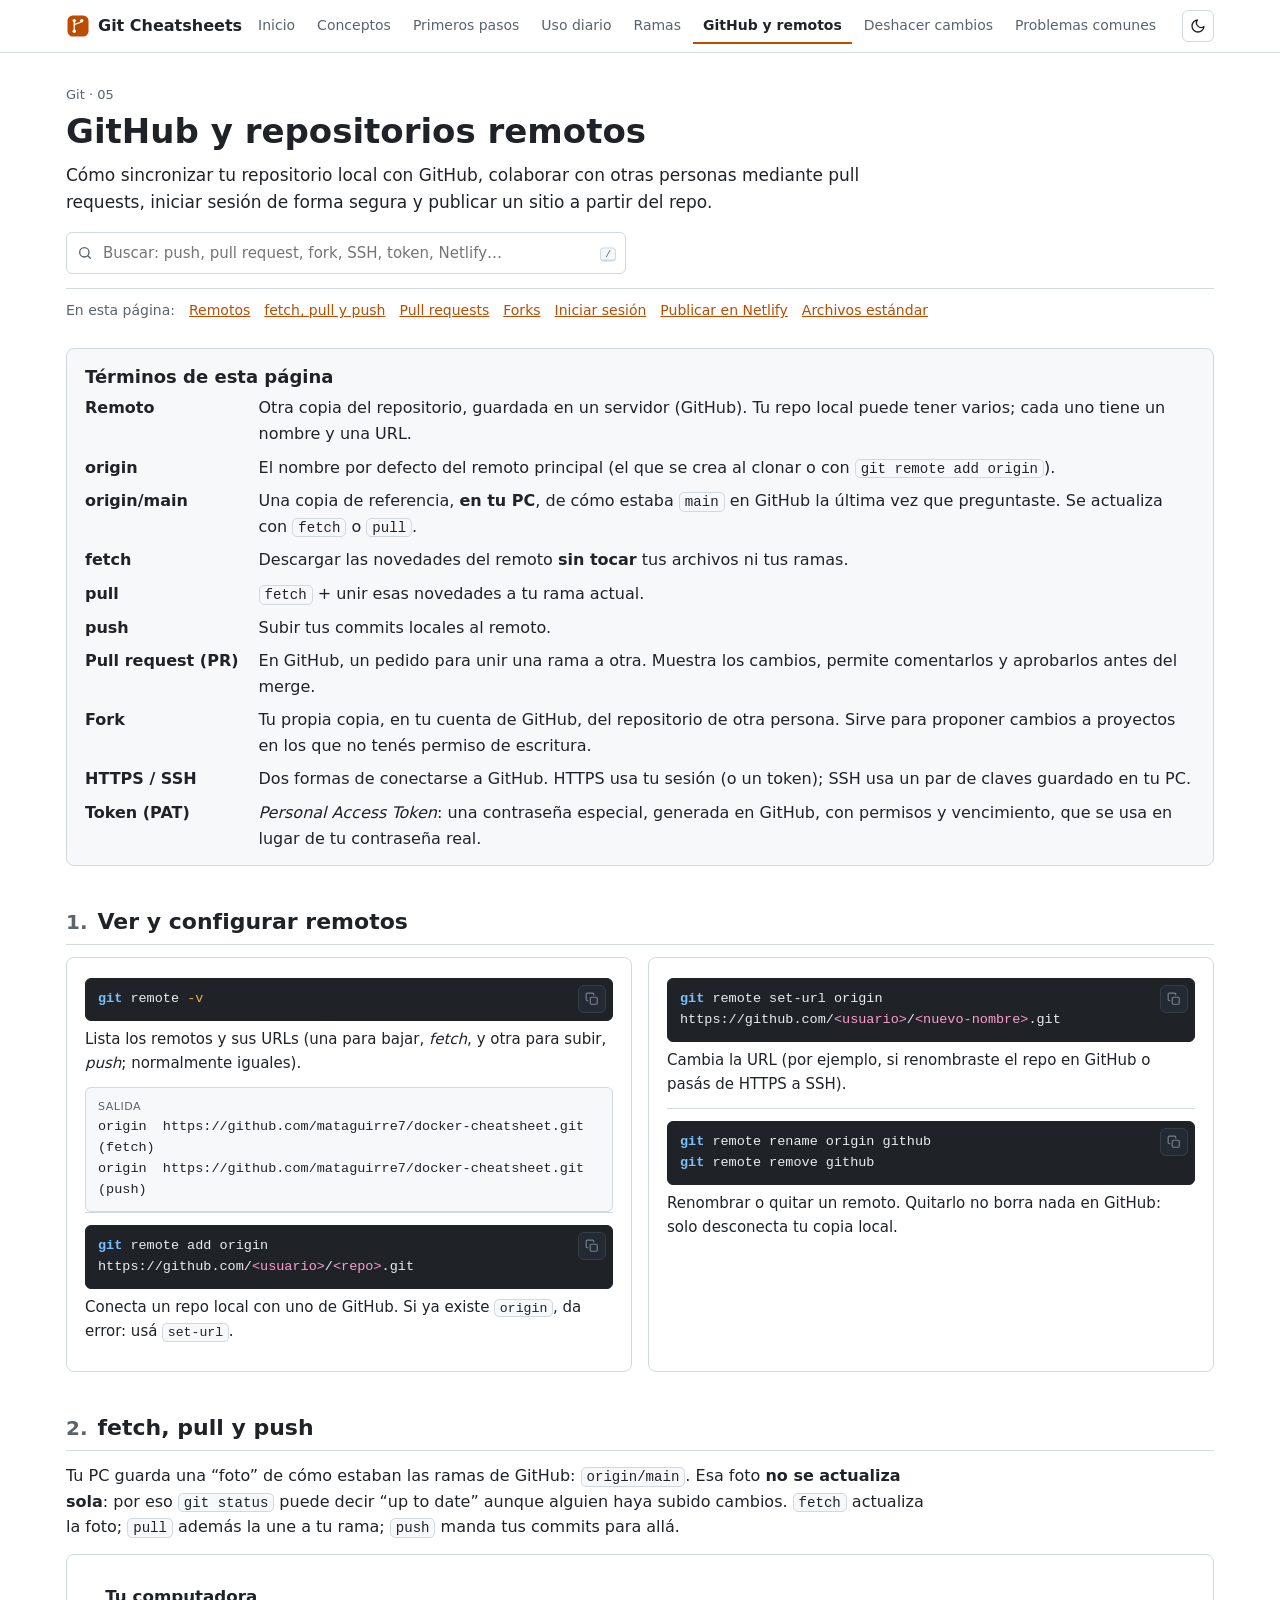
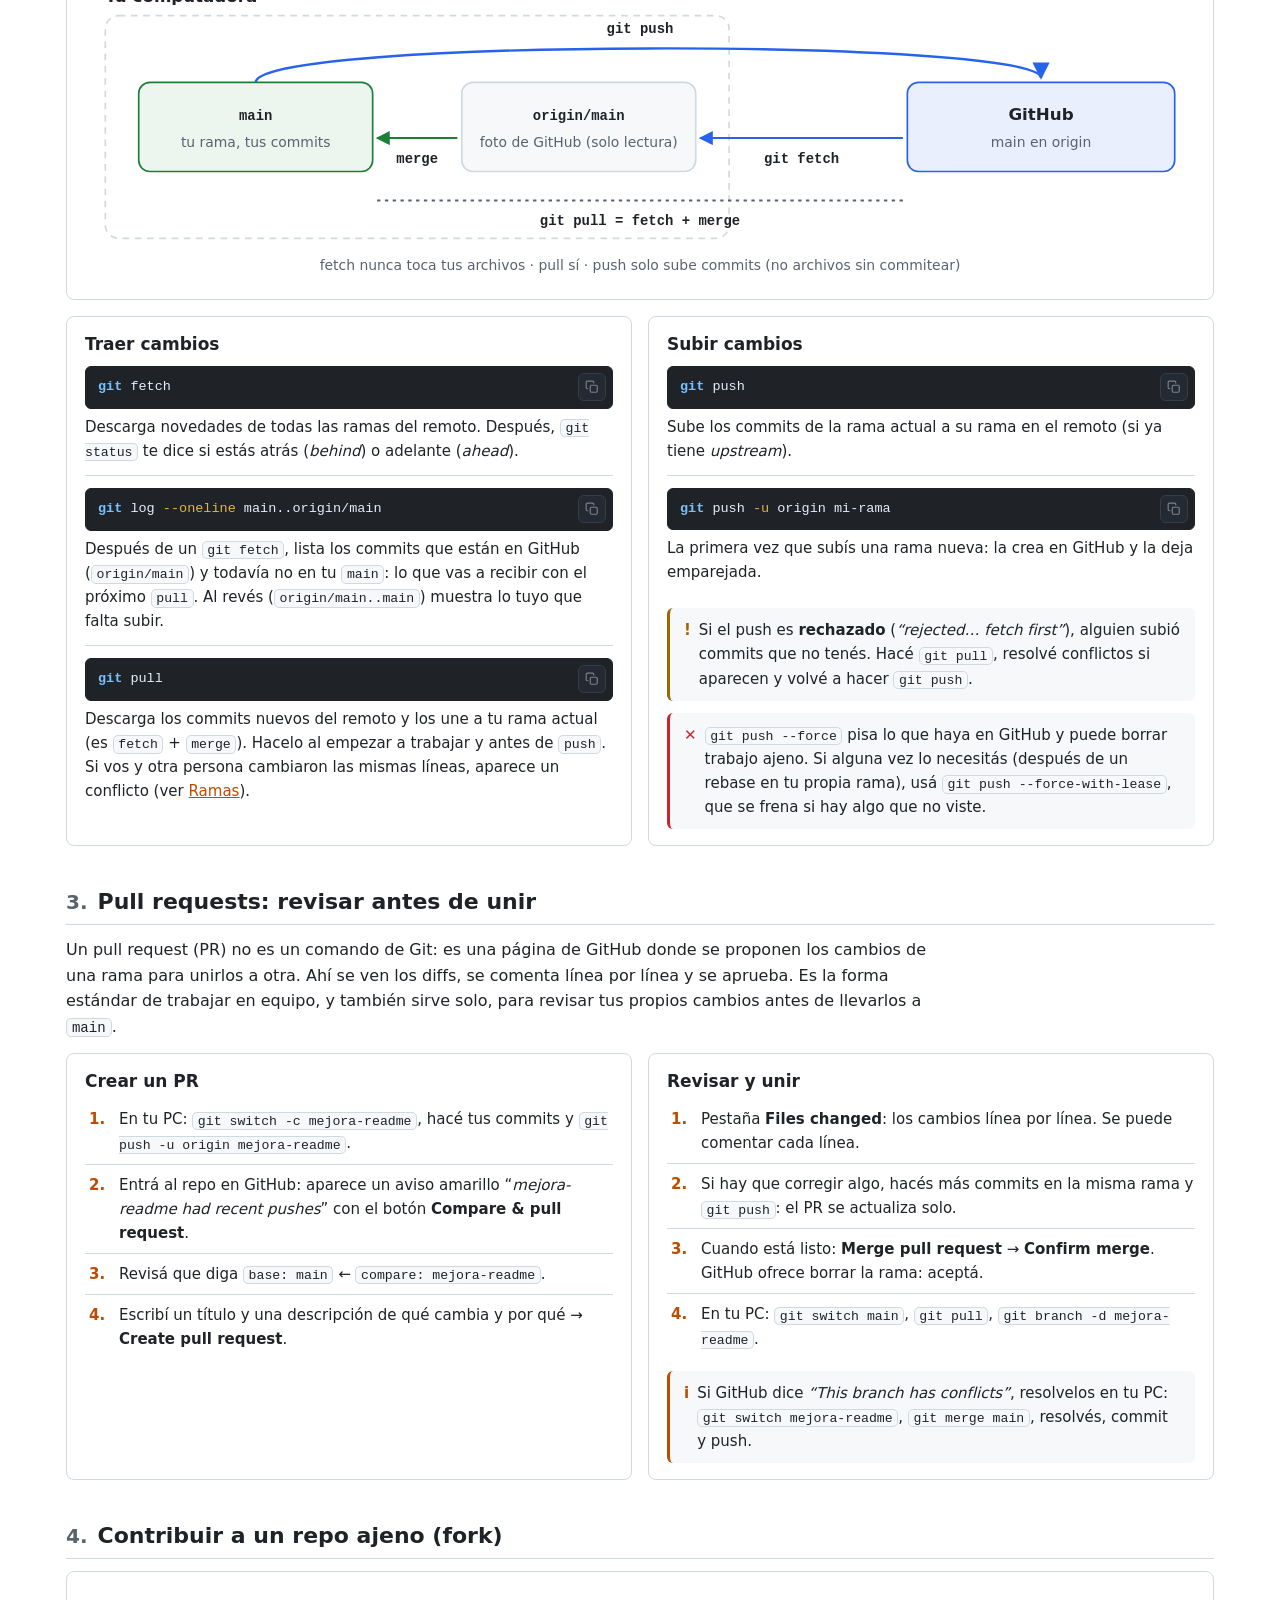
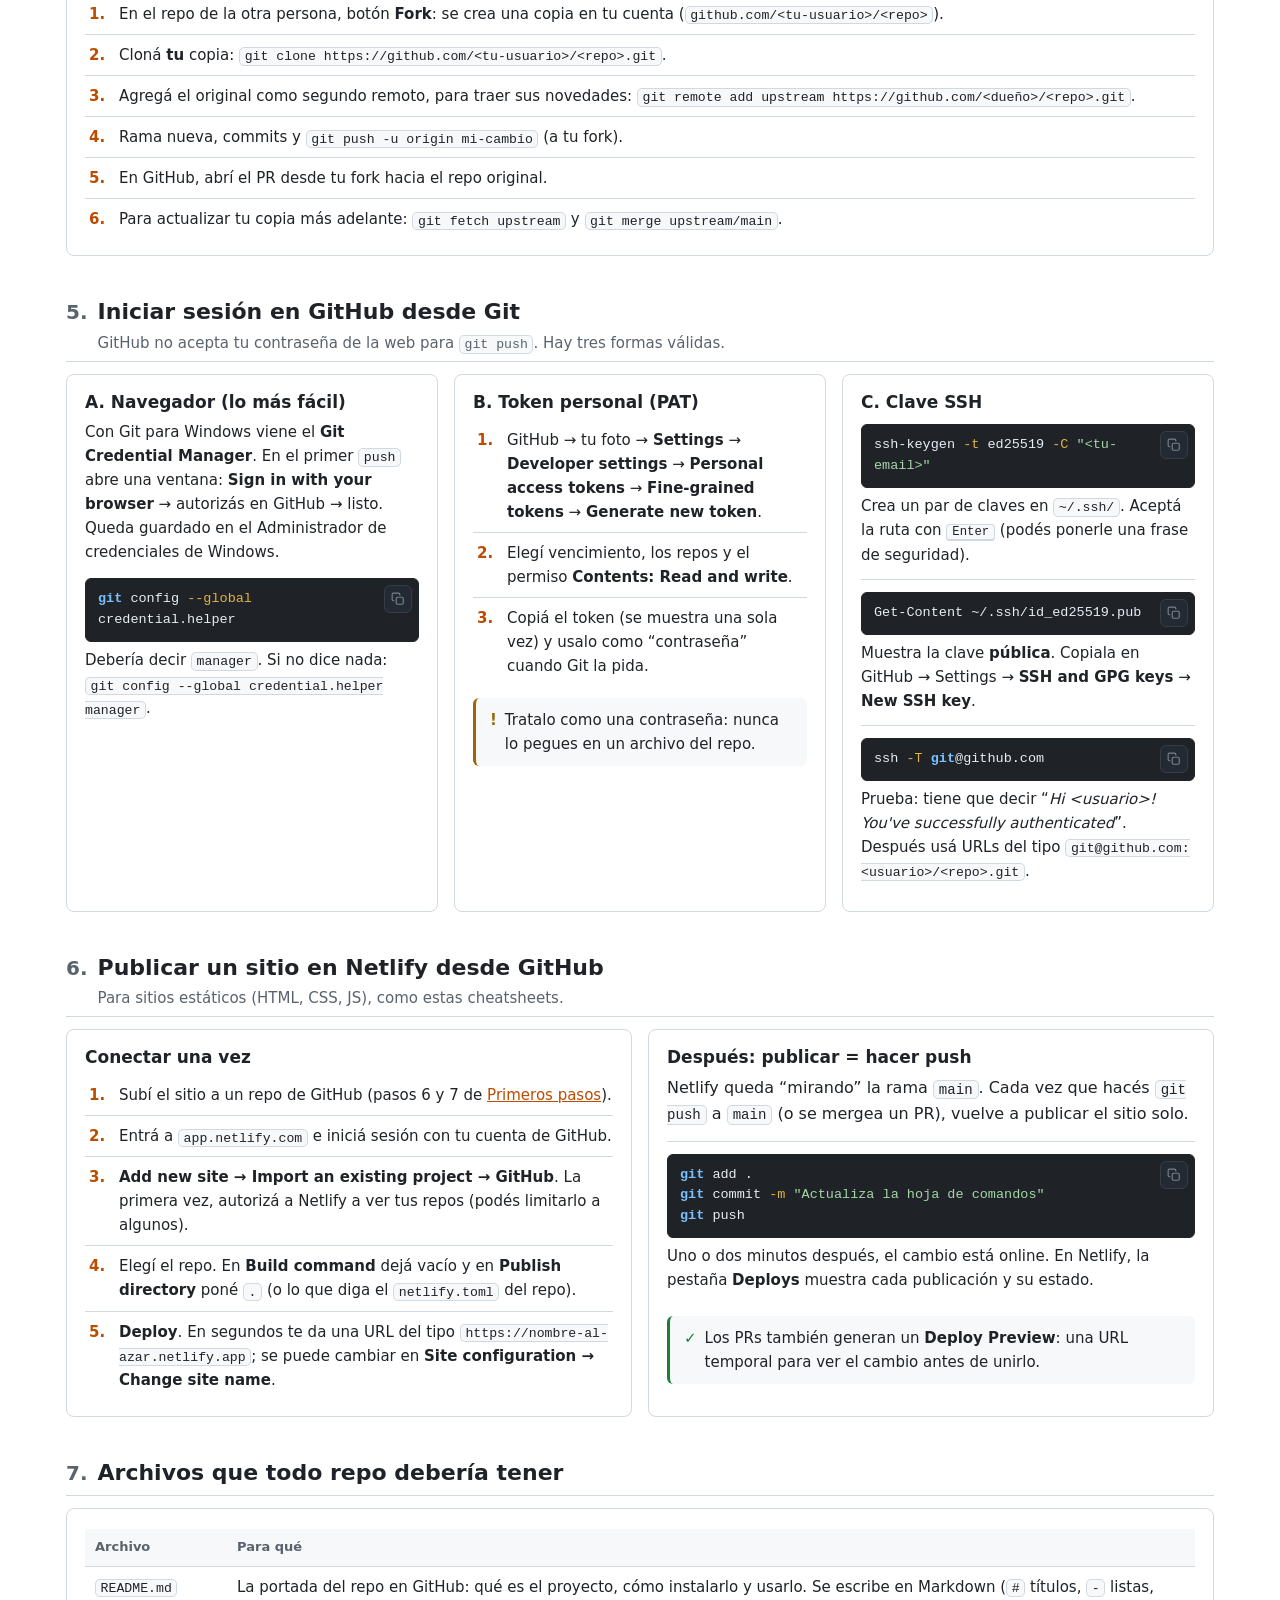
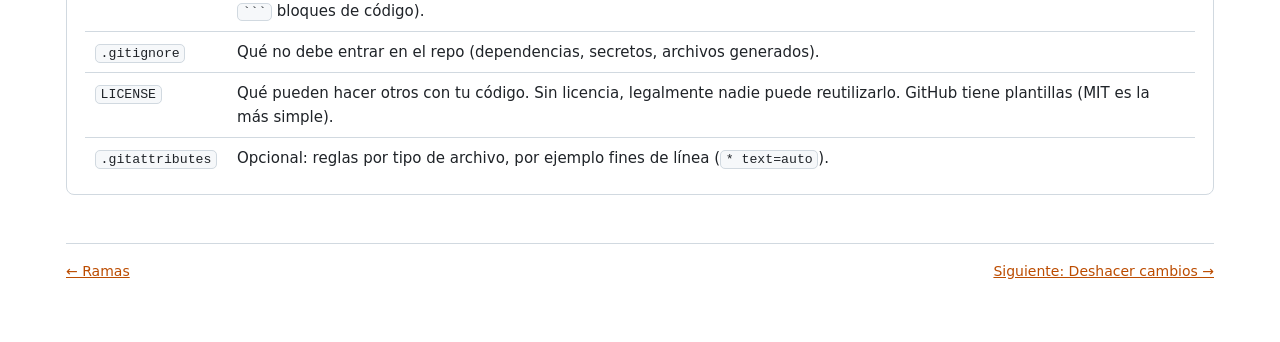
<file: 05-github.html>
<!doctype html>
<html lang="es">
<head>
<meta charset="utf-8">
<meta name="viewport" content="width=device-width, initial-scale=1">
<meta name="description" content="Trabajar con GitHub desde Git explicado: remotos, fetch, pull y push, pull requests, forks, autenticación por HTTPS o SSH y publicar en Netlify.">
<meta name="theme-color" content="#bc4c00">
<title>Git · GitHub y remotos</title>
<link rel="icon" href="data:image/svg+xml,%3Csvg xmlns='http://www.w3.org/2000/svg' viewBox='0 0 64 64'%3E%3Crect x='4' y='4' width='56' height='56' rx='14' fill='%23bc4c00'/%3E%3Cg fill='none' stroke='%23fff' stroke-width='3.4' stroke-linecap='round'%3E%3Cpath d='M22 18v28'/%3E%3Cpath d='M22 30c0-6 20-4 20-12'/%3E%3C/g%3E%3Cg fill='%23fff'%3E%3Ccircle cx='22' cy='18' r='4.5'/%3E%3Ccircle cx='22' cy='46' r='4.5'/%3E%3Ccircle cx='42' cy='18' r='4.5'/%3E%3C/g%3E%3C/svg%3E">
<link rel="stylesheet" href="assets/style.css">
<script src="assets/app.js"></script>
</head>
<body data-page="github">
<header class="topbar"></header>

<svg width="0" height="0" style="position:absolute" aria-hidden="true" focusable="false">
  <defs>
    <marker id="ah" viewBox="0 0 10 10" refX="9" refY="5" markerWidth="7" markerHeight="7" orient="auto-start-reverse"><path d="M0,0 L10,5 L0,10 z" class="d-head"/></marker>
    <marker id="ah-img" viewBox="0 0 10 10" refX="9" refY="5" markerWidth="7" markerHeight="7" orient="auto-start-reverse"><path d="M0,0 L10,5 L0,10 z" class="f-img"/></marker>
    <marker id="ah-ok" viewBox="0 0 10 10" refX="9" refY="5" markerWidth="7" markerHeight="7" orient="auto-start-reverse"><path d="M0,0 L10,5 L0,10 z" class="f-ok"/></marker>
  </defs>
</svg>

<main class="wrap">

  <div class="hero">
    <span class="eyebrow">Git · 05</span>
    <h1>GitHub y repositorios remotos</h1>
    <p class="lead">Cómo sincronizar tu repositorio local con GitHub, colaborar con otras personas mediante pull requests, iniciar sesión de forma segura y publicar un sitio a partir del repo.</p>
    <div class="toolbar">
      <label class="search">
        <svg viewBox="0 0 24 24" fill="none" stroke="currentColor" stroke-width="2" stroke-linecap="round" aria-hidden="true"><circle cx="11" cy="11" r="7"/><path d="m20 20-3.5-3.5"/></svg>
        <input id="q" type="search" placeholder="Buscar: push, pull request, fork, SSH, token, Netlify…" autocomplete="off" aria-label="Buscar">
        <span class="hint"><kbd>/</kbd></span>
      </label>
    </div>
    <nav class="toc">
      <a href="#remotos">Remotos</a>
      <a href="#sincronizar">fetch, pull y push</a>
      <a href="#pr">Pull requests</a>
      <a href="#fork">Forks</a>
      <a href="#acceso">Iniciar sesión</a>
      <a href="#netlify">Publicar en Netlify</a>
      <a href="#archivos">Archivos estándar</a>
    </nav>
  </div>

  <section class="terms-box">
    <h2>Términos de esta página</h2>
    <dl class="terms">
      <dt>Remoto</dt><dd>Otra copia del repositorio, guardada en un servidor (GitHub). Tu repo local puede tener varios; cada uno tiene un nombre y una URL.</dd>
      <dt>origin</dt><dd>El nombre por defecto del remoto principal (el que se crea al clonar o con <code>git remote add origin</code>).</dd>
      <dt>origin/main</dt><dd>Una copia de referencia, <b>en tu PC</b>, de cómo estaba <code>main</code> en GitHub la última vez que preguntaste. Se actualiza con <code>fetch</code> o <code>pull</code>.</dd>
      <dt>fetch</dt><dd>Descargar las novedades del remoto <b>sin tocar</b> tus archivos ni tus ramas.</dd>
      <dt>pull</dt><dd><code>fetch</code> + unir esas novedades a tu rama actual.</dd>
      <dt>push</dt><dd>Subir tus commits locales al remoto.</dd>
      <dt>Pull request (PR)</dt><dd>En GitHub, un pedido para unir una rama a otra. Muestra los cambios, permite comentarlos y aprobarlos antes del merge.</dd>
      <dt>Fork</dt><dd>Tu propia copia, en tu cuenta de GitHub, del repositorio de otra persona. Sirve para proponer cambios a proyectos en los que no tenés permiso de escritura.</dd>
      <dt>HTTPS / SSH</dt><dd>Dos formas de conectarse a GitHub. HTTPS usa tu sesión (o un token); SSH usa un par de claves guardado en tu PC.</dd>
      <dt>Token (PAT)</dt><dd><i>Personal Access Token</i>: una contraseña especial, generada en GitHub, con permisos y vencimiento, que se usa en lugar de tu contraseña real.</dd>
    </dl>
  </section>

  <!-- ================= REMOTOS ================= -->
  <section class="block" id="remotos" data-search>
    <div class="section-head">
      <div class="num">1</div>
      <div class="titles"><h2>Ver y configurar remotos</h2></div>
    </div>
    <div class="grid cols-2">
      <div class="card">
        <div class="cmd"><pre><code>git remote -v</code></pre><div class="what">Lista los remotos y sus URLs (una para bajar, <i>fetch</i>, y otra para subir, <i>push</i>; normalmente iguales).</div></div>
        <pre class="out"><code data-lang="plain">origin  https://github.com/mataguirre7/docker-cheatsheet.git (fetch)
origin  https://github.com/mataguirre7/docker-cheatsheet.git (push)</code></pre>
        <div class="cmd"><pre><code>git remote add origin https://github.com/&lt;usuario&gt;/&lt;repo&gt;.git</code></pre><div class="what">Conecta un repo local con uno de GitHub. Si ya existe <code>origin</code>, da error: usá <code>set-url</code>.</div></div>
      </div>
      <div class="card">
        <div class="cmd"><pre><code>git remote set-url origin https://github.com/&lt;usuario&gt;/&lt;nuevo-nombre&gt;.git</code></pre><div class="what">Cambia la URL (por ejemplo, si renombraste el repo en GitHub o pasás de HTTPS a SSH).</div></div>
        <div class="cmd"><pre><code>git remote rename origin github
git remote remove github</code></pre><div class="what">Renombrar o quitar un remoto. Quitarlo no borra nada en GitHub: solo desconecta tu copia local.</div></div>
      </div>
    </div>
  </section>

  <!-- ================= SINCRONIZAR ================= -->
  <section class="block" id="sincronizar" data-search>
    <div class="section-head">
      <div class="num">2</div>
      <div class="titles"><h2>fetch, pull y push</h2></div>
    </div>
    <div class="explain">
      <p>Tu PC guarda una “foto” de cómo estaban las ramas de GitHub: <code>origin/main</code>. Esa foto <b>no se actualiza sola</b>: por eso <code>git status</code> puede decir “up to date” aunque alguien haya subido cambios. <code>fetch</code> actualiza la foto; <code>pull</code> además la une a tu rama; <code>push</code> manda tus commits para allá.</p>
    </div>
    <div class="diagram">
      <div class="svg-scroll">
      <svg viewBox="0 0 1000 280" role="img" aria-label="fetch baja de GitHub a origin/main; merge une origin/main con main; pull hace las dos cosas; push sube main a GitHub">
        <text x="20" y="28" class="d-title">Tu computadora</text>
        <rect x="20" y="40" width="560" height="200" rx="12" class="d-area"/>

        <rect x="50" y="100" width="210" height="80" rx="10" class="d-ok"/>
        <text x="155" y="134" text-anchor="middle" class="d-code" style="font-weight:700">main</text>
        <text x="155" y="158" text-anchor="middle" class="d-sub">tu rama, tus commits</text>

        <rect x="340" y="100" width="210" height="80" rx="10" class="d-box"/>
        <text x="445" y="134" text-anchor="middle" class="d-code" style="font-weight:700">origin/main</text>
        <text x="445" y="158" text-anchor="middle" class="d-sub">foto de GitHub (solo lectura)</text>

        <rect x="740" y="100" width="240" height="80" rx="10" class="d-img"/>
        <text x="860" y="134" text-anchor="middle" class="d-title">GitHub</text>
        <text x="860" y="158" text-anchor="middle" class="d-sub">main en origin</text>

        <path d="M736,150 L554,150" class="d-line s-img" marker-end="url(#ah-img)"/>
        <text x="645" y="172" text-anchor="middle" class="d-code" style="font-weight:700">git fetch</text>
        <path d="M336,150 L264,150" class="d-line s-ok" marker-end="url(#ah-ok)"/>
        <text x="300" y="172" text-anchor="middle" class="d-code" style="font-weight:700">merge</text>

        <path d="M264,206 L736,206" class="d-line" style="stroke-dasharray:3 4"/>
        <text x="500" y="228" text-anchor="middle" class="d-code" style="font-weight:700">git pull = fetch + merge</text>

        <path d="M155,100 C155,60 860,60 860,96" class="d-line s-img" style="stroke-width:2.2" marker-end="url(#ah-img)"/>
        <text x="500" y="56" text-anchor="middle" class="d-code" style="font-weight:700">git push</text>
        <text x="500" y="268" text-anchor="middle" class="d-sub">fetch nunca toca tus archivos · pull sí · push solo sube commits (no archivos sin commitear)</text>
      </svg>
      </div>
    </div>
    <div class="grid cols-2" style="margin-top:16px">
      <div class="card">
        <h3>Traer cambios</h3>
        <div class="cmd"><pre><code>git fetch</code></pre><div class="what">Descarga novedades de todas las ramas del remoto. Después, <code>git status</code> te dice si estás atrás (<i>behind</i>) o adelante (<i>ahead</i>).</div></div>
        <div class="cmd"><pre><code>git log --oneline main..origin/main</code></pre><div class="what">Después de un <code>git fetch</code>, lista los commits que están en GitHub (<code>origin/main</code>) y todavía no en tu <code>main</code>: lo que vas a recibir con el próximo <code>pull</code>. Al revés (<code>origin/main..main</code>) muestra lo tuyo que falta subir.</div></div>
        <div class="cmd"><pre><code>git pull</code></pre><div class="what">Descarga los commits nuevos del remoto y los une a tu rama actual (es <code>fetch</code> + <code>merge</code>). Hacelo al empezar a trabajar y antes de <code>push</code>. Si vos y otra persona cambiaron las mismas líneas, aparece un conflicto (ver <a href="04-ramas.html">Ramas</a>).</div></div>
      </div>
      <div class="card">
        <h3>Subir cambios</h3>
        <div class="cmd"><pre><code>git push</code></pre><div class="what">Sube los commits de la rama actual a su rama en el remoto (si ya tiene <i>upstream</i>).</div></div>
        <div class="cmd"><pre><code>git push -u origin mi-rama</code></pre><div class="what">La primera vez que subís una rama nueva: la crea en GitHub y la deja emparejada.</div></div>
        <div class="callout warn"><span class="ico">!</span><p>Si el push es <b>rechazado</b> (<i>“rejected… fetch first”</i>), alguien subió commits que no tenés. Hacé <code>git pull</code>, resolvé conflictos si aparecen y volvé a hacer <code>git push</code>.</p></div>
        <div class="callout bad"><span class="ico">✕</span><p><code>git push --force</code> pisa lo que haya en GitHub y puede borrar trabajo ajeno. Si alguna vez lo necesitás (después de un rebase en tu propia rama), usá <code>git push --force-with-lease</code>, que se frena si hay algo que no viste.</p></div>
      </div>
    </div>
  </section>

  <!-- ================= PR ================= -->
  <section class="block" id="pr" data-search>
    <div class="section-head">
      <div class="num">3</div>
      <div class="titles"><h2>Pull requests: revisar antes de unir</h2></div>
    </div>
    <div class="explain"><p>Un pull request (PR) no es un comando de Git: es una página de GitHub donde se proponen los cambios de una rama para unirlos a otra. Ahí se ven los diffs, se comenta línea por línea y se aprueba. Es la forma estándar de trabajar en equipo, y también sirve solo, para revisar tus propios cambios antes de llevarlos a <code>main</code>.</p></div>
    <div class="grid cols-2">
      <div class="card">
        <h3>Crear un PR</h3>
        <ol class="steps">
          <li>En tu PC: <code>git switch -c mejora-readme</code>, hacé tus commits y <code>git push -u origin mejora-readme</code>.</li>
          <li>Entrá al repo en GitHub: aparece un aviso amarillo “<i>mejora-readme had recent pushes</i>” con el botón <b>Compare &amp; pull request</b>.</li>
          <li>Revisá que diga <code>base: main</code> ← <code>compare: mejora-readme</code>.</li>
          <li>Escribí un título y una descripción de qué cambia y por qué → <b>Create pull request</b>.</li>
        </ol>
      </div>
      <div class="card">
        <h3>Revisar y unir</h3>
        <ol class="steps">
          <li>Pestaña <b>Files changed</b>: los cambios línea por línea. Se puede comentar cada línea.</li>
          <li>Si hay que corregir algo, hacés más commits en la misma rama y <code>git push</code>: el PR se actualiza solo.</li>
          <li>Cuando está listo: <b>Merge pull request</b> → <b>Confirm merge</b>. GitHub ofrece borrar la rama: aceptá.</li>
          <li>En tu PC: <code>git switch main</code>, <code>git pull</code>, <code>git branch -d mejora-readme</code>.</li>
        </ol>
        <div class="callout info"><span class="ico">i</span><p>Si GitHub dice <i>“This branch has conflicts”</i>, resolvelos en tu PC: <code>git switch mejora-readme</code>, <code>git merge main</code>, resolvés, commit y push.</p></div>
      </div>
    </div>
  </section>

  <!-- ================= FORK ================= -->
  <section class="block" id="fork" data-search>
    <div class="section-head">
      <div class="num">4</div>
      <div class="titles"><h2>Contribuir a un repo ajeno (fork)</h2></div>
    </div>
    <div class="card">
      <ol class="steps">
        <li>En el repo de la otra persona, botón <b>Fork</b>: se crea una copia en tu cuenta (<code>github.com/&lt;tu-usuario&gt;/&lt;repo&gt;</code>).</li>
        <li>Cloná <b>tu</b> copia: <code>git clone https://github.com/&lt;tu-usuario&gt;/&lt;repo&gt;.git</code>.</li>
        <li>Agregá el original como segundo remoto, para traer sus novedades: <code>git remote add upstream https://github.com/&lt;dueño&gt;/&lt;repo&gt;.git</code>.</li>
        <li>Rama nueva, commits y <code>git push -u origin mi-cambio</code> (a tu fork).</li>
        <li>En GitHub, abrí el PR desde tu fork hacia el repo original.</li>
        <li>Para actualizar tu copia más adelante: <code>git fetch upstream</code> y <code>git merge upstream/main</code>.</li>
      </ol>
    </div>
  </section>

  <!-- ================= ACCESO ================= -->
  <section class="block" id="acceso" data-search>
    <div class="section-head">
      <div class="num">5</div>
      <div class="titles"><h2>Iniciar sesión en GitHub desde Git</h2><p>GitHub no acepta tu contraseña de la web para <code>git push</code>. Hay tres formas válidas.</p></div>
    </div>
    <div class="grid cols-3">
      <div class="card">
        <h3>A. Navegador (lo más fácil)</h3>
        <p>Con Git para Windows viene el <b>Git Credential Manager</b>. En el primer <code>push</code> abre una ventana: <b>Sign in with your browser</b> → autorizás en GitHub → listo. Queda guardado en el Administrador de credenciales de Windows.</p>
        <div class="cmd"><pre><code>git config --global credential.helper</code></pre><div class="what">Debería decir <code>manager</code>. Si no dice nada: <code>git config --global credential.helper manager</code>.</div></div>
      </div>
      <div class="card">
        <h3>B. Token personal (PAT)</h3>
        <ol class="steps">
          <li>GitHub → tu foto → <b>Settings</b> → <b>Developer settings</b> → <b>Personal access tokens</b> → <b>Fine-grained tokens</b> → <b>Generate new token</b>.</li>
          <li>Elegí vencimiento, los repos y el permiso <b>Contents: Read and write</b>.</li>
          <li>Copiá el token (se muestra una sola vez) y usalo como “contraseña” cuando Git la pida.</li>
        </ol>
        <div class="callout warn"><span class="ico">!</span><p>Tratalo como una contraseña: nunca lo pegues en un archivo del repo.</p></div>
      </div>
      <div class="card">
        <h3>C. Clave SSH</h3>
        <div class="cmd"><pre><code>ssh-keygen -t ed25519 -C "&lt;tu-email&gt;"</code></pre><div class="what">Crea un par de claves en <code>~/.ssh/</code>. Aceptá la ruta con <kbd>Enter</kbd> (podés ponerle una frase de seguridad).</div></div>
        <div class="cmd"><pre><code>Get-Content ~/.ssh/id_ed25519.pub</code></pre><div class="what">Muestra la clave <b>pública</b>. Copiala en GitHub → Settings → <b>SSH and GPG keys</b> → <b>New SSH key</b>.</div></div>
        <div class="cmd"><pre><code>ssh -T git@github.com</code></pre><div class="what">Prueba: tiene que decir “<i>Hi &lt;usuario&gt;! You've successfully authenticated</i>”. Después usá URLs del tipo <code>git@github.com:&lt;usuario&gt;/&lt;repo&gt;.git</code>.</div></div>
      </div>
    </div>
  </section>

  <!-- ================= NETLIFY ================= -->
  <section class="block" id="netlify" data-search>
    <div class="section-head">
      <div class="num">6</div>
      <div class="titles"><h2>Publicar un sitio en Netlify desde GitHub</h2><p>Para sitios estáticos (HTML, CSS, JS), como estas cheatsheets.</p></div>
    </div>
    <div class="grid cols-2">
      <div class="card">
        <h3>Conectar una vez</h3>
        <ol class="steps">
          <li>Subí el sitio a un repo de GitHub (pasos 6 y 7 de <a href="02-primeros-pasos.html">Primeros pasos</a>).</li>
          <li>Entrá a <code>app.netlify.com</code> e iniciá sesión con tu cuenta de GitHub.</li>
          <li><b>Add new site → Import an existing project → GitHub</b>. La primera vez, autorizá a Netlify a ver tus repos (podés limitarlo a algunos).</li>
          <li>Elegí el repo. En <b>Build command</b> dejá vacío y en <b>Publish directory</b> poné <code>.</code> (o lo que diga el <code>netlify.toml</code> del repo).</li>
          <li><b>Deploy</b>. En segundos te da una URL del tipo <code>https://nombre-al-azar.netlify.app</code>; se puede cambiar en <b>Site configuration → Change site name</b>.</li>
        </ol>
      </div>
      <div class="card">
        <h3>Después: publicar = hacer push</h3>
        <div class="explain"><p>Netlify queda “mirando” la rama <code>main</code>. Cada vez que hacés <code>git push</code> a <code>main</code> (o se mergea un PR), vuelve a publicar el sitio solo.</p></div>
        <div class="cmd"><pre><code>git add .
git commit -m "Actualiza la hoja de comandos"
git push</code></pre><div class="what">Uno o dos minutos después, el cambio está online. En Netlify, la pestaña <b>Deploys</b> muestra cada publicación y su estado.</div></div>
        <div class="callout tip"><span class="ico">✓</span><p>Los PRs también generan un <b>Deploy Preview</b>: una URL temporal para ver el cambio antes de unirlo.</p></div>
      </div>
    </div>
  </section>

  <!-- ================= ARCHIVOS ================= -->
  <section class="block" id="archivos" data-search>
    <div class="section-head">
      <div class="num">7</div>
      <div class="titles"><h2>Archivos que todo repo debería tener</h2></div>
    </div>
    <div class="card">
      <div class="table-wrap">
        <table>
          <thead><tr><th>Archivo</th><th>Para qué</th></tr></thead>
          <tbody>
            <tr><td><code>README.md</code></td><td>La portada del repo en GitHub: qué es el proyecto, cómo instalarlo y usarlo. Se escribe en Markdown (<code>#</code> títulos, <code>-</code> listas, <code>```</code> bloques de código).</td></tr>
            <tr><td><code>.gitignore</code></td><td>Qué no debe entrar en el repo (dependencias, secretos, archivos generados).</td></tr>
            <tr><td><code>LICENSE</code></td><td>Qué pueden hacer otros con tu código. Sin licencia, legalmente nadie puede reutilizarlo. GitHub tiene plantillas (MIT es la más simple).</td></tr>
            <tr><td><code>.gitattributes</code></td><td>Opcional: reglas por tipo de archivo, por ejemplo fines de línea (<code>* text=auto</code>).</td></tr>
          </tbody>
        </table>
      </div>
    </div>
  </section>

  <p class="empty">No encontré resultados.</p>

  <footer class="foot">
    <a href="04-ramas.html">← Ramas</a>
    <a href="06-deshacer.html">Siguiente: Deshacer cambios →</a>
  </footer>
</main>
</body>
</html>
</file>
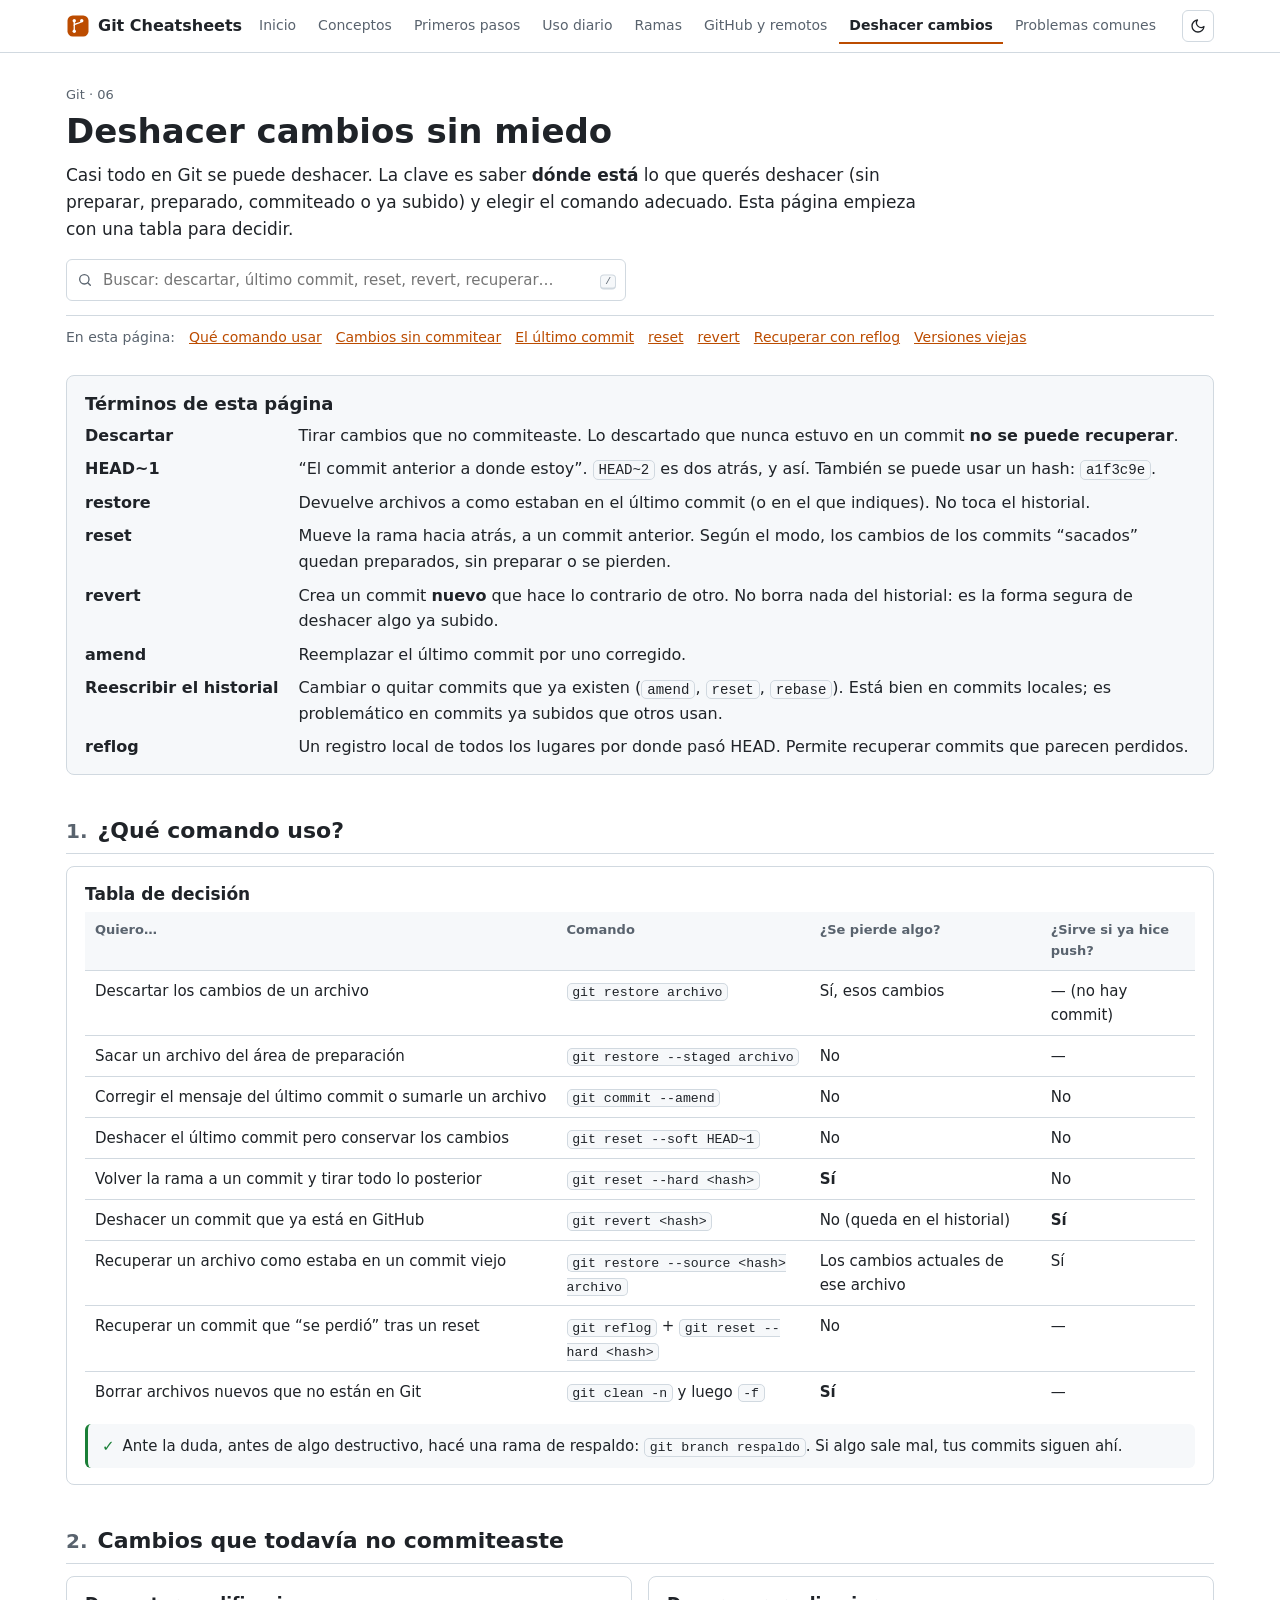
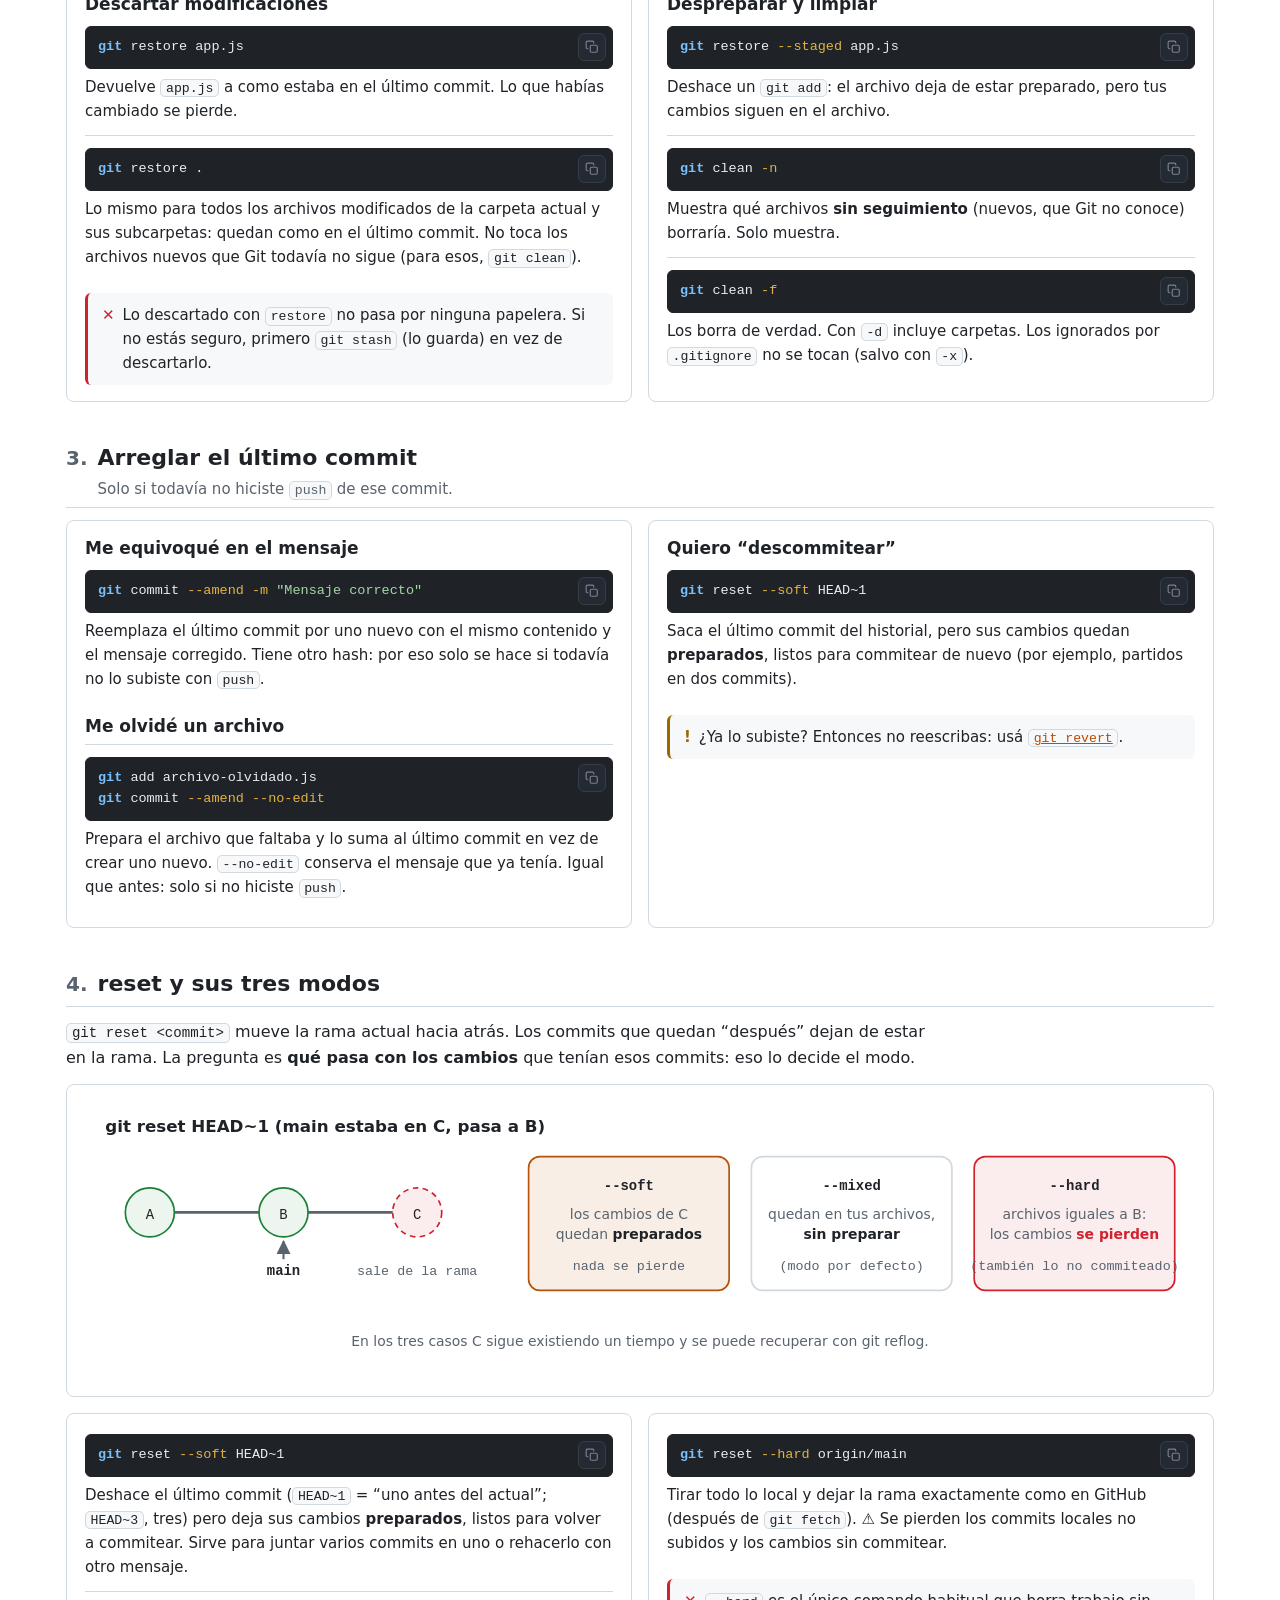
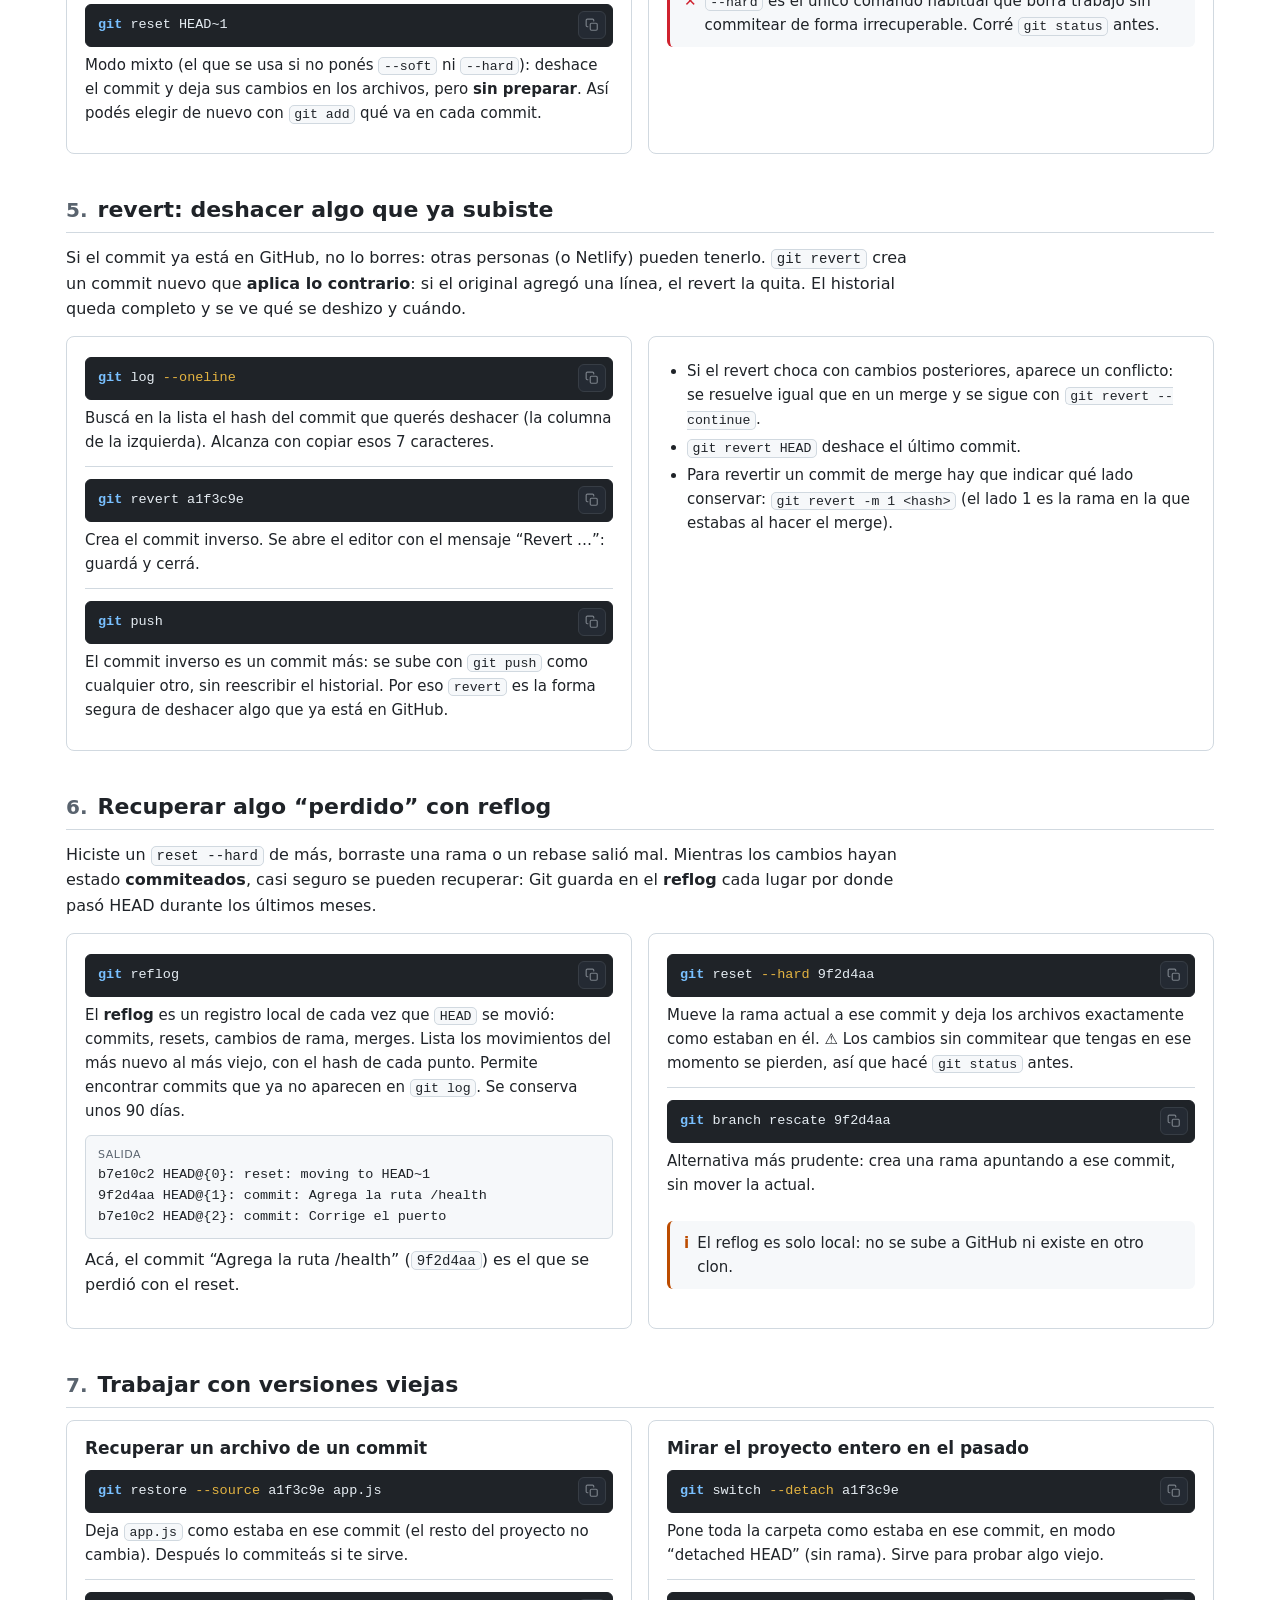
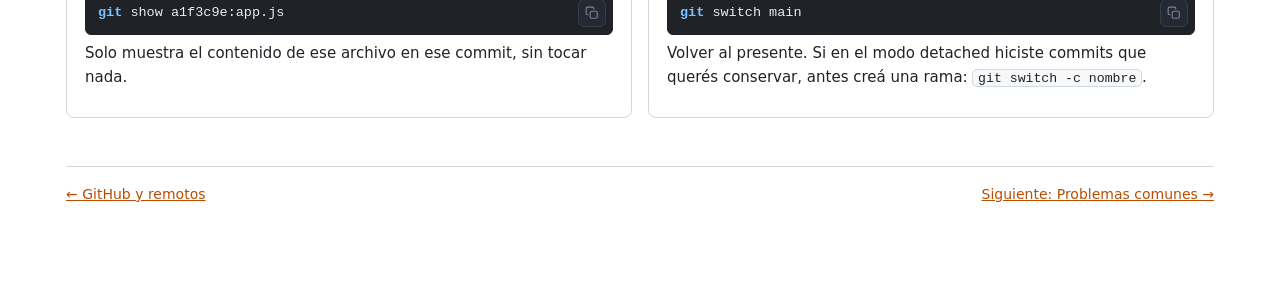
<file: 06-deshacer.html>
<!doctype html>
<html lang="es">
<head>
<meta charset="utf-8">
<meta name="viewport" content="width=device-width, initial-scale=1">
<meta name="description" content="Cómo deshacer cambios en Git sin miedo: restore, amend, reset, revert, clean y recuperar commits perdidos con reflog.">
<meta name="theme-color" content="#bc4c00">
<title>Git · Deshacer cambios</title>
<link rel="icon" href="data:image/svg+xml,%3Csvg xmlns='http://www.w3.org/2000/svg' viewBox='0 0 64 64'%3E%3Crect x='4' y='4' width='56' height='56' rx='14' fill='%23bc4c00'/%3E%3Cg fill='none' stroke='%23fff' stroke-width='3.4' stroke-linecap='round'%3E%3Cpath d='M22 18v28'/%3E%3Cpath d='M22 30c0-6 20-4 20-12'/%3E%3C/g%3E%3Cg fill='%23fff'%3E%3Ccircle cx='22' cy='18' r='4.5'/%3E%3Ccircle cx='22' cy='46' r='4.5'/%3E%3Ccircle cx='42' cy='18' r='4.5'/%3E%3C/g%3E%3C/svg%3E">
<link rel="stylesheet" href="assets/style.css">
<script src="assets/app.js"></script>
</head>
<body data-page="deshacer">
<header class="topbar"></header>

<svg width="0" height="0" style="position:absolute" aria-hidden="true" focusable="false">
  <defs>
    <marker id="ah" viewBox="0 0 10 10" refX="9" refY="5" markerWidth="7" markerHeight="7" orient="auto-start-reverse"><path d="M0,0 L10,5 L0,10 z" class="d-head"/></marker>
  </defs>
</svg>

<main class="wrap">

  <div class="hero">
    <span class="eyebrow">Git · 06</span>
    <h1>Deshacer cambios sin miedo</h1>
    <p class="lead">Casi todo en Git se puede deshacer. La clave es saber <b>dónde está</b> lo que querés deshacer (sin preparar, preparado, commiteado o ya subido) y elegir el comando adecuado. Esta página empieza con una tabla para decidir.</p>
    <div class="toolbar">
      <label class="search">
        <svg viewBox="0 0 24 24" fill="none" stroke="currentColor" stroke-width="2" stroke-linecap="round" aria-hidden="true"><circle cx="11" cy="11" r="7"/><path d="m20 20-3.5-3.5"/></svg>
        <input id="q" type="search" placeholder="Buscar: descartar, último commit, reset, revert, recuperar…" autocomplete="off" aria-label="Buscar">
        <span class="hint"><kbd>/</kbd></span>
      </label>
    </div>
    <nav class="toc">
      <a href="#decidir">Qué comando usar</a>
      <a href="#sin-commit">Cambios sin commitear</a>
      <a href="#ultimo">El último commit</a>
      <a href="#reset">reset</a>
      <a href="#revert">revert</a>
      <a href="#reflog">Recuperar con reflog</a>
      <a href="#viejo">Versiones viejas</a>
    </nav>
  </div>

  <section class="terms-box">
    <h2>Términos de esta página</h2>
    <dl class="terms">
      <dt>Descartar</dt><dd>Tirar cambios que no commiteaste. Lo descartado que nunca estuvo en un commit <b>no se puede recuperar</b>.</dd>
      <dt>HEAD~1</dt><dd>“El commit anterior a donde estoy”. <code>HEAD~2</code> es dos atrás, y así. También se puede usar un hash: <code>a1f3c9e</code>.</dd>
      <dt>restore</dt><dd>Devuelve archivos a como estaban en el último commit (o en el que indiques). No toca el historial.</dd>
      <dt>reset</dt><dd>Mueve la rama hacia atrás, a un commit anterior. Según el modo, los cambios de los commits “sacados” quedan preparados, sin preparar o se pierden.</dd>
      <dt>revert</dt><dd>Crea un commit <b>nuevo</b> que hace lo contrario de otro. No borra nada del historial: es la forma segura de deshacer algo ya subido.</dd>
      <dt>amend</dt><dd>Reemplazar el último commit por uno corregido.</dd>
      <dt>Reescribir el historial</dt><dd>Cambiar o quitar commits que ya existen (<code>amend</code>, <code>reset</code>, <code>rebase</code>). Está bien en commits locales; es problemático en commits ya subidos que otros usan.</dd>
      <dt>reflog</dt><dd>Un registro local de todos los lugares por donde pasó HEAD. Permite recuperar commits que parecen perdidos.</dd>
    </dl>
  </section>

  <!-- ================= DECIDIR ================= -->
  <section class="block" id="decidir" data-search>
    <div class="section-head">
      <div class="num">1</div>
      <div class="titles"><h2>¿Qué comando uso?</h2></div>
    </div>
    <div class="card">
      <h3>Tabla de decisión</h3>
      <div class="table-wrap">
        <table>
          <thead><tr><th>Quiero…</th><th>Comando</th><th>¿Se pierde algo?</th><th>¿Sirve si ya hice push?</th></tr></thead>
          <tbody>
            <tr><td>Descartar los cambios de un archivo</td><td><code>git restore archivo</code></td><td>Sí, esos cambios</td><td>— (no hay commit)</td></tr>
            <tr><td>Sacar un archivo del área de preparación</td><td><code>git restore --staged archivo</code></td><td>No</td><td>—</td></tr>
            <tr><td>Corregir el mensaje del último commit o sumarle un archivo</td><td><code>git commit --amend</code></td><td>No</td><td>No</td></tr>
            <tr><td>Deshacer el último commit pero conservar los cambios</td><td><code>git reset --soft HEAD~1</code></td><td>No</td><td>No</td></tr>
            <tr><td>Volver la rama a un commit y tirar todo lo posterior</td><td><code>git reset --hard &lt;hash&gt;</code></td><td><b>Sí</b></td><td>No</td></tr>
            <tr><td>Deshacer un commit que ya está en GitHub</td><td><code>git revert &lt;hash&gt;</code></td><td>No (queda en el historial)</td><td><b>Sí</b></td></tr>
            <tr><td>Recuperar un archivo como estaba en un commit viejo</td><td><code>git restore --source &lt;hash&gt; archivo</code></td><td>Los cambios actuales de ese archivo</td><td>Sí</td></tr>
            <tr><td>Recuperar un commit que “se perdió” tras un reset</td><td><code>git reflog</code> + <code>git reset --hard &lt;hash&gt;</code></td><td>No</td><td>—</td></tr>
            <tr><td>Borrar archivos nuevos que no están en Git</td><td><code>git clean -n</code> y luego <code>-f</code></td><td><b>Sí</b></td><td>—</td></tr>
          </tbody>
        </table>
      </div>
      <div class="callout tip"><span class="ico">✓</span><p>Ante la duda, antes de algo destructivo, hacé una rama de respaldo: <code>git branch respaldo</code>. Si algo sale mal, tus commits siguen ahí.</p></div>
    </div>
  </section>

  <!-- ================= SIN COMMIT ================= -->
  <section class="block" id="sin-commit" data-search>
    <div class="section-head">
      <div class="num">2</div>
      <div class="titles"><h2>Cambios que todavía no commiteaste</h2></div>
    </div>
    <div class="grid cols-2">
      <div class="card">
        <h3>Descartar modificaciones</h3>
        <div class="cmd"><pre><code>git restore app.js</code></pre><div class="what">Devuelve <code>app.js</code> a como estaba en el último commit. Lo que habías cambiado se pierde.</div></div>
        <div class="cmd"><pre><code>git restore .</code></pre><div class="what">Lo mismo para todos los archivos modificados de la carpeta actual y sus subcarpetas: quedan como en el último commit. No toca los archivos nuevos que Git todavía no sigue (para esos, <code>git clean</code>).</div></div>
        <div class="callout bad"><span class="ico">✕</span><p>Lo descartado con <code>restore</code> no pasa por ninguna papelera. Si no estás seguro, primero <code>git stash</code> (lo guarda) en vez de descartarlo.</p></div>
      </div>
      <div class="card">
        <h3>Despreparar y limpiar</h3>
        <div class="cmd"><pre><code>git restore --staged app.js</code></pre><div class="what">Deshace un <code>git add</code>: el archivo deja de estar preparado, pero tus cambios siguen en el archivo.</div></div>
        <div class="cmd"><pre><code>git clean -n</code></pre><div class="what">Muestra qué archivos <b>sin seguimiento</b> (nuevos, que Git no conoce) borraría. Solo muestra.</div></div>
        <div class="cmd"><pre><code>git clean -f</code></pre><div class="what">Los borra de verdad. Con <code>-d</code> incluye carpetas. Los ignorados por <code>.gitignore</code> no se tocan (salvo con <code>-x</code>).</div></div>
      </div>
    </div>
  </section>

  <!-- ================= ULTIMO ================= -->
  <section class="block" id="ultimo" data-search>
    <div class="section-head">
      <div class="num">3</div>
      <div class="titles"><h2>Arreglar el último commit</h2><p>Solo si todavía no hiciste <code>push</code> de ese commit.</p></div>
    </div>
    <div class="grid cols-2">
      <div class="card">
        <h3>Me equivoqué en el mensaje</h3>
        <div class="cmd"><pre><code>git commit --amend -m "Mensaje correcto"</code></pre><div class="what">Reemplaza el último commit por uno nuevo con el mismo contenido y el mensaje corregido. Tiene otro hash: por eso solo se hace si todavía no lo subiste con <code>push</code>.</div></div>
        <h3 style="margin-top:12px">Me olvidé un archivo</h3>
        <div class="cmd"><pre><code>git add archivo-olvidado.js
git commit --amend --no-edit</code></pre><div class="what">Prepara el archivo que faltaba y lo suma al último commit en vez de crear uno nuevo. <code>--no-edit</code> conserva el mensaje que ya tenía. Igual que antes: solo si no hiciste <code>push</code>.</div></div>
      </div>
      <div class="card">
        <h3>Quiero “descommitear”</h3>
        <div class="cmd"><pre><code>git reset --soft HEAD~1</code></pre><div class="what">Saca el último commit del historial, pero sus cambios quedan <b>preparados</b>, listos para commitear de nuevo (por ejemplo, partidos en dos commits).</div></div>
        <div class="callout warn"><span class="ico">!</span><p>¿Ya lo subiste? Entonces no reescribas: usá <a href="#revert"><code>git revert</code></a>.</p></div>
      </div>
    </div>
  </section>

  <!-- ================= RESET ================= -->
  <section class="block" id="reset" data-search>
    <div class="section-head">
      <div class="num">4</div>
      <div class="titles"><h2>reset y sus tres modos</h2></div>
    </div>
    <div class="explain">
      <p><code>git reset &lt;commit&gt;</code> mueve la rama actual hacia atrás. Los commits que quedan “después” dejan de estar en la rama. La pregunta es <b>qué pasa con los cambios</b> que tenían esos commits: eso lo decide el modo.</p>
    </div>
    <div class="diagram">
      <div class="svg-scroll">
      <svg viewBox="0 0 1000 250" role="img" aria-label="Reset de C a B: con soft los cambios de C quedan preparados, con mixed quedan sin preparar, con hard se pierden">
        <text x="20" y="28" class="d-title">git reset HEAD~1  (main estaba en C, pasa a B)</text>
        <path d="M60,100 L300,100" class="d-line" style="stroke-width:2.4"/>
        <circle cx="60" cy="100" r="22" class="d-ok"/><text x="60" y="106" text-anchor="middle" class="d-code">A</text>
        <circle cx="180" cy="100" r="22" class="d-ok"/><text x="180" y="106" text-anchor="middle" class="d-code">B</text>
        <circle cx="300" cy="100" r="22" class="d-bad" style="stroke-dasharray:5 4"/><text x="300" y="106" text-anchor="middle" class="d-code">C</text>
        <text x="180" y="156" text-anchor="middle" class="d-code" style="font-weight:700">main</text>
        <path d="M180,142 L180,126" class="d-line" marker-end="url(#ah)"/>
        <text x="300" y="156" text-anchor="middle" class="d-lbl">sale de la rama</text>

        <rect x="400" y="50" width="180" height="120" rx="10" class="d-vol"/>
        <text x="490" y="80" text-anchor="middle" class="d-code" style="font-weight:700">--soft</text>
        <text x="490" y="106" text-anchor="middle" class="d-sub">los cambios de C</text>
        <text x="490" y="124" text-anchor="middle" class="d-sub">quedan <tspan class="f-text" style="font-weight:700">preparados</tspan></text>
        <text x="490" y="152" text-anchor="middle" class="d-lbl">nada se pierde</text>

        <rect x="600" y="50" width="180" height="120" rx="10" class="d-plain"/>
        <text x="690" y="80" text-anchor="middle" class="d-code" style="font-weight:700">--mixed</text>
        <text x="690" y="106" text-anchor="middle" class="d-sub">quedan en tus archivos,</text>
        <text x="690" y="124" text-anchor="middle" class="d-sub"><tspan class="f-text" style="font-weight:700">sin preparar</tspan></text>
        <text x="690" y="152" text-anchor="middle" class="d-lbl">(modo por defecto)</text>

        <rect x="800" y="50" width="180" height="120" rx="10" class="d-bad"/>
        <text x="890" y="80" text-anchor="middle" class="d-code" style="font-weight:700">--hard</text>
        <text x="890" y="106" text-anchor="middle" class="d-sub">archivos iguales a B:</text>
        <text x="890" y="124" text-anchor="middle" class="d-sub">los cambios <tspan class="f-bad" style="font-weight:700">se pierden</tspan></text>
        <text x="890" y="152" text-anchor="middle" class="d-lbl">(también lo no commiteado)</text>

        <text x="500" y="220" text-anchor="middle" class="d-sub">En los tres casos C sigue existiendo un tiempo y se puede recuperar con git reflog.</text>
      </svg>
      </div>
    </div>
    <div class="grid cols-2" style="margin-top:16px">
      <div class="card">
        <div class="cmd"><pre><code>git reset --soft HEAD~1</code></pre><div class="what">Deshace el último commit (<code>HEAD~1</code> = “uno antes del actual”; <code>HEAD~3</code>, tres) pero deja sus cambios <b>preparados</b>, listos para volver a commitear. Sirve para juntar varios commits en uno o rehacerlo con otro mensaje.</div></div>
        <div class="cmd"><pre><code>git reset HEAD~1</code></pre><div class="what">Modo mixto (el que se usa si no ponés <code>--soft</code> ni <code>--hard</code>): deshace el commit y deja sus cambios en los archivos, pero <b>sin preparar</b>. Así podés elegir de nuevo con <code>git add</code> qué va en cada commit.</div></div>
      </div>
      <div class="card">
        <div class="cmd"><pre><code>git reset --hard origin/main</code></pre><div class="what">Tirar todo lo local y dejar la rama exactamente como en GitHub (después de <code>git fetch</code>). ⚠ Se pierden los commits locales no subidos y los cambios sin commitear.</div></div>
        <div class="callout bad"><span class="ico">✕</span><p><code>--hard</code> es el único comando habitual que borra trabajo sin commitear de forma irrecuperable. Corré <code>git status</code> antes.</p></div>
      </div>
    </div>
  </section>

  <!-- ================= REVERT ================= -->
  <section class="block" id="revert" data-search>
    <div class="section-head">
      <div class="num">5</div>
      <div class="titles"><h2>revert: deshacer algo que ya subiste</h2></div>
    </div>
    <div class="explain"><p>Si el commit ya está en GitHub, no lo borres: otras personas (o Netlify) pueden tenerlo. <code>git revert</code> crea un commit nuevo que <b>aplica lo contrario</b>: si el original agregó una línea, el revert la quita. El historial queda completo y se ve qué se deshizo y cuándo.</p></div>
    <div class="grid cols-2">
      <div class="card">
        <div class="cmd"><pre><code>git log --oneline</code></pre><div class="what">Buscá en la lista el hash del commit que querés deshacer (la columna de la izquierda). Alcanza con copiar esos 7 caracteres.</div></div>
        <div class="cmd"><pre><code>git revert a1f3c9e</code></pre><div class="what">Crea el commit inverso. Se abre el editor con el mensaje “Revert …”: guardá y cerrá.</div></div>
        <div class="cmd"><pre><code>git push</code></pre><div class="what">El commit inverso es un commit más: se sube con <code>git push</code> como cualquier otro, sin reescribir el historial. Por eso <code>revert</code> es la forma segura de deshacer algo que ya está en GitHub.</div></div>
      </div>
      <div class="card">
        <ul>
          <li>Si el revert choca con cambios posteriores, aparece un conflicto: se resuelve igual que en un merge y se sigue con <code>git revert --continue</code>.</li>
          <li><code>git revert HEAD</code> deshace el último commit.</li>
          <li>Para revertir un commit de merge hay que indicar qué lado conservar: <code>git revert -m 1 &lt;hash&gt;</code> (el lado 1 es la rama en la que estabas al hacer el merge).</li>
        </ul>
      </div>
    </div>
  </section>

  <!-- ================= REFLOG ================= -->
  <section class="block" id="reflog" data-search>
    <div class="section-head">
      <div class="num">6</div>
      <div class="titles"><h2>Recuperar algo “perdido” con reflog</h2></div>
    </div>
    <div class="explain"><p>Hiciste un <code>reset --hard</code> de más, borraste una rama o un rebase salió mal. Mientras los cambios hayan estado <b>commiteados</b>, casi seguro se pueden recuperar: Git guarda en el <b>reflog</b> cada lugar por donde pasó HEAD durante los últimos meses.</p></div>
    <div class="grid cols-2">
      <div class="card">
        <div class="cmd"><pre><code>git reflog</code></pre><div class="what">El <b>reflog</b> es un registro local de cada vez que <code>HEAD</code> se movió: commits, resets, cambios de rama, merges. Lista los movimientos del más nuevo al más viejo, con el hash de cada punto. Permite encontrar commits que ya no aparecen en <code>git log</code>. Se conserva unos 90 días.</div></div>
        <pre class="out"><code data-lang="plain">b7e10c2 HEAD@{0}: reset: moving to HEAD~1
9f2d4aa HEAD@{1}: commit: Agrega la ruta /health
b7e10c2 HEAD@{2}: commit: Corrige el puerto</code></pre>
        <div class="explain" style="margin-top:8px"><p>Acá, el commit “Agrega la ruta /health” (<code>9f2d4aa</code>) es el que se perdió con el reset.</p></div>
      </div>
      <div class="card">
        <div class="cmd"><pre><code>git reset --hard 9f2d4aa</code></pre><div class="what">Mueve la rama actual a ese commit y deja los archivos exactamente como estaban en él. ⚠ Los cambios sin commitear que tengas en ese momento se pierden, así que hacé <code>git status</code> antes.</div></div>
        <div class="cmd"><pre><code>git branch rescate 9f2d4aa</code></pre><div class="what">Alternativa más prudente: crea una rama apuntando a ese commit, sin mover la actual.</div></div>
        <div class="callout info"><span class="ico">i</span><p>El reflog es solo local: no se sube a GitHub ni existe en otro clon.</p></div>
      </div>
    </div>
  </section>

  <!-- ================= VIEJO ================= -->
  <section class="block" id="viejo" data-search>
    <div class="section-head">
      <div class="num">7</div>
      <div class="titles"><h2>Trabajar con versiones viejas</h2></div>
    </div>
    <div class="grid cols-2">
      <div class="card">
        <h3>Recuperar un archivo de un commit</h3>
        <div class="cmd"><pre><code>git restore --source a1f3c9e app.js</code></pre><div class="what">Deja <code>app.js</code> como estaba en ese commit (el resto del proyecto no cambia). Después lo commiteás si te sirve.</div></div>
        <div class="cmd"><pre><code>git show a1f3c9e:app.js</code></pre><div class="what">Solo muestra el contenido de ese archivo en ese commit, sin tocar nada.</div></div>
      </div>
      <div class="card">
        <h3>Mirar el proyecto entero en el pasado</h3>
        <div class="cmd"><pre><code>git switch --detach a1f3c9e</code></pre><div class="what">Pone toda la carpeta como estaba en ese commit, en modo “detached HEAD” (sin rama). Sirve para probar algo viejo.</div></div>
        <div class="cmd"><pre><code>git switch main</code></pre><div class="what">Volver al presente. Si en el modo detached hiciste commits que querés conservar, antes creá una rama: <code>git switch -c nombre</code>.</div></div>
      </div>
    </div>
  </section>

  <p class="empty">No encontré resultados.</p>

  <footer class="foot">
    <a href="05-github.html">← GitHub y remotos</a>
    <a href="07-problemas.html">Siguiente: Problemas comunes →</a>
  </footer>
</main>
</body>
</html>
</file>
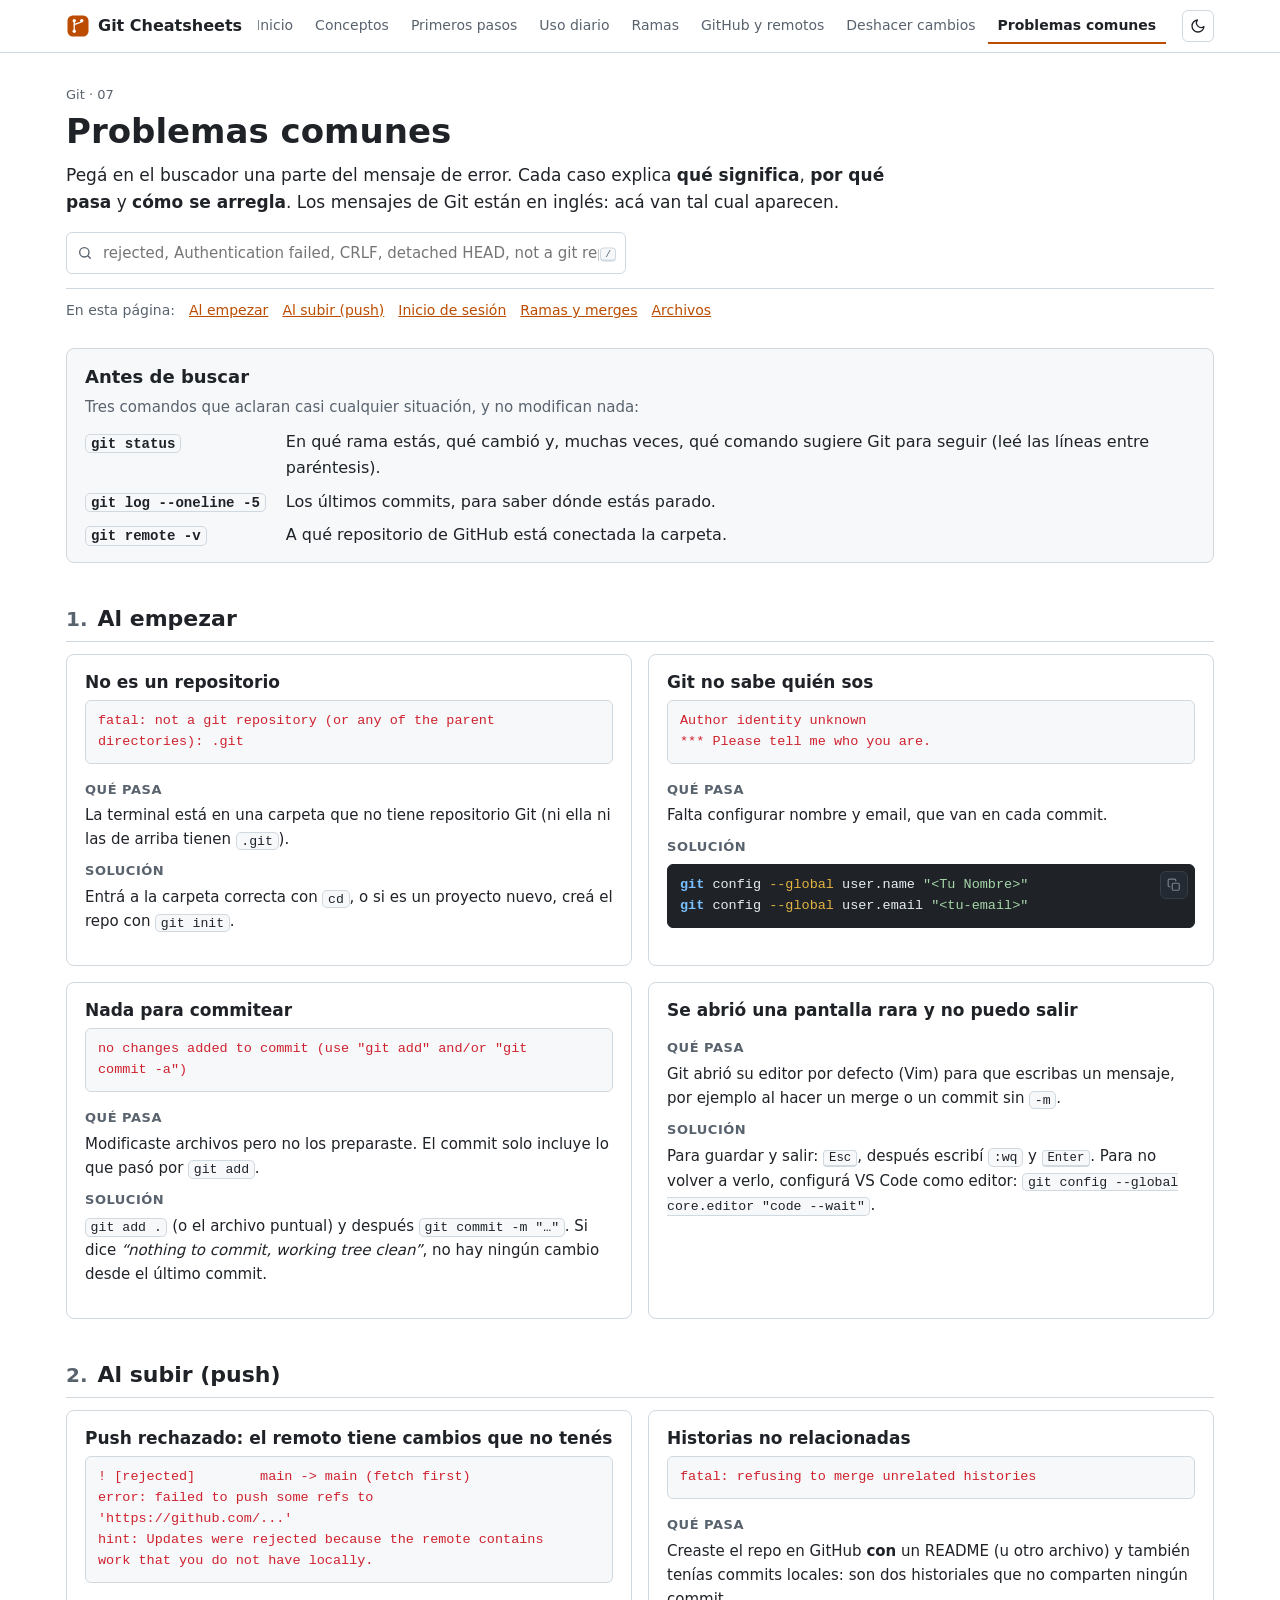
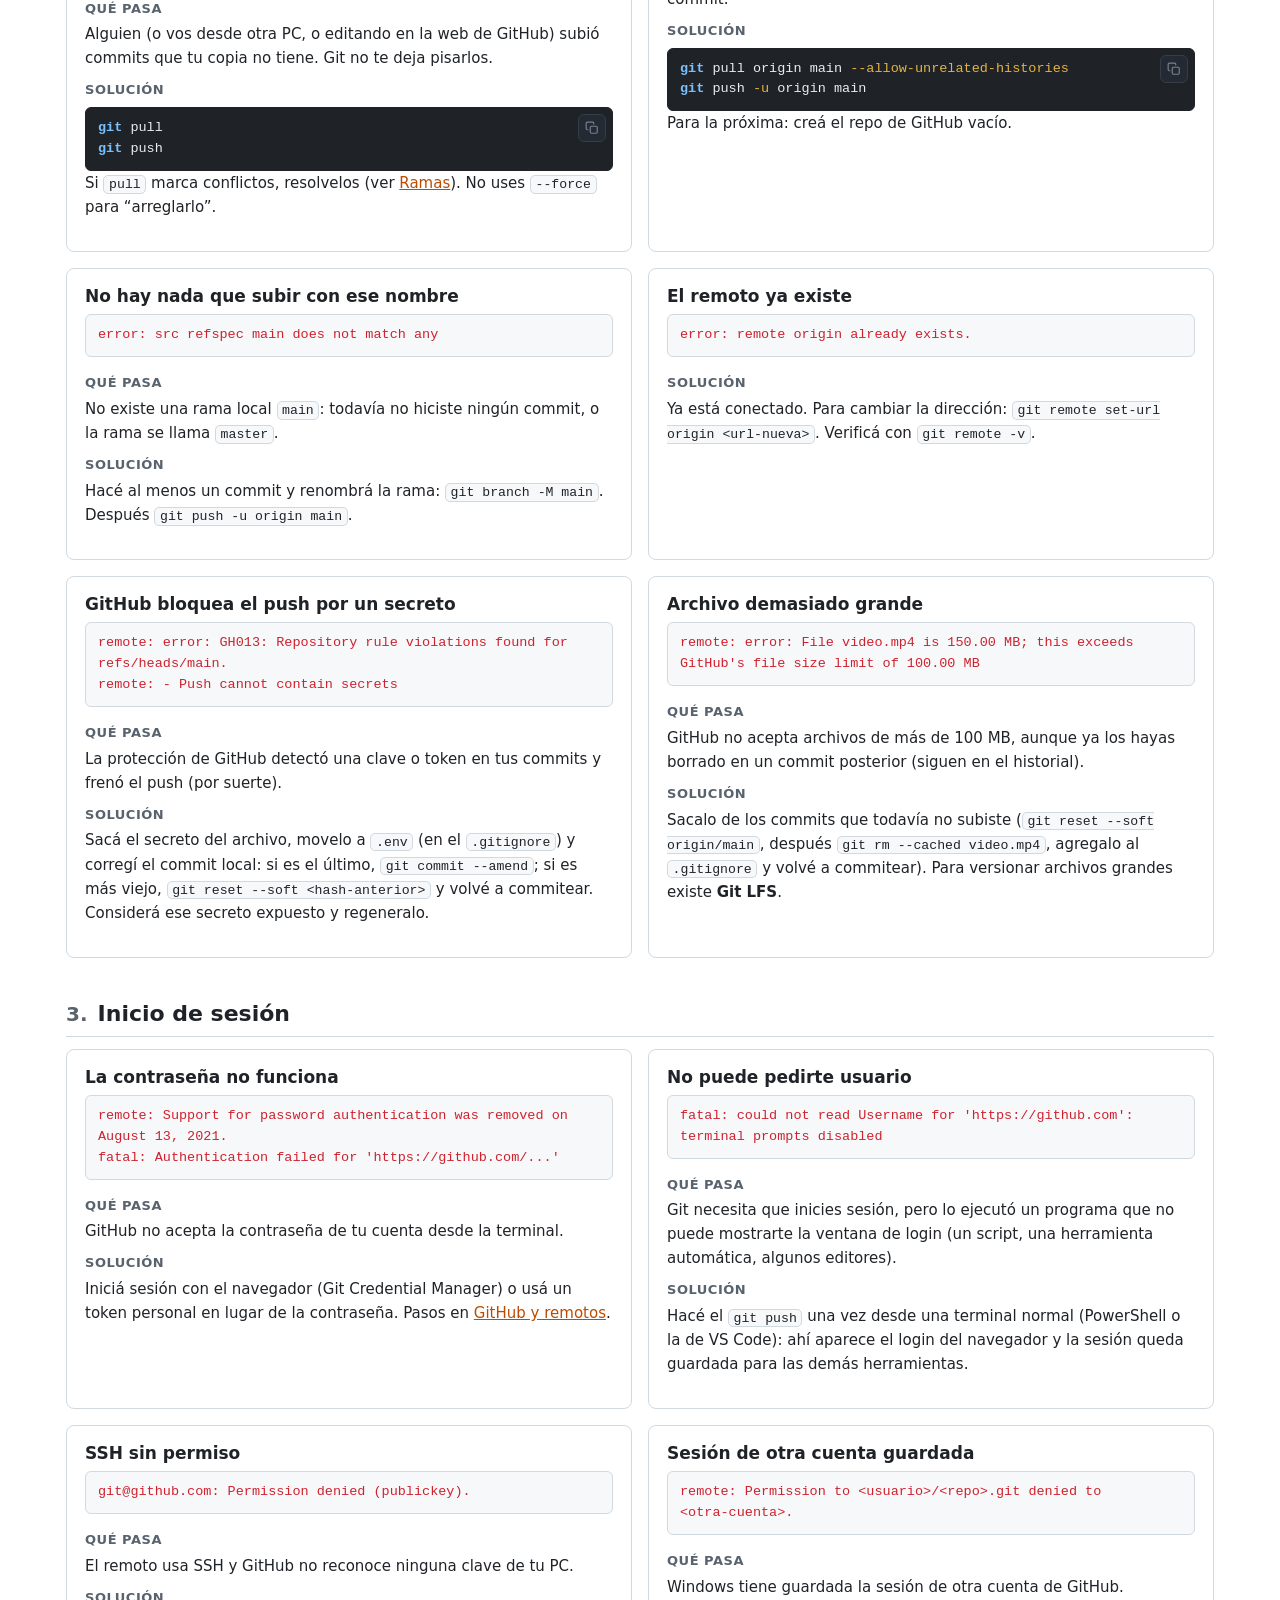
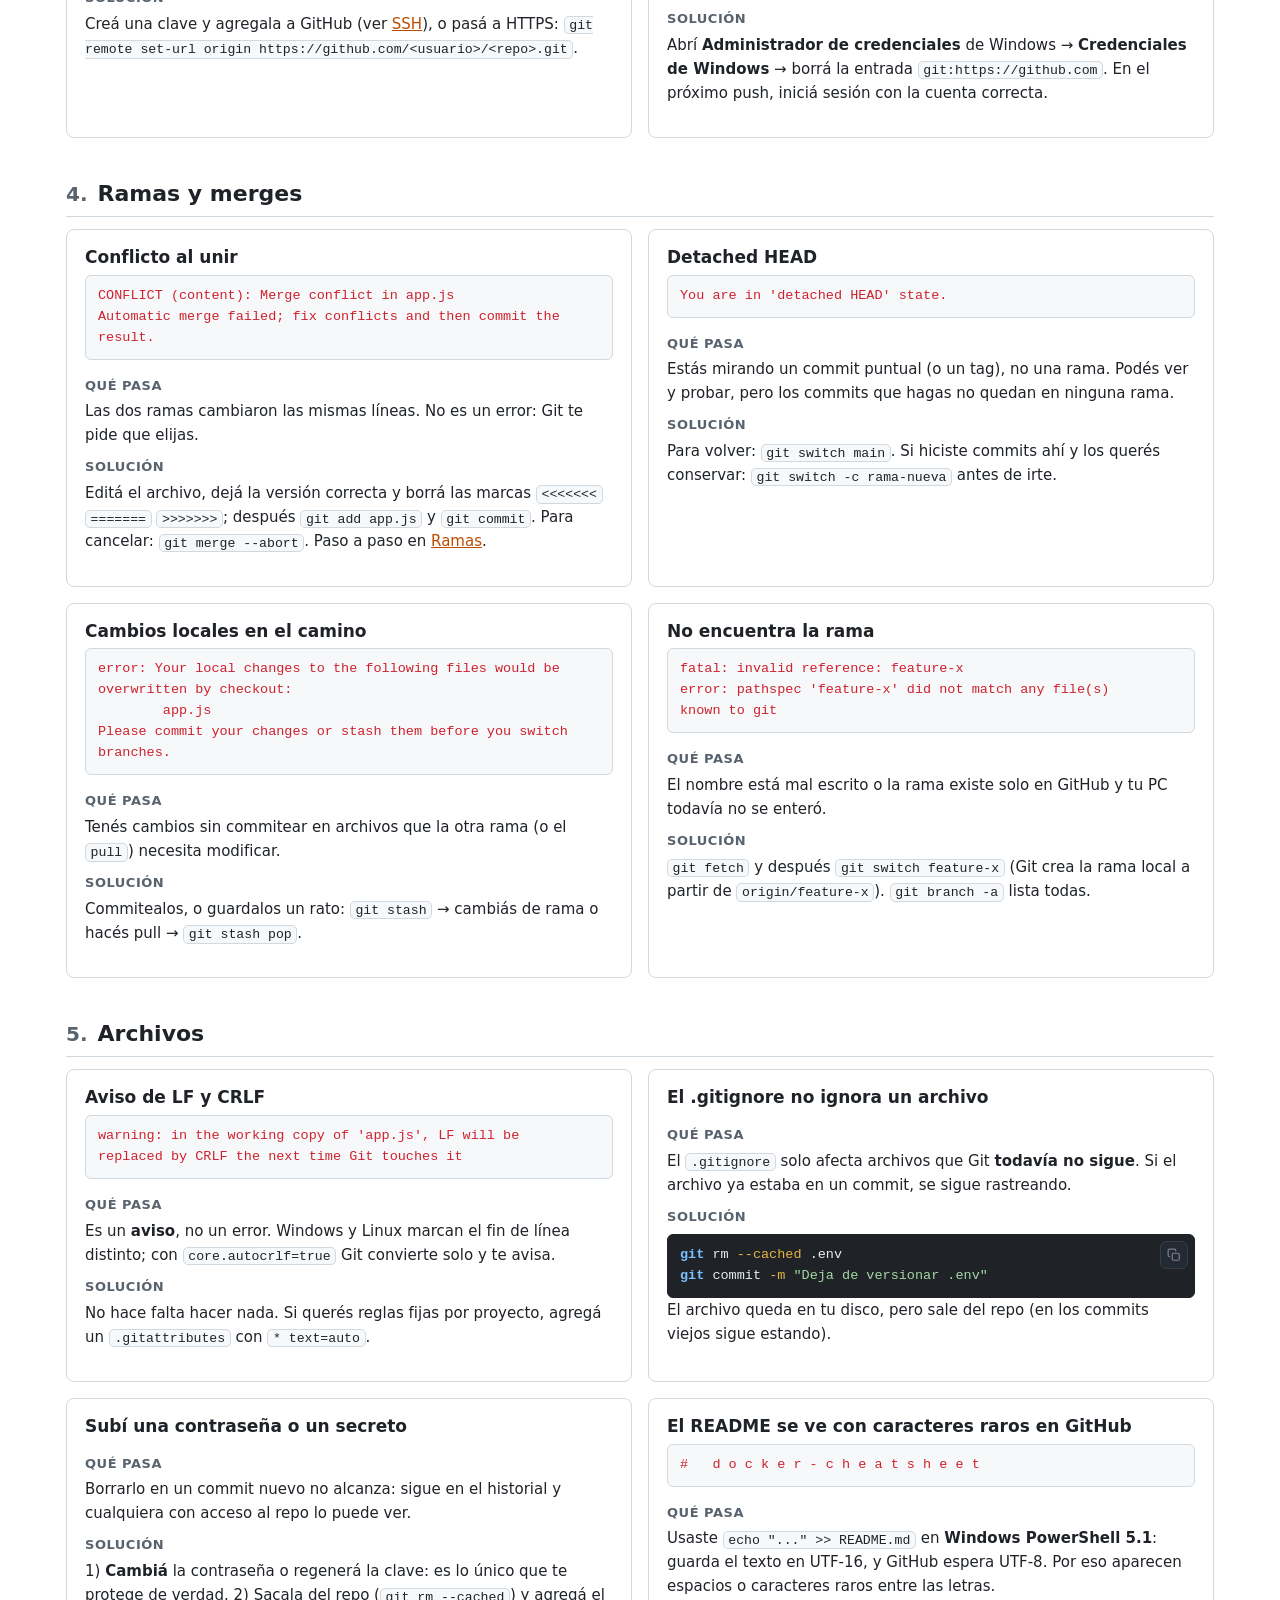
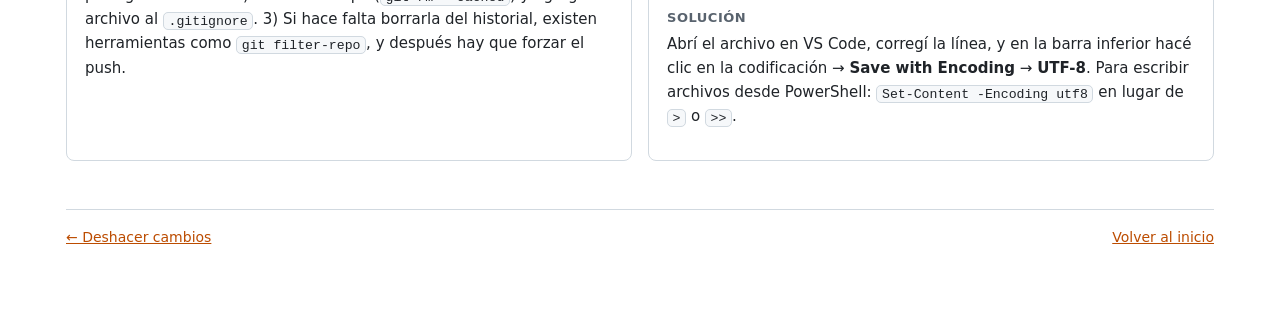
<file: 07-problemas.html>
<!doctype html>
<html lang="es">
<head>
<meta charset="utf-8">
<meta name="viewport" content="width=device-width, initial-scale=1">
<meta name="description" content="Errores comunes de Git explicados con causa y solución: push rechazado, autenticación, conflictos, detached HEAD, CRLF, secretos subidos y más.">
<meta name="theme-color" content="#bc4c00">
<title>Git · Problemas comunes</title>
<link rel="icon" href="data:image/svg+xml,%3Csvg xmlns='http://www.w3.org/2000/svg' viewBox='0 0 64 64'%3E%3Crect x='4' y='4' width='56' height='56' rx='14' fill='%23bc4c00'/%3E%3Cg fill='none' stroke='%23fff' stroke-width='3.4' stroke-linecap='round'%3E%3Cpath d='M22 18v28'/%3E%3Cpath d='M22 30c0-6 20-4 20-12'/%3E%3C/g%3E%3Cg fill='%23fff'%3E%3Ccircle cx='22' cy='18' r='4.5'/%3E%3Ccircle cx='22' cy='46' r='4.5'/%3E%3Ccircle cx='42' cy='18' r='4.5'/%3E%3C/g%3E%3C/svg%3E">
<link rel="stylesheet" href="assets/style.css">
<script src="assets/app.js"></script>
<style>
  .fix dt { font-size: 13px; font-weight: 700; text-transform: uppercase; letter-spacing: .04em; color: var(--muted); margin-top: 10px; }
  .fix dd { margin: 3px 0 0; font-size: 15px; }
  .fix dd pre { margin-top: 6px; }
  .err pre { background: var(--surface-2); color: var(--bad); border-color: var(--border); }
  .err pre .copy { display: none; }
  .err pre code span { color: inherit !important; font-weight: inherit !important; font-style: normal !important; }
</style>
</head>
<body data-page="problemas">
<header class="topbar"></header>

<main class="wrap">

  <div class="hero">
    <span class="eyebrow">Git · 07</span>
    <h1>Problemas comunes</h1>
    <p class="lead">Pegá en el buscador una parte del mensaje de error. Cada caso explica <b>qué significa</b>, <b>por qué pasa</b> y <b>cómo se arregla</b>. Los mensajes de Git están en inglés: acá van tal cual aparecen.</p>
    <div class="toolbar">
      <label class="search">
        <svg viewBox="0 0 24 24" fill="none" stroke="currentColor" stroke-width="2" stroke-linecap="round" aria-hidden="true"><circle cx="11" cy="11" r="7"/><path d="m20 20-3.5-3.5"/></svg>
        <input id="q" type="search" placeholder="rejected, Authentication failed, CRLF, detached HEAD, not a git repository…" autocomplete="off" aria-label="Buscar problema">
        <span class="hint"><kbd>/</kbd></span>
      </label>
    </div>
    <nav class="toc">
      <a href="#inicio">Al empezar</a>
      <a href="#subir">Al subir (push)</a>
      <a href="#acceso">Inicio de sesión</a>
      <a href="#ramas">Ramas y merges</a>
      <a href="#archivos">Archivos</a>
    </nav>
  </div>

  <section class="terms-box">
    <h2>Antes de buscar</h2>
    <p>Tres comandos que aclaran casi cualquier situación, y no modifican nada:</p>
    <dl class="terms">
      <dt><code>git status</code></dt><dd>En qué rama estás, qué cambió y, muchas veces, qué comando sugiere Git para seguir (leé las líneas entre paréntesis).</dd>
      <dt><code>git log --oneline -5</code></dt><dd>Los últimos commits, para saber dónde estás parado.</dd>
      <dt><code>git remote -v</code></dt><dd>A qué repositorio de GitHub está conectada la carpeta.</dd>
    </dl>
  </section>

  <!-- ================= INICIO ================= -->
  <section class="block" id="inicio" data-search>
    <div class="section-head">
      <div class="num">1</div>
      <div class="titles"><h2>Al empezar</h2></div>
    </div>
    <div class="grid">
      <div class="card">
        <h3>No es un repositorio</h3>
        <div class="err"><pre><code data-lang="plain">fatal: not a git repository (or any of the parent directories): .git</code></pre></div>
        <dl class="fix">
          <dt>Qué pasa</dt><dd>La terminal está en una carpeta que no tiene repositorio Git (ni ella ni las de arriba tienen <code>.git</code>).</dd>
          <dt>Solución</dt><dd>Entrá a la carpeta correcta con <code>cd</code>, o si es un proyecto nuevo, creá el repo con <code>git init</code>.</dd>
        </dl>
      </div>
      <div class="card">
        <h3>Git no sabe quién sos</h3>
        <div class="err"><pre><code data-lang="plain">Author identity unknown
*** Please tell me who you are.</code></pre></div>
        <dl class="fix">
          <dt>Qué pasa</dt><dd>Falta configurar nombre y email, que van en cada commit.</dd>
          <dt>Solución</dt><dd><pre><code>git config --global user.name "&lt;Tu Nombre&gt;"
git config --global user.email "&lt;tu-email&gt;"</code></pre></dd>
        </dl>
      </div>
      <div class="card">
        <h3>Nada para commitear</h3>
        <div class="err"><pre><code data-lang="plain">no changes added to commit (use "git add" and/or "git commit -a")</code></pre></div>
        <dl class="fix">
          <dt>Qué pasa</dt><dd>Modificaste archivos pero no los preparaste. El commit solo incluye lo que pasó por <code>git add</code>.</dd>
          <dt>Solución</dt><dd><code>git add .</code> (o el archivo puntual) y después <code>git commit -m "…"</code>. Si dice <i>“nothing to commit, working tree clean”</i>, no hay ningún cambio desde el último commit.</dd>
        </dl>
      </div>
      <div class="card">
        <h3>Se abrió una pantalla rara y no puedo salir</h3>
        <dl class="fix">
          <dt>Qué pasa</dt><dd>Git abrió su editor por defecto (Vim) para que escribas un mensaje, por ejemplo al hacer un merge o un commit sin <code>-m</code>.</dd>
          <dt>Solución</dt><dd>Para guardar y salir: <kbd>Esc</kbd>, después escribí <code>:wq</code> y <kbd>Enter</kbd>. Para no volver a verlo, configurá VS Code como editor: <code>git config --global core.editor "code --wait"</code>.</dd>
        </dl>
      </div>
    </div>
  </section>

  <!-- ================= SUBIR ================= -->
  <section class="block" id="subir" data-search>
    <div class="section-head">
      <div class="num">2</div>
      <div class="titles"><h2>Al subir (push)</h2></div>
    </div>
    <div class="grid">
      <div class="card">
        <h3>Push rechazado: el remoto tiene cambios que no tenés</h3>
        <div class="err"><pre><code data-lang="plain">! [rejected]        main -&gt; main (fetch first)
error: failed to push some refs to 'https://github.com/...'
hint: Updates were rejected because the remote contains work that you do not have locally.</code></pre></div>
        <dl class="fix">
          <dt>Qué pasa</dt><dd>Alguien (o vos desde otra PC, o editando en la web de GitHub) subió commits que tu copia no tiene. Git no te deja pisarlos.</dd>
          <dt>Solución</dt><dd><pre><code>git pull
git push</code></pre>Si <code>pull</code> marca conflictos, resolvelos (ver <a href="04-ramas.html#conflictos">Ramas</a>). No uses <code>--force</code> para “arreglarlo”.</dd>
        </dl>
      </div>
      <div class="card">
        <h3>Historias no relacionadas</h3>
        <div class="err"><pre><code data-lang="plain">fatal: refusing to merge unrelated histories</code></pre></div>
        <dl class="fix">
          <dt>Qué pasa</dt><dd>Creaste el repo en GitHub <b>con</b> un README (u otro archivo) y también tenías commits locales: son dos historiales que no comparten ningún commit.</dd>
          <dt>Solución</dt><dd><pre><code>git pull origin main --allow-unrelated-histories
git push -u origin main</code></pre>Para la próxima: creá el repo de GitHub vacío.</dd>
        </dl>
      </div>
      <div class="card">
        <h3>No hay nada que subir con ese nombre</h3>
        <div class="err"><pre><code data-lang="plain">error: src refspec main does not match any</code></pre></div>
        <dl class="fix">
          <dt>Qué pasa</dt><dd>No existe una rama local <code>main</code>: todavía no hiciste ningún commit, o la rama se llama <code>master</code>.</dd>
          <dt>Solución</dt><dd>Hacé al menos un commit y renombrá la rama: <code>git branch -M main</code>. Después <code>git push -u origin main</code>.</dd>
        </dl>
      </div>
      <div class="card">
        <h3>El remoto ya existe</h3>
        <div class="err"><pre><code data-lang="plain">error: remote origin already exists.</code></pre></div>
        <dl class="fix">
          <dt>Solución</dt><dd>Ya está conectado. Para cambiar la dirección: <code>git remote set-url origin &lt;url-nueva&gt;</code>. Verificá con <code>git remote -v</code>.</dd>
        </dl>
      </div>
      <div class="card">
        <h3>GitHub bloquea el push por un secreto</h3>
        <div class="err"><pre><code data-lang="plain">remote: error: GH013: Repository rule violations found for refs/heads/main.
remote: - Push cannot contain secrets</code></pre></div>
        <dl class="fix">
          <dt>Qué pasa</dt><dd>La protección de GitHub detectó una clave o token en tus commits y frenó el push (por suerte).</dd>
          <dt>Solución</dt><dd>Sacá el secreto del archivo, movelo a <code>.env</code> (en el <code>.gitignore</code>) y corregí el commit local: si es el último, <code>git commit --amend</code>; si es más viejo, <code>git reset --soft &lt;hash-anterior&gt;</code> y volvé a commitear. Considerá ese secreto expuesto y regeneralo.</dd>
        </dl>
      </div>
      <div class="card">
        <h3>Archivo demasiado grande</h3>
        <div class="err"><pre><code data-lang="plain">remote: error: File video.mp4 is 150.00 MB; this exceeds GitHub's file size limit of 100.00 MB</code></pre></div>
        <dl class="fix">
          <dt>Qué pasa</dt><dd>GitHub no acepta archivos de más de 100 MB, aunque ya los hayas borrado en un commit posterior (siguen en el historial).</dd>
          <dt>Solución</dt><dd>Sacalo de los commits que todavía no subiste (<code>git reset --soft origin/main</code>, después <code>git rm --cached video.mp4</code>, agregalo al <code>.gitignore</code> y volvé a commitear). Para versionar archivos grandes existe <b>Git LFS</b>.</dd>
        </dl>
      </div>
    </div>
  </section>

  <!-- ================= ACCESO ================= -->
  <section class="block" id="acceso" data-search>
    <div class="section-head">
      <div class="num">3</div>
      <div class="titles"><h2>Inicio de sesión</h2></div>
    </div>
    <div class="grid">
      <div class="card">
        <h3>La contraseña no funciona</h3>
        <div class="err"><pre><code data-lang="plain">remote: Support for password authentication was removed on August 13, 2021.
fatal: Authentication failed for 'https://github.com/...'</code></pre></div>
        <dl class="fix">
          <dt>Qué pasa</dt><dd>GitHub no acepta la contraseña de tu cuenta desde la terminal.</dd>
          <dt>Solución</dt><dd>Iniciá sesión con el navegador (Git Credential Manager) o usá un token personal en lugar de la contraseña. Pasos en <a href="05-github.html#acceso">GitHub y remotos</a>.</dd>
        </dl>
      </div>
      <div class="card">
        <h3>No puede pedirte usuario</h3>
        <div class="err"><pre><code data-lang="plain">fatal: could not read Username for 'https://github.com': terminal prompts disabled</code></pre></div>
        <dl class="fix">
          <dt>Qué pasa</dt><dd>Git necesita que inicies sesión, pero lo ejecutó un programa que no puede mostrarte la ventana de login (un script, una herramienta automática, algunos editores).</dd>
          <dt>Solución</dt><dd>Hacé el <code>git push</code> una vez desde una terminal normal (PowerShell o la de VS Code): ahí aparece el login del navegador y la sesión queda guardada para las demás herramientas.</dd>
        </dl>
      </div>
      <div class="card">
        <h3>SSH sin permiso</h3>
        <div class="err"><pre><code data-lang="plain">git@github.com: Permission denied (publickey).</code></pre></div>
        <dl class="fix">
          <dt>Qué pasa</dt><dd>El remoto usa SSH y GitHub no reconoce ninguna clave de tu PC.</dd>
          <dt>Solución</dt><dd>Creá una clave y agregala a GitHub (ver <a href="05-github.html#acceso">SSH</a>), o pasá a HTTPS: <code>git remote set-url origin https://github.com/&lt;usuario&gt;/&lt;repo&gt;.git</code>.</dd>
        </dl>
      </div>
      <div class="card">
        <h3>Sesión de otra cuenta guardada</h3>
        <div class="err"><pre><code data-lang="plain">remote: Permission to &lt;usuario&gt;/&lt;repo&gt;.git denied to &lt;otra-cuenta&gt;.</code></pre></div>
        <dl class="fix">
          <dt>Qué pasa</dt><dd>Windows tiene guardada la sesión de otra cuenta de GitHub.</dd>
          <dt>Solución</dt><dd>Abrí <b>Administrador de credenciales</b> de Windows → <b>Credenciales de Windows</b> → borrá la entrada <code>git:https://github.com</code>. En el próximo push, iniciá sesión con la cuenta correcta.</dd>
        </dl>
      </div>
    </div>
  </section>

  <!-- ================= RAMAS ================= -->
  <section class="block" id="ramas" data-search>
    <div class="section-head">
      <div class="num">4</div>
      <div class="titles"><h2>Ramas y merges</h2></div>
    </div>
    <div class="grid">
      <div class="card">
        <h3>Conflicto al unir</h3>
        <div class="err"><pre><code data-lang="plain">CONFLICT (content): Merge conflict in app.js
Automatic merge failed; fix conflicts and then commit the result.</code></pre></div>
        <dl class="fix">
          <dt>Qué pasa</dt><dd>Las dos ramas cambiaron las mismas líneas. No es un error: Git te pide que elijas.</dd>
          <dt>Solución</dt><dd>Editá el archivo, dejá la versión correcta y borrá las marcas <code>&lt;&lt;&lt;&lt;&lt;&lt;&lt;</code> <code>=======</code> <code>&gt;&gt;&gt;&gt;&gt;&gt;&gt;</code>; después <code>git add app.js</code> y <code>git commit</code>. Para cancelar: <code>git merge --abort</code>. Paso a paso en <a href="04-ramas.html#conflictos">Ramas</a>.</dd>
        </dl>
      </div>
      <div class="card">
        <h3>Detached HEAD</h3>
        <div class="err"><pre><code data-lang="plain">You are in 'detached HEAD' state.</code></pre></div>
        <dl class="fix">
          <dt>Qué pasa</dt><dd>Estás mirando un commit puntual (o un tag), no una rama. Podés ver y probar, pero los commits que hagas no quedan en ninguna rama.</dd>
          <dt>Solución</dt><dd>Para volver: <code>git switch main</code>. Si hiciste commits ahí y los querés conservar: <code>git switch -c rama-nueva</code> antes de irte.</dd>
        </dl>
      </div>
      <div class="card">
        <h3>Cambios locales en el camino</h3>
        <div class="err"><pre><code data-lang="plain">error: Your local changes to the following files would be overwritten by checkout:
        app.js
Please commit your changes or stash them before you switch branches.</code></pre></div>
        <dl class="fix">
          <dt>Qué pasa</dt><dd>Tenés cambios sin commitear en archivos que la otra rama (o el <code>pull</code>) necesita modificar.</dd>
          <dt>Solución</dt><dd>Commitealos, o guardalos un rato: <code>git stash</code> → cambiás de rama o hacés pull → <code>git stash pop</code>.</dd>
        </dl>
      </div>
      <div class="card">
        <h3>No encuentra la rama</h3>
        <div class="err"><pre><code data-lang="plain">fatal: invalid reference: feature-x
error: pathspec 'feature-x' did not match any file(s) known to git</code></pre></div>
        <dl class="fix">
          <dt>Qué pasa</dt><dd>El nombre está mal escrito o la rama existe solo en GitHub y tu PC todavía no se enteró.</dd>
          <dt>Solución</dt><dd><code>git fetch</code> y después <code>git switch feature-x</code> (Git crea la rama local a partir de <code>origin/feature-x</code>). <code>git branch -a</code> lista todas.</dd>
        </dl>
      </div>
    </div>
  </section>

  <!-- ================= ARCHIVOS ================= -->
  <section class="block" id="archivos" data-search>
    <div class="section-head">
      <div class="num">5</div>
      <div class="titles"><h2>Archivos</h2></div>
    </div>
    <div class="grid">
      <div class="card">
        <h3>Aviso de LF y CRLF</h3>
        <div class="err"><pre><code data-lang="plain">warning: in the working copy of 'app.js', LF will be replaced by CRLF the next time Git touches it</code></pre></div>
        <dl class="fix">
          <dt>Qué pasa</dt><dd>Es un <b>aviso</b>, no un error. Windows y Linux marcan el fin de línea distinto; con <code>core.autocrlf=true</code> Git convierte solo y te avisa.</dd>
          <dt>Solución</dt><dd>No hace falta hacer nada. Si querés reglas fijas por proyecto, agregá un <code>.gitattributes</code> con <code>* text=auto</code>.</dd>
        </dl>
      </div>
      <div class="card">
        <h3>El .gitignore no ignora un archivo</h3>
        <dl class="fix">
          <dt>Qué pasa</dt><dd>El <code>.gitignore</code> solo afecta archivos que Git <b>todavía no sigue</b>. Si el archivo ya estaba en un commit, se sigue rastreando.</dd>
          <dt>Solución</dt><dd><pre><code>git rm --cached .env
git commit -m "Deja de versionar .env"</code></pre>El archivo queda en tu disco, pero sale del repo (en los commits viejos sigue estando).</dd>
        </dl>
      </div>
      <div class="card">
        <h3>Subí una contraseña o un secreto</h3>
        <dl class="fix">
          <dt>Qué pasa</dt><dd>Borrarlo en un commit nuevo no alcanza: sigue en el historial y cualquiera con acceso al repo lo puede ver.</dd>
          <dt>Solución</dt><dd>1) <b>Cambiá</b> la contraseña o regenerá la clave: es lo único que te protege de verdad. 2) Sacala del repo (<code>git rm --cached</code>) y agregá el archivo al <code>.gitignore</code>. 3) Si hace falta borrarla del historial, existen herramientas como <code>git filter-repo</code>, y después hay que forzar el push.</dd>
        </dl>
      </div>
      <div class="card">
        <h3>El README se ve con caracteres raros en GitHub</h3>
        <div class="err"><pre><code data-lang="plain">#   d o c k e r - c h e a t s h e e t</code></pre></div>
        <dl class="fix">
          <dt>Qué pasa</dt><dd>Usaste <code>echo "..." &gt;&gt; README.md</code> en <b>Windows PowerShell 5.1</b>: guarda el texto en UTF-16, y GitHub espera UTF-8. Por eso aparecen espacios o caracteres raros entre las letras.</dd>
          <dt>Solución</dt><dd>Abrí el archivo en VS Code, corregí la línea, y en la barra inferior hacé clic en la codificación → <b>Save with Encoding</b> → <b>UTF-8</b>. Para escribir archivos desde PowerShell: <code>Set-Content -Encoding utf8</code> en lugar de <code>&gt;</code> o <code>&gt;&gt;</code>.</dd>
        </dl>
      </div>
    </div>
  </section>

  <p class="empty">No encontré ese problema. Probá con otra parte del mensaje de error.</p>

  <footer class="foot">
    <a href="06-deshacer.html">← Deshacer cambios</a>
    <a href="index.html">Volver al inicio</a>
  </footer>
</main>
</body>
</html>
</file>
<file: assets/style.css>
/* ==========================================================
   Git Cheatsheets — estilos del sitio
   Estilo simple de documentación: texto primero, pocos adornos.
   El color de acento es lo único que cambia entre sitios.
   ========================================================== */

:root {
  --bg: #ffffff;
  --surface: #ffffff;
  --surface-2: #f6f8fa;
  --text: #1f2328;
  --muted: #59636e;
  --border: #d1d9e0;
  --accent: #bc4c00;
  --accent-soft: #fff1e5;
  --code-bg: #1f2328;
  --code-text: #e6edf3;
  --code-border: #1f2328;

  /* colores de los diagramas */
  --c-img: #2563eb;
  --c-cont: #0f8a7e;
  --c-net: #7c3aed;
  --c-vol: #b45309;
  --c-comp: #be185d;
  --c-file: #0e7490;

  --ok: #1a7f37;
  --warn: #9a6700;
  --bad: #cf222e;

  --radius: 8px;
  --mono: ui-monospace, "Cascadia Mono", Consolas, "SF Mono", Menlo, monospace;
  --sans: system-ui, -apple-system, "Segoe UI", Roboto, "Helvetica Neue", Arial, sans-serif;
}

@media (prefers-color-scheme: dark) {
  :root:not([data-theme="light"]) {
    --bg: #0d1117;
    --surface: #0d1117;
    --surface-2: #161b22;
    --text: #e6edf3;
    --muted: #9198a1;
    --border: #30363d;
    --accent: #f0883e;
    --accent-soft: #3d1f0a;
    --code-bg: #161b22;
    --code-border: #30363d;
    --c-img: #6ea8ff;
    --c-cont: #3fcfbf;
    --c-net: #b392f0;
    --c-vol: #e3a33a;
    --c-comp: #f07bb0;
    --c-file: #4fc3e0;
    --ok: #3fb950;
    --warn: #d29922;
    --bad: #f85149;
  }
}

:root[data-theme="dark"] {
  --bg: #0d1117;
  --surface: #0d1117;
  --surface-2: #161b22;
  --text: #e6edf3;
  --muted: #9198a1;
  --border: #30363d;
  --accent: #f0883e;
  --accent-soft: #3d1f0a;
  --code-bg: #161b22;
  --code-border: #30363d;
  --c-img: #6ea8ff;
  --c-cont: #3fcfbf;
  --c-net: #b392f0;
  --c-vol: #e3a33a;
  --c-comp: #f07bb0;
  --c-file: #4fc3e0;
  --ok: #3fb950;
  --warn: #d29922;
  --bad: #f85149;
}

* { box-sizing: border-box; }

html { scroll-behavior: smooth; scroll-padding-top: 70px; }

body {
  margin: 0;
  background: var(--bg);
  color: var(--text);
  font-family: var(--sans);
  font-size: 16px;
  line-height: 1.6;
}

a { color: var(--accent); }
a:hover { text-decoration: underline; }

/* sin ligaduras: que "--name" no se convierta en "—name" */
code, pre, kbd, svg .mono, .d-code, .d-lbl, .chips span {
  font-family: var(--mono);
  font-variant-ligatures: none;
  font-feature-settings: "liga" 0, "calt" 0;
}

:not(pre) > code {
  font-size: .88em;
  background: var(--surface-2);
  border: 1px solid var(--border);
  padding: .05em .35em;
  border-radius: 5px;
  overflow-wrap: anywhere;
}

kbd {
  font-size: .82em;
  border: 1px solid var(--border);
  border-bottom-width: 2px;
  border-radius: 4px;
  padding: .02em .4em;
  background: var(--surface-2);
}

/* ---------- Barra superior ---------- */

.topbar {
  position: sticky;
  top: 0;
  z-index: 20;
  background: var(--bg);
  border-bottom: 1px solid var(--border);
}

.topbar-inner {
  max-width: 1180px;
  margin: 0 auto;
  padding: 8px 16px;
  display: flex;
  align-items: center;
  gap: 16px;
}

.brand {
  display: flex;
  align-items: center;
  gap: 8px;
  font-weight: 700;
  color: var(--text);
  white-space: nowrap;
  text-decoration: none;
}
.brand:hover { text-decoration: none; }
.brand svg { width: 24px; height: 24px; flex: none; }

.nav {
  display: flex;
  gap: 2px;
  overflow-x: auto;
  scrollbar-width: none;
  flex: 1;
  min-width: 0;
}
.nav::-webkit-scrollbar { display: none; }

.nav a {
  color: var(--muted);
  font-size: 14px;
  padding: 6px 10px;
  white-space: nowrap;
  text-decoration: none;
  border-bottom: 2px solid transparent;
}
.nav a:hover { color: var(--text); }
.nav a.active { color: var(--text); font-weight: 600; border-bottom-color: var(--accent); }

.set-switch {
  flex: none;
  display: inline-flex;
  align-items: center;
  gap: 6px;
  padding: 4px 10px 4px 4px;
  border: 1px solid var(--border);
  border-radius: 6px;
  color: var(--text);
  font-size: 13px;
  white-space: nowrap;
  text-decoration: none;
}
.set-switch svg { width: 20px; height: 20px; }
@media (max-width: 720px) { .set-switch span { display: none; } .set-switch { padding: 4px; } }

.icon-btn {
  flex: none;
  width: 32px;
  height: 32px;
  border-radius: 6px;
  border: 1px solid var(--border);
  background: var(--bg);
  color: var(--text);
  cursor: pointer;
  display: grid;
  place-items: center;
}
.icon-btn svg { width: 16px; height: 16px; }

/* ---------- Página ---------- */

.wrap {
  max-width: 1180px;
  margin: 0 auto;
  padding: 0 16px 64px;
}

.hero { padding: 28px 0 8px; }
.hero .eyebrow {
  font-size: 13px;
  color: var(--muted);
}
.hero h1 {
  font-size: clamp(26px, 3.6vw, 34px);
  line-height: 1.2;
  margin: 4px 0 10px;
}
.hero p.lead {
  font-size: 17px;
  max-width: 80ch;
  margin: 0;
}

.toolbar { display: flex; flex-wrap: wrap; gap: 10px; margin: 16px 0 4px; }

.search { flex: 1 1 320px; max-width: 560px; position: relative; }
.search input {
  width: 100%;
  font: inherit;
  font-size: 15px;
  padding: 8px 12px 8px 36px;
  border-radius: 6px;
  border: 1px solid var(--border);
  background: var(--bg);
  color: var(--text);
  outline: none;
}
.search input:focus { border-color: var(--accent); box-shadow: 0 0 0 3px var(--accent-soft); }
.search svg {
  position: absolute;
  left: 11px;
  top: 50%;
  transform: translateY(-50%);
  width: 16px;
  height: 16px;
  color: var(--muted);
}
.search .hint {
  position: absolute;
  right: 10px;
  top: 50%;
  transform: translateY(-50%);
  color: var(--muted);
  font-size: 12px;
}

/* índice de la página: lista simple de enlaces */
.toc {
  display: flex;
  flex-wrap: wrap;
  gap: 4px 14px;
  margin: 14px 0 0;
  padding: 10px 0 0;
  border-top: 1px solid var(--border);
  font-size: 14px;
}
.toc::before { content: "En esta página:"; color: var(--muted); }

/* ---------- Secciones ---------- */

section.block { margin-top: 40px; }

.section-head {
  display: flex;
  align-items: baseline;
  gap: 10px;
  margin-bottom: 12px;
  padding-bottom: 6px;
  border-bottom: 1px solid var(--border);
}
.section-head .num {
  flex: none;
  font-size: 20px;
  font-weight: 700;
  color: var(--muted);
}
.section-head .num::after { content: "."; }
.section-head h2 { margin: 0; font-size: 22px; line-height: 1.3; }
.section-head p { margin: 4px 0 0; color: var(--muted); font-size: 15px; }
.section-head .titles { min-width: 0; }

.grid {
  display: grid;
  grid-template-columns: repeat(auto-fit, minmax(min(100%, 440px), 1fr));
  gap: 16px;
}
.grid.cols-2 { grid-template-columns: repeat(auto-fit, minmax(min(100%, 480px), 1fr)); }
.grid.cols-3 { grid-template-columns: repeat(auto-fit, minmax(min(100%, 320px), 1fr)); }
.grid.cols-4 { grid-template-columns: repeat(auto-fit, minmax(min(100%, 260px), 1fr)); }

.card {
  background: var(--surface);
  border: 1px solid var(--border);
  border-radius: var(--radius);
  padding: 16px 18px;
  min-width: 0;
}
.card.wide { grid-column: 1 / -1; }
.card > .tag { margin-bottom: 4px; }
.card h3 { margin: 0 0 6px; font-size: 17px; line-height: 1.35; }
.card > p, .card .desc { margin: 0 0 10px; font-size: 15px; }
.card ul, .card ol { margin: 6px 0 0; padding-left: 20px; }
.card li { margin: 4px 0; font-size: 15px; }

/* etiqueta: texto chico, sin fondo */
.tag {
  display: inline-block;
  font-size: 12px;
  font-weight: 600;
  letter-spacing: .03em;
  text-transform: uppercase;
  color: var(--muted);
}

.t-img  { --tone: var(--c-img); }
.t-cont { --tone: var(--c-cont); }
.t-net  { --tone: var(--c-net); }
.t-vol  { --tone: var(--c-vol); }
.t-comp { --tone: var(--c-comp); }
.t-file { --tone: var(--c-file); }
.t-ok   { --tone: var(--ok); }
.t-warn { --tone: var(--warn); }
.t-bad  { --tone: var(--bad); }

/* ---------- Comandos con su explicación ---------- */

.cmd {
  display: grid;
  grid-template-columns: minmax(0, 1fr);
  gap: 6px;
  padding: 12px 0;
  border-top: 1px solid var(--border);
}
.cmd:first-of-type { border-top: 0; padding-top: 4px; }
.cmd .what { font-size: 15px; }
.cmd .what b { font-weight: 600; }

/* ---------- Código ---------- */

pre {
  position: relative;
  margin: 0;
  background: var(--code-bg);
  color: var(--code-text);
  border: 1px solid var(--code-border);
  border-radius: 6px;
  padding: 10px 44px 10px 12px;
  font-size: 13.5px;
  line-height: 1.55;
  overflow-x: auto;
  tab-size: 2;
}
pre.big { padding: 12px 44px 12px 14px; }
pre code { font-family: inherit; white-space: pre; }
/* comandos sueltos: mejor ajustar línea que hacer scroll */
.cmd pre code, .want-row pre code, .err pre code, .fix pre code { white-space: pre-wrap; overflow-wrap: anywhere; }
.cmd pre.multi code, .fix pre.multi code { white-space: pre; overflow-wrap: normal; }

/* salida esperada de un comando (no se copia) */
pre.out {
  background: var(--surface-2);
  color: var(--text);
  border: 1px solid var(--border);
  padding-right: 12px;
}
pre.out::before {
  content: "salida";
  display: block;
  font-family: var(--sans);
  font-size: 11px;
  text-transform: uppercase;
  letter-spacing: .05em;
  color: var(--muted);
  margin-bottom: 2px;
}
pre.out .copy { display: none; }
pre.out .tk-cm, pre.out .tk-kw, pre.out .tk-fl, pre.out .tk-st, pre.out .tk-ph, pre.out .tk-key, pre.out .tk-num, pre.out .tk-sub { color: inherit; font-weight: inherit; font-style: normal; }

.copy {
  position: absolute;
  top: 6px;
  right: 6px;
  width: 28px;
  height: 28px;
  display: grid;
  place-items: center;
  border-radius: 6px;
  border: 1px solid #3d444d;
  background: #262c36;
  color: #9198a1;
  cursor: pointer;
  opacity: .8;
}
pre:hover .copy, .copy:focus-visible { opacity: 1; }
.copy:hover { color: #fff; }
.copy svg { width: 14px; height: 14px; }
.copy.done { color: #3fb950; border-color: #3fb950; opacity: 1; }

/* resaltado (fondo de código siempre oscuro) */
.tk-cm  { color: #8b949e; font-style: italic; }
.tk-kw  { color: #79c0ff; font-weight: 600; }
.tk-sub { color: #7ee0d1; }
.tk-fl  { color: #e3b341; }
.tk-st  { color: #a5d6a7; }
.tk-ph  { color: #ff9bce; }
.tk-key { color: #a5c8ff; }
.tk-num { color: #ffa198; }

.code-label {
  display: flex;
  align-items: center;
  justify-content: space-between;
  gap: 8px;
  font-family: var(--mono);
  font-size: 12.5px;
  color: var(--muted);
  margin: 12px 0 4px;
}
.code-label:first-child { margin-top: 0; }
.code-label .file { color: var(--text); font-weight: 700; }

/* ---------- Tablas ---------- */

.table-wrap { overflow-x: auto; margin: 4px 0 0; }

table { width: 100%; border-collapse: collapse; font-size: 15px; }
th, td {
  text-align: left;
  padding: 8px 10px;
  border-bottom: 1px solid var(--border);
  vertical-align: top;
}
th { font-size: 13px; color: var(--muted); font-weight: 600; background: var(--surface-2); }
tr:last-child td { border-bottom: 0; }
td:first-child { white-space: nowrap; }

/* ---------- Avisos ---------- */

.callout {
  display: flex;
  gap: 8px;
  padding: 10px 14px;
  border-radius: 6px;
  font-size: 15px;
  margin-top: 12px;
  background: var(--surface-2);
  border-left: 3px solid var(--tone, var(--accent));
}
.callout .ico { flex: none; font-weight: 700; color: var(--tone, var(--accent)); }
.callout p { margin: 0; }
.callout p + p, .callout p + pre, .callout pre + p { margin-top: 6px; }
.callout pre { margin-top: 6px; }
.callout.tip  { --tone: var(--ok); }
.callout.warn { --tone: var(--warn); }
.callout.bad  { --tone: var(--bad); }
.callout.info { --tone: var(--accent); }

/* ---------- Explicaciones y términos ---------- */

.explain { max-width: 85ch; margin: 0 0 14px; font-size: 16px; }
.explain p { margin: 0 0 10px; }
.explain ul, .explain ol { margin: 0 0 10px; padding-left: 22px; }
.explain li { margin: 4px 0; }

/* "Términos de esta página": glosario arriba de todo */
.terms-box {
  margin-top: 18px;
  padding: 14px 18px;
  border: 1px solid var(--border);
  border-radius: var(--radius);
  background: var(--surface-2);
}
.terms-box h2 { margin: 0 0 4px; font-size: 18px; }
.terms-box > p { margin: 0 0 10px; color: var(--muted); font-size: 15px; }
dl.terms {
  display: grid;
  grid-template-columns: minmax(150px, max-content) 1fr;
  gap: 8px 20px;
  margin: 0;
}
dl.terms dt { font-weight: 700; }
dl.terms dd { margin: 0; }
@media (max-width: 720px) {
  dl.terms { grid-template-columns: minmax(0, 1fr); gap: 2px; }
  dl.terms dd { margin-bottom: 8px; }
}

/* ---------- Diagramas ---------- */

.diagram {
  background: var(--surface);
  border: 1px solid var(--border);
  border-radius: var(--radius);
  padding: 16px;
  min-width: 0;
}
.diagram h3 { margin: 0 0 4px; font-size: 17px; }
.diagram > p { margin: 0 0 10px; font-size: 15px; }
.diagram .svg-scroll { overflow-x: auto; }
.diagram svg { display: block; width: 100%; height: auto; min-width: 560px; }
.diagram svg.small { min-width: 420px; }

svg text { font-family: var(--sans); }
svg .mono { font-family: var(--mono); }

.d-box   { fill: var(--surface-2); stroke: var(--border); stroke-width: 1.5; }
.d-plain { fill: var(--surface); stroke: var(--border); stroke-width: 1.5; }
.d-area  { fill: none; stroke: var(--border); stroke-width: 1.5; stroke-dasharray: 6 5; }
.d-title { fill: var(--text); font-weight: 700; font-size: 15px; }
.d-sub   { fill: var(--muted); font-size: 12.5px; }
.d-code  { fill: var(--text); font-family: var(--mono); font-size: 12.5px; }
.d-lbl   { fill: var(--muted); font-family: var(--mono); font-size: 12px; }
.d-line  { stroke: var(--muted); stroke-width: 1.8; fill: none; }
.d-head  { fill: var(--muted); }

.d-img  { fill: color-mix(in srgb, var(--c-img) 10%, var(--surface));  stroke: var(--c-img);  stroke-width: 1.5; }
.d-cont { fill: color-mix(in srgb, var(--c-cont) 10%, var(--surface)); stroke: var(--c-cont); stroke-width: 1.5; }
.d-net  { fill: color-mix(in srgb, var(--c-net) 6%, transparent);      stroke: var(--c-net);  stroke-width: 1.5; stroke-dasharray: 7 5; }
.d-vol  { fill: color-mix(in srgb, var(--c-vol) 10%, var(--surface));  stroke: var(--c-vol);  stroke-width: 1.5; }
.d-comp { fill: color-mix(in srgb, var(--c-comp) 8%, var(--surface));  stroke: var(--c-comp); stroke-width: 1.5; }
.d-file { fill: color-mix(in srgb, var(--c-file) 10%, var(--surface)); stroke: var(--c-file); stroke-width: 1.5; }
.d-bad  { fill: color-mix(in srgb, var(--bad) 8%, var(--surface));     stroke: var(--bad);    stroke-width: 1.5; }
.d-ok   { fill: color-mix(in srgb, var(--ok) 8%, var(--surface));      stroke: var(--ok);     stroke-width: 1.5; }

.s-img  { stroke: var(--c-img); }  .f-img  { fill: var(--c-img); }
.s-cont { stroke: var(--c-cont); } .f-cont { fill: var(--c-cont); }
.s-net  { stroke: var(--c-net); }  .f-net  { fill: var(--c-net); }
.s-vol  { stroke: var(--c-vol); }  .f-vol  { fill: var(--c-vol); }
.s-comp { stroke: var(--c-comp); } .f-comp { fill: var(--c-comp); }
.s-file { stroke: var(--c-file); } .f-file { fill: var(--c-file); }
.s-bad  { stroke: var(--bad); }    .f-bad  { fill: var(--bad); }
.s-ok   { stroke: var(--ok); }     .f-ok   { fill: var(--ok); }
.f-text { fill: var(--text); }
.f-muted { fill: var(--muted); }
.f-surface { fill: var(--surface); }

/* ---------- Portada ---------- */

.sheet-card {
  display: flex;
  flex-direction: column;
  gap: 8px;
  color: var(--text);
  text-decoration: none;
}
.sheet-card:hover { text-decoration: none; border-color: var(--accent); }
.sheet-card .top { display: flex; align-items: center; gap: 10px; }
.sheet-card .badge { width: 28px; height: 28px; color: var(--muted); flex: none; }
.sheet-card .badge svg { width: 28px; height: 28px; }
.sheet-card h3 { margin: 0; font-size: 17px; color: var(--accent); }
.sheet-card p { margin: 0; font-size: 15px; }
.sheet-card .chips { display: flex; flex-wrap: wrap; gap: 5px; margin-top: auto; }
.sheet-card .chips span {
  font-size: 12px;
  padding: 1px 6px;
  border-radius: 4px;
  background: var(--surface-2);
  color: var(--muted);
}

/* "Quiero…": tarea → comando */
.want { display: grid; grid-template-columns: minmax(0, 1fr); }
.want-row {
  display: grid;
  grid-template-columns: minmax(200px, .8fr) minmax(0, 1.4fr);
  gap: 14px;
  align-items: center;
  padding: 10px 0;
  border-top: 1px solid var(--border);
}
.want-row:first-child { border-top: 0; }
.want-row .q { font-weight: 600; font-size: 15px; }
.want-row .q small { display: block; color: var(--muted); font-weight: 400; font-size: 13px; }

.vs { display: grid; grid-template-columns: repeat(auto-fit, minmax(min(100%, 320px), 1fr)); gap: 12px; }

/* pasos numerados */
.steps { counter-reset: s; list-style: none; padding: 0 !important; margin: 0; }
.steps li {
  counter-increment: s;
  position: relative;
  padding: 8px 0 8px 34px !important;
  margin: 0 !important;
  border-top: 1px solid var(--border);
}
.steps li:first-child { border-top: 0; }
.steps li::before {
  content: counter(s) ".";
  position: absolute;
  left: 4px;
  top: 8px;
  font-weight: 700;
  color: var(--accent);
}

.legend { display: flex; flex-wrap: wrap; gap: 14px; font-size: 14px; color: var(--muted); margin-top: 10px; }
.legend span { display: inline-flex; align-items: center; gap: 6px; }
.legend i { width: 12px; height: 12px; border-radius: 2px; display: inline-block; background: var(--tone); }

.empty { display: none; text-align: center; color: var(--muted); padding: 40px 0; }
.hidden { display: none !important; }

footer.foot {
  margin-top: 48px;
  padding-top: 16px;
  border-top: 1px solid var(--border);
  color: var(--muted);
  font-size: 14px;
  display: flex;
  flex-wrap: wrap;
  justify-content: space-between;
  gap: 10px;
}

/* ---------- Varias tecnologías (sitio unificado) ---------- */

.t-docker { --tone: var(--c-file); }
.t-k8s    { --tone: var(--c-img); }
.t-tf     { --tone: var(--c-net); }

.tech {
  display: inline-flex;
  align-items: center;
  gap: 5px;
  font-size: .9em;
  font-weight: 700;
  color: var(--tone);
}
.tech::before { content: ""; width: 8px; height: 8px; border-radius: 50%; background: var(--tone); }

.rosetta { display: grid; grid-template-columns: repeat(3, minmax(0, 1fr)); gap: 12px; margin-top: 8px; }
.rosetta > div { min-width: 0; display: flex; flex-direction: column; gap: 6px; }
.rosetta .note { font-size: 14px; color: var(--muted); }
.rosetta .na { border: 1px dashed var(--border); border-radius: 6px; padding: 10px 12px; font-size: 14px; color: var(--muted); }
@media (max-width: 960px) { .rosetta { grid-template-columns: minmax(0, 1fr); } }

.phase { display: inline-block; font-size: 13px; font-weight: 700; text-transform: uppercase; letter-spacing: .04em; color: var(--tone, var(--accent)); }

/* ---------- Celular ---------- */

@media (max-width: 720px) {
  .brand span { display: none; }
  .want-row { grid-template-columns: minmax(0, 1fr); gap: 6px; }
  .section-head h2 { font-size: 19px; }
  .card { padding: 14px; }
  .search .hint { display: none; }
}

/* ---------- Imprimir / PDF ---------- */

@media print {
  :root, :root[data-theme="dark"] {
    --bg: #fff; --surface: #fff; --surface-2: #f6f8fa; --text: #1f2328; --muted: #59636e; --border: #d1d9e0;
  }
  .topbar, .toolbar, .copy, .toc { display: none !important; }
  body { font-size: 13px; }
  .card, .diagram, pre { break-inside: avoid; }
  section.block { margin-top: 18px; }
  .hero { padding-top: 0; }
  .diagram svg { min-width: 0; }
}

/* las salidas de comandos ajustan de línea en vez de cortarse */
pre.out code { white-space: pre-wrap; overflow-wrap: anywhere; }
</file>
